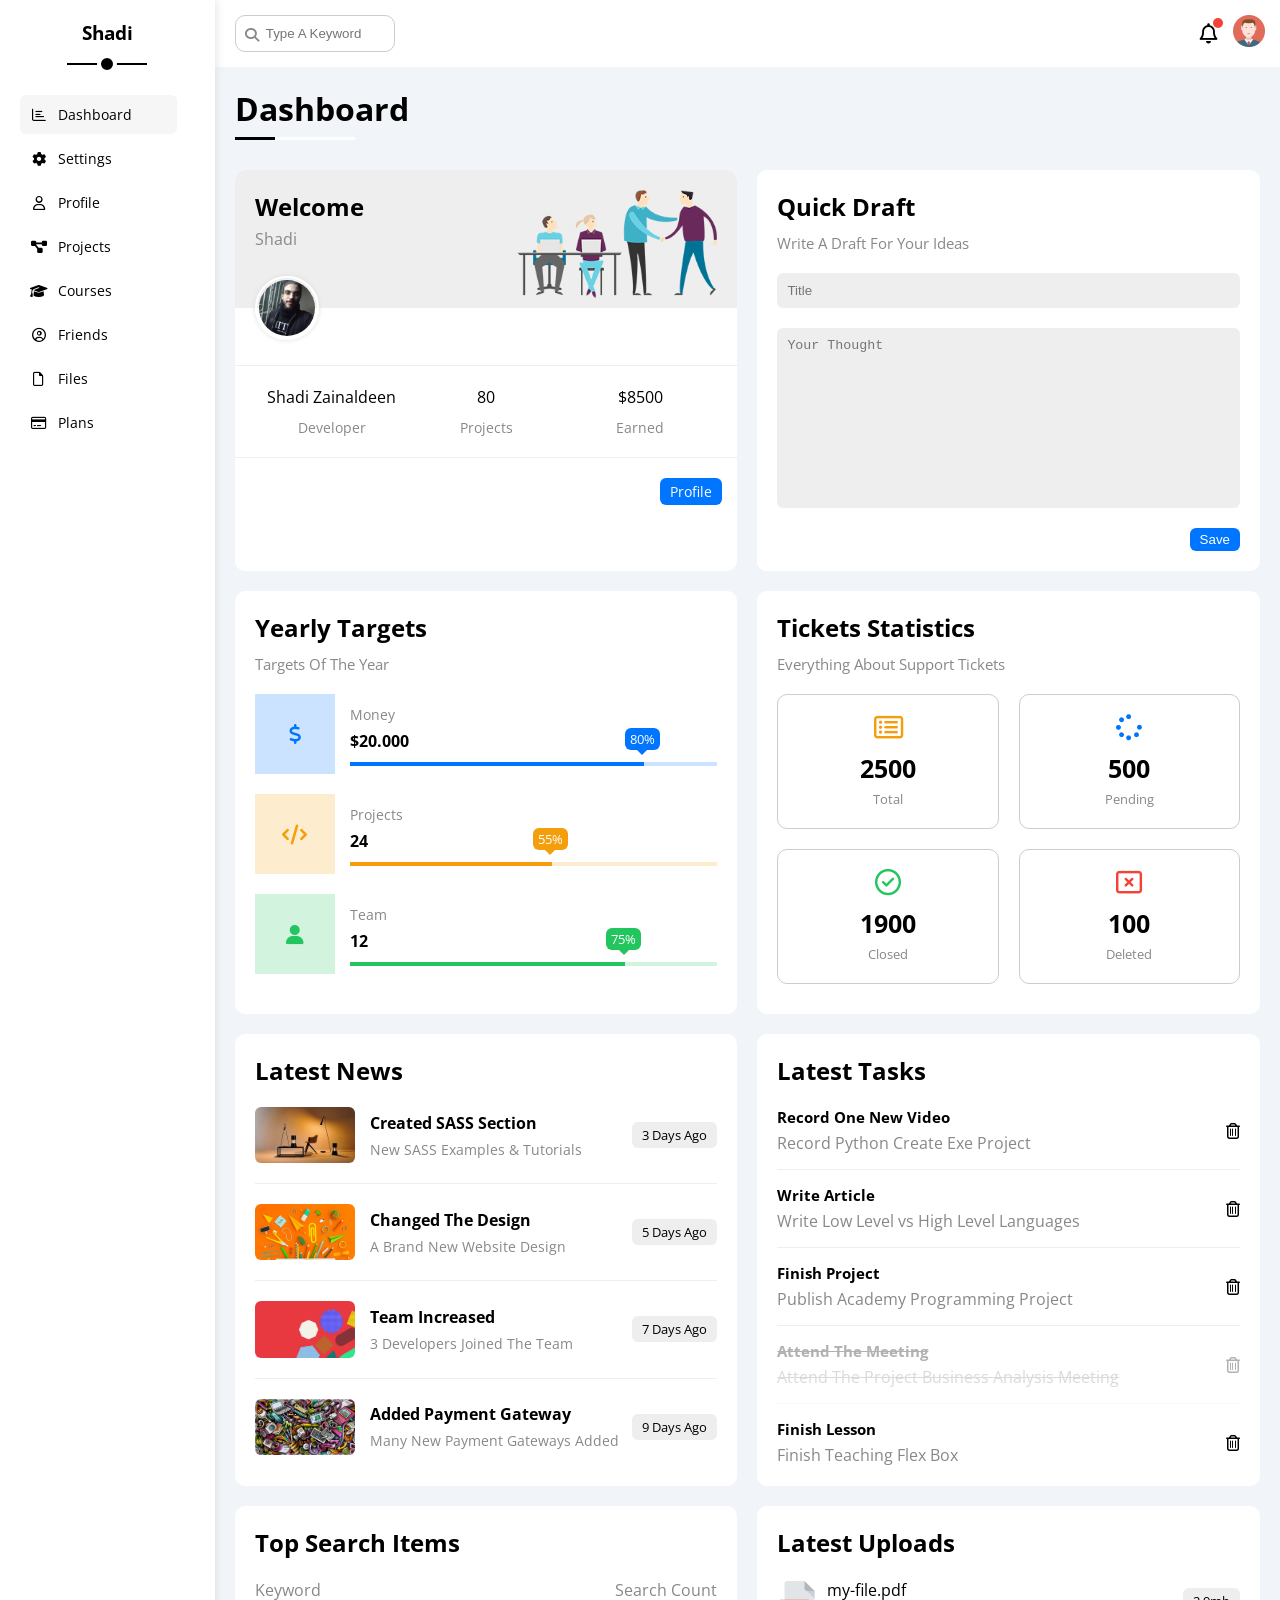
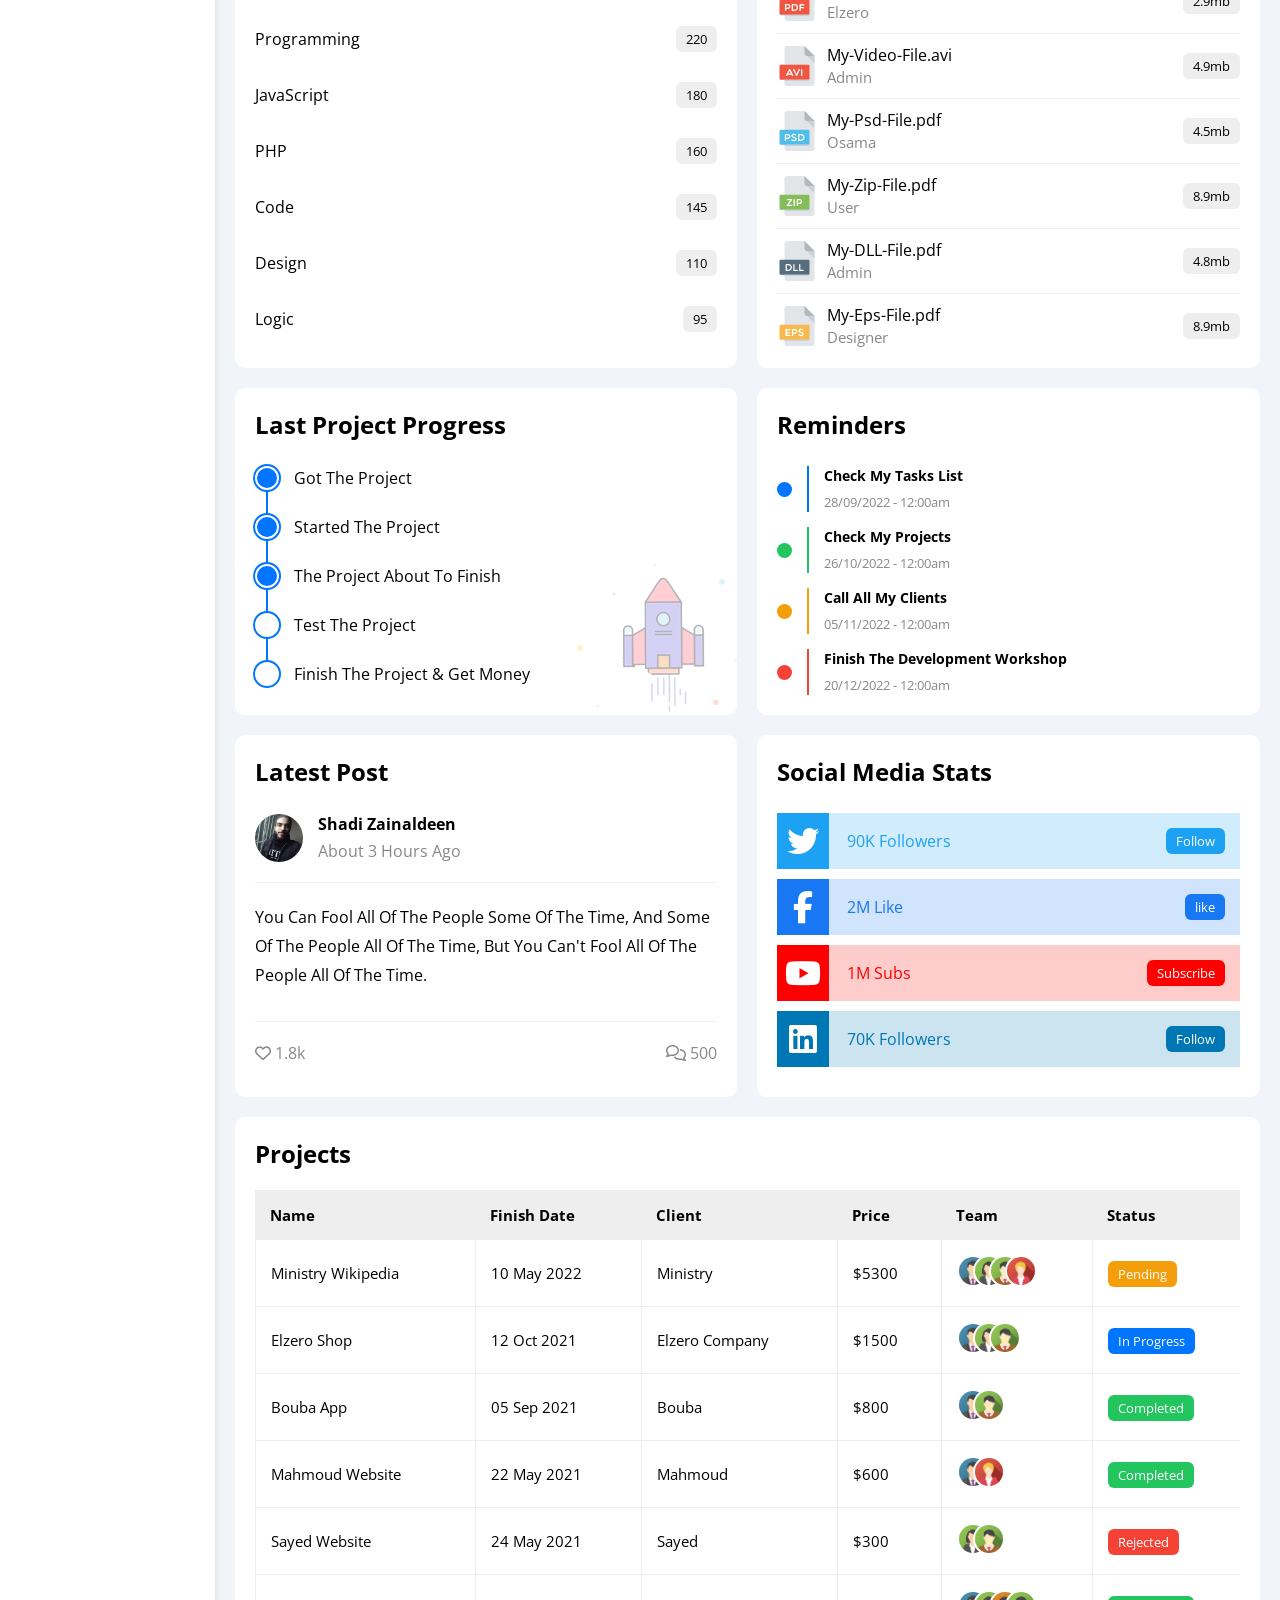
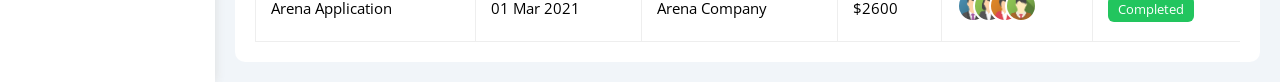
<file: index.html>
<!DOCTYPE html>
<html lang="en">
    <head>
        <meta charset="UTF-8" />
        <meta http-equiv="X-UA-Compatible" content="IE=edge" />
        <meta name="viewport" content="width=device-width, initial-scale=1.0" />
        <title>Shadi</title>

        <!-- font awesome -->
        <link rel="stylesheet" href="Css/all.min.css" />
        <!-- google fonts -->
        <link rel="preconnect" href="https://fonts.googleapis.com" />
        <link rel="preconnect" href="https://fonts.gstatic.com" crossorigin />
        <link
            href="https://fonts.googleapis.com/css2?family=Open+Sans:wght@300;500&display=swap"
            rel="stylesheet" />
        <!-- framework -->
        <link rel="stylesheet" href="Css/framework.css" />
        <!-- main css file -->
        <link rel="stylesheet" href="Css/main.css" />
    </head>
    <body>
        <div class="page d-flex">
            <div class="sidebar bg-white p-20 p-rel">
                <h3 class="logo p-rel txt-c mt-0">Shadi</h3>
                <ul class="links">
                    <li>
                        <a
                            class="active d-flex align-center fs-14 c-black r-6 p-10"
                            href="index.html">
                            <i class="fa-regular fa-chart-bar fa-fw"></i>
                            <span class="hide-mob">Dashboard</span>
                        </a>
                    </li>

                    <li>
                        <a
                            class="d-flex align-center fs-14 c-black r-6 p-10"
                            href="settings.html">
                            <i class="fa-solid fa-gear fa-fw"></i>
                            <span class="hide-mob">Settings</span>
                        </a>
                    </li>
                    <li>
                        <a
                            class="d-flex align-center fs-14 c-black r-6 p-10"
                            href="profile.html">
                            <i class="fa-regular fa-user fa-fw"></i>
                            <span class="hide-mob">Profile</span>
                        </a>
                    </li>
                    <li>
                        <a
                            class="d-flex align-center fs-14 c-black r-6 p-10"
                            href="projects.html">
                            <i class="fa-solid fa-diagram-project fa-fw"></i>
                            <span class="hide-mob">Projects</span>
                        </a>
                    </li>
                    <li>
                        <a
                            class="d-flex align-center fs-14 c-black r-6 p-10"
                            href="courses.html">
                            <i class="fa-solid fa-graduation-cap fa-fw"></i>
                            <span class="hide-mob">Courses</span>
                        </a>
                    </li>
                    <li>
                        <a
                            class="d-flex align-center fs-14 c-black r-6 p-10"
                            href="friends.html">
                            <i class="fa-regular fa-circle-user fa-fw"></i>
                            <span class="hide-mob">Friends</span>
                        </a>
                    </li>
                    <li>
                        <a
                            class="d-flex align-center fs-14 c-black r-6 p-10"
                            href="files.html">
                            <i class="fa-regular fa-file fa-fw"></i>
                            <span class="hide-mob">Files</span>
                        </a>
                    </li>
                    <li>
                        <a
                            class="d-flex align-center fs-14 c-black r-6 p-10"
                            href="plans.html">
                            <i class="fa-regular fa-credit-card fa-fw"></i>
                            <span class="hide-mob">Plans</span>
                        </a>
                    </li>
                </ul>
            </div>

            <!-- Start Content -->
            <div class="content w-full flow-hidden">
                <!-- Start Head -->
                <header class="header p-15 between-flex bg-white">
                    <div class="search p-rel">
                        <input
                            class="p-10"
                            type="text"
                            placeholder="Type A Keyword" />
                    </div>

                    <div class="icon d-flex align-center">
                        <span class="notification p-rel">
                            <i class="fa-regular fa-bell fa-lg"></i> </span
                        ><a href="profile.html"
                            ><img src="Media/avatar.png" alt=""
                        /></a>
                    </div>
                </header>
                <!-- End Head -->

                <!-- Start Widget -->
                <h1 class="main-title">Dashboard</h1>
                <div class="wrapper d-grid gap-20">
                    <!-- Welcome -->
                    <div
                        class="welcome bg-white r-10 txt-c-mobile block-mobile flow-hidden">
                        <div class="intro p-20 bg-eee d-flex space-between">
                            <div class="text">
                                <h2 class="m-0">Welcome</h2>
                                <p class="c-gray mt-5">Shadi</p>
                            </div>
                            <img
                                src="Media/welcome.png"
                                alt=""
                                class="hide-mob" />
                        </div>
                        <img class="avatar" src="Media/avatar.jpg" alt="" />
                        <div
                            class="body p-rel d-flex txt-c p-20 mt-20 mb-20 block-mobile">
                            <div>
                                Shadi Zainaldeen<span
                                    class="d-block c-gray fs-14 mt-10"
                                    >Developer</span
                                >
                            </div>
                            <div>
                                80<span class="d-block c-gray fs-14 mt-10"
                                    >Projects</span
                                >
                            </div>
                            <div>
                                $8500
                                <span class="d-block c-gray fs-14 mt-10"
                                    >Earned</span
                                >
                            </div>
                        </div>
                        <a
                            class="visit d-block fs-14 r-6 bg-blue c-white w-fit btn-shape"
                            href="profile.html"
                            >Profile</a
                        >
                    </div>

                    <!-- Quick Draft -->
                    <div class="draft widget-shape">
                        <h2 class="mt-0 mb-10">Quick Draft</h2>
                        <p class="c-gray mt-0 mb-20 fs-15">
                            Write A Draft For Your Ideas
                        </p>

                        <form action="">
                            <input
                                class="d-block w-full mb-20 p-10 bg-eee r-6 border-none"
                                type="text"
                                placeholder="Title" />
                            <textarea
                                class="d-block mb-20 p-10 bg-eee r-6 w-full border-none"
                                name=""
                                id=""
                                placeholder="Your Thought"></textarea>
                            <input
                                class="c-white bg-blue border-none d-block w-fit btn-shape"
                                type="submit"
                                value="Save" />
                        </form>
                    </div>

                    <!-- Yearly Targets -->
                    <div class="targets widget-shape">
                        <h2 class="mt-0 mb-10">Yearly Targets</h2>
                        <p class="fs-15 c-gray mt-0 mb-20">
                            Targets Of The Year
                        </p>

                        <div class="line center-flex mb-20 blue">
                            <div class="icon center-flex">
                                <i
                                    class="fa-solid fa-dollar-sign fa-lg c-blue"></i>
                            </div>
                            <div class="info">
                                <span class="c-gray fs-14 m-0">Money</span>
                                <span class="d-block mt-5 fw-bold"
                                    >$20.000</span
                                >
                                <div class="prog-container w-full mt-10">
                                    <div
                                        class="progress bg-blue blue p-rel"
                                        style="width: 80%">
                                        <span class="bg-blue">80%</span>
                                    </div>
                                </div>
                            </div>
                        </div>
                        <div class="line center-flex mb-20 orange">
                            <div class="icon center-flex">
                                <i class="fa-solid fa-code fa-lg c-orange"></i>
                            </div>
                            <div class="info">
                                <span class="c-gray fs-14 m-0">Projects</span>
                                <span class="d-block mt-5 fw-bold">24</span>
                                <div class="prog-container w-full mt-10">
                                    <div
                                        class="progress bg-orange orange p-rel"
                                        style="width: 55%">
                                        <span class="bg-orange">55%</span>
                                    </div>
                                </div>
                            </div>
                        </div>
                        <div class="line center-flex mb-20 green">
                            <div class="icon center-flex">
                                <i class="fa-solid fa-user fa-lg c-green"></i>
                            </div>
                            <div class="info">
                                <span class="c-gray fs-14 m-0">Team</span>
                                <span class="d-block mt-5 fw-bold">12</span>
                                <div class="prog-container w-full mt-10">
                                    <div
                                        class="progress bg-green green p-rel"
                                        style="width: 75%">
                                        <span class="bg-green">75%</span>
                                    </div>
                                </div>
                            </div>
                        </div>
                    </div>

                    <!-- Tickets Statistics -->
                    <div class="tickets widget-shape">
                        <h2 class="mt-0 mb-10">Tickets Statistics</h2>
                        <p class="c-gray fs-15 mt-0 mb-20">
                            Everything About Support Tickets
                        </p>
                        <div class="d-flex txt-c gap-20 f-wrap">
                            <div class="box fs-13 c-gray r-10 p-20">
                                <i
                                    class="fa-regular fa-rectangle-list fa-2x mb-10 c-orange"></i>
                                <span class="mb-5 fs-25 fw-bold c-black d-block"
                                    >2500</span
                                >
                                Total
                            </div>
                            <div class="box fs-13 c-gray r-10 p-20">
                                <i
                                    class="fa-solid fa-spinner fa-2x mb-10 c-blue"></i>
                                <span class="mb-5 fs-25 fw-bold c-black d-block"
                                    >500</span
                                >
                                Pending
                            </div>
                            <div class="box fs-13 c-gray r-10 p-20">
                                <i
                                    class="fa-regular fa-circle-check fa-2x mb-10 c-green"></i>
                                <span class="mb-5 fs-25 fw-bold c-black d-block"
                                    >1900</span
                                >
                                Closed
                            </div>
                            <div class="box fs-13 c-gray r-10 p-20">
                                <i
                                    class="fa-regular fa-rectangle-xmark fa-2x mb-10 c-red"></i>
                                <span class="mb-5 fs-25 fw-bold c-black d-block"
                                    >100</span
                                >
                                Deleted
                            </div>
                        </div>
                    </div>

                    <!-- Latest News -->
                    <div class="news widget-shape txt-c-mobile">
                        <h2 class="mt-0 mb-20">Latest News</h2>
                        <div class="row d-flex align-center block-mobile">
                            <img src="Media/news-01.png" alt="" class="r-6" />
                            <div class="info">
                                <h3>Created SASS Section</h3>
                                <p class="c-gray fs-14 m-0">
                                    New SASS Examples & Tutorials
                                </p>
                            </div>
                            <div class="time fs-13 bg-eee btn-shape w-fit">
                                3 Days Ago
                            </div>
                        </div>
                        <div class="row d-flex align-center block-mobile">
                            <img src="Media/news-02.png" alt="" class="r-6" />
                            <div class="info">
                                <h3>Changed The Design</h3>
                                <p class="c-gray fs-14 m-0">
                                    A Brand New Website Design
                                </p>
                            </div>
                            <div class="time fs-13 bg-eee btn-shape w-fit">
                                5 Days Ago
                            </div>
                        </div>
                        <div class="row d-flex align-center block-mobile">
                            <img src="Media/news-03.png" alt="" class="r-6" />
                            <div class="info">
                                <h3>Team Increased</h3>
                                <p class="c-gray fs-14 m-0">
                                    3 Developers Joined The Team
                                </p>
                            </div>
                            <div class="time fs-13 bg-eee btn-shape w-fit">
                                7 Days Ago
                            </div>
                        </div>
                        <div class="row d-flex align-center block-mobile">
                            <img src="Media/news-04.png" alt="" class="r-6" />
                            <div class="info">
                                <h3>Added Payment Gateway</h3>
                                <p class="c-gray fs-14 m-0">
                                    Many New Payment Gateways Added
                                </p>
                            </div>
                            <div class="time fs-13 bg-eee btn-shape w-fit">
                                9 Days Ago
                            </div>
                        </div>
                    </div>

                    <!-- Latest Tasks -->
                    <div class="tasks widget-shape">
                        <h2 class="mt-0 mb-20">Latest Tasks</h2>
                        <div class="row between-flex">
                            <div class="info">
                                <h3 class="mt-0 mb-5 fs-15">
                                    Record One New Video
                                </h3>
                                <p class="m-0 c-gray">
                                    Record Python Create Exe Project
                                </p>
                            </div>
                            <i class="fa-regular fa-trash-can delete"></i>
                        </div>
                        <div class="row between-flex">
                            <div class="info">
                                <h3 class="mt-0 mb-5 fs-15">Write Article</h3>
                                <p class="m-0 c-gray">
                                    Write Low Level vs High Level Languages
                                </p>
                            </div>
                            <i class="fa-regular fa-trash-can delete"></i>
                        </div>
                        <div class="row between-flex">
                            <div class="info">
                                <h3 class="mt-0 mb-5 fs-15">Finish Project</h3>
                                <p class="m-0 c-gray">
                                    Publish Academy Programming Project
                                </p>
                            </div>
                            <i class="fa-regular fa-trash-can delete"></i>
                        </div>
                        <div class="row between-flex done">
                            <div class="info">
                                <h3 class="mt-0 mb-5 fs-15">
                                    Attend The Meeting
                                </h3>
                                <p class="m-0 c-gray">
                                    Attend The Project Business Analysis Meeting
                                </p>
                            </div>
                            <i class="fa-regular fa-trash-can delete"></i>
                        </div>
                        <div class="row between-flex">
                            <div class="info">
                                <h3 class="mt-0 mb-5 fs-15">Finish Lesson</h3>
                                <p class="m-0 c-gray">
                                    Finish Teaching Flex Box
                                </p>
                            </div>
                            <i class="fa-regular fa-trash-can delete"></i>
                        </div>
                    </div>

                    <!-- Top Search Items -->
                    <div class="top-search widget-shape">
                        <h2 class="mt-0 mb-20">Top Search Items</h2>
                        <div class="items-head c-gray between-flex mb-10">
                            <div class="m-0">Keyword</div>
                            <span>Search Count</span>
                        </div>
                        <div class="row between-flex pt-15 pb-15">
                            <span class="m-0">Programming</span>
                            <span class="btn-shape bg-eee fs-13">220</span>
                        </div>
                        <div class="row between-flex pt-15 pb-15">
                            <span class="m-0">JavaScript</span>
                            <span class="btn-shape bg-eee fs-13">180</span>
                        </div>
                        <div class="row between-flex pt-15 pb-15">
                            <span class="m-0">PHP </span>
                            <span class="btn-shape bg-eee fs-13">160</span>
                        </div>
                        <div class="row between-flex pt-15 pb-15">
                            <span class="m-0">Code </span>
                            <span class="btn-shape bg-eee fs-13">145 </span>
                        </div>
                        <div class="row between-flex pt-15 pb-15">
                            <span class="m-0">Design</span>
                            <span class="btn-shape bg-eee fs-13">110</span>
                        </div>
                        <div class="row between-flex pt-15 pb-15">
                            <span class="m-0">Logic </span>
                            <span class="btn-shape bg-eee fs-13">95</span>
                        </div>
                    </div>

                    <!-- Latest Uploads -->
                    <div class="uploads widget-shape">
                        <h2 class="mt-0 mb-20">Latest Uploads</h2>
                        <ul>
                            <li class="row between-flex mb-10 pb-10">
                                <img src="Media/pdf.svg" alt="" class="mr-10" />
                                <div class="info">
                                    <p class="m-0">my-file.pdf</p>
                                    <span class="fs-15 c-gray">Elzero</span>
                                </div>

                                <div class="btn-shape bg-eee fs-13">2.9mb</div>
                            </li>
                            <li class="row between-flex mb-10 pb-10">
                                <img src="Media/avi.svg" alt="" class="mr-10" />
                                <div class="info">
                                    <p class="m-0">My-Video-File.avi</p>
                                    <span class="fs-15 c-gray">Admin</span>
                                </div>

                                <div class="btn-shape bg-eee fs-13">4.9mb</div>
                            </li>
                            <li class="row between-flex mb-10 pb-10">
                                <img src="Media/psd.svg" alt="" class="mr-10" />
                                <div class="info">
                                    <p class="m-0">My-Psd-File.pdf</p>
                                    <span class="fs-15 c-gray">Osama</span>
                                </div>

                                <div class="btn-shape bg-eee fs-13">4.5mb</div>
                            </li>
                            <li class="row between-flex mb-10 pb-10">
                                <img src="Media/zip.svg" alt="" class="mr-10" />
                                <div class="info">
                                    <p class="m-0">My-Zip-File.pdf</p>
                                    <span class="fs-15 c-gray">User</span>
                                </div>

                                <div class="btn-shape bg-eee fs-13">8.9mb</div>
                            </li>
                            <li class="row between-flex mb-10 pb-10">
                                <img src="Media/dll.svg" alt="" class="mr-10" />
                                <div class="info">
                                    <p class="m-0">My-DLL-File.pdf</p>
                                    <span class="fs-15 c-gray">Admin</span>
                                </div>

                                <div class="btn-shape bg-eee fs-13">4.8mb</div>
                            </li>
                            <li class="row between-flex">
                                <img src="Media/eps.svg" alt="" class="mr-10" />
                                <div class="info">
                                    <p class="m-0">My-Eps-File.pdf</p>
                                    <span class="fs-15 c-gray">Designer</span>
                                </div>

                                <div class="btn-shape bg-eee fs-13">8.9mb</div>
                            </li>
                        </ul>
                    </div>

                    <!-- Latest Project Progress -->
                    <div class="project-progress widget-shape p-rel">
                        <h2 class="mt-0 mb-20">Last Project Progress</h2>
                        <ul class="m-0 p-rel">
                            <li class="row d-flex align-center mt-25 done">
                                Got The Project
                            </li>
                            <li class="row d-flex align-center mt-25 done">
                                Started The Project
                            </li>
                            <li class="row d-flex align-center mt-25 done">
                                The Project About To Finish
                            </li>
                            <li class="row d-flex align-center mt-25 current">
                                Test The Project
                            </li>
                            <li class="row d-flex align-center mt-25">
                                Finish The Project & Get Money
                            </li>
                        </ul>
                        <img src="Media/project.png" alt="" class="hide-mob" />
                    </div>

                    <!-- Reminders -->
                    <div class="reminder widget-shape">
                        <h2 class="mt-0 mb-25">Reminders</h2>
                        <ul>
                            <li class="d-flex align-center mt-15">
                                <span
                                    class="key bg-blue d-block mr-15 r-half"></span>
                                <div class="pl-15 blue">
                                    <p class="fs-14 fw-bold mt-0 mb-5">
                                        Check My Tasks List
                                    </p>
                                    <span class="c-gray fs-13"
                                        >28/09/2022 - 12:00am</span
                                    >
                                </div>
                            </li>
                            <li class="d-flex align-center mt-15">
                                <span
                                    class="key bg-green d-block mr-15 r-half"></span>
                                <div class="pl-15 green">
                                    <p class="fs-14 fw-bold mt-0 mb-5">
                                        Check My Projects
                                    </p>
                                    <span class="c-gray fs-13"
                                        >26/10/2022 - 12:00am</span
                                    >
                                </div>
                            </li>
                            <li class="d-flex align-center mt-15">
                                <span
                                    class="key bg-orange d-block mr-15 r-half"></span>
                                <div class="pl-15 orange">
                                    <p class="fs-14 fw-bold mt-0 mb-5">
                                        Call All My Clients
                                    </p>
                                    <span class="c-gray fs-13"
                                        >05/11/2022 - 12:00am</span
                                    >
                                </div>
                            </li>
                            <li class="d-flex align-center mt-15">
                                <span
                                    class="key bg-red d-block mr-15 r-half"></span>
                                <div class="pl-15 red">
                                    <p class="fs-14 fw-bold mt-0 mb-5">
                                        Finish The Development Workshop
                                    </p>
                                    <span class="c-gray fs-13"
                                        >20/12/2022 - 12:00am</span
                                    >
                                </div>
                            </li>
                        </ul>
                    </div>

                    <!-- Latest Post -->
                    <div class="post widget-shape">
                        <h2 class="mt-0 mb-25">Latest Post</h2>
                        <div class="head d-flex align-center">
                            <img
                                src="Media/avatar.jpg"
                                alt=""
                                class="avatar mr-15 r-half" />
                            <div class="info">
                                <span class="d-block mb-5 fw-bold"
                                    >Shadi Zainaldeen</span
                                >
                                <span class="c-gray">About 3 Hours Ago</span>
                            </div>
                        </div>
                        <article
                            class="article mb-20 mt-20 pt-20 pb-20 txt-c-mobile">
                            You can fool all of the people some of the time, and
                            some of the people all of the time, but you can't
                            fool all of the people all of the time.
                        </article>
                        <div class="footer between-flex c-gray">
                            <div>
                                <i class="fa-regular fa-heart"></i>
                                <span>1.8k</span>
                            </div>
                            <div>
                                <i class="fa-regular fa-comments"></i>
                                <span>500</span>
                            </div>
                        </div>
                    </div>

                    <!-- Social Media -->
                    <div class="social-media widget-shape">
                        <h2 class="mt-0 mb-25">Social Media Stats</h2>

                        <div class="box twitter p-15 between-flex mb-10 p-rel">
                            <i
                                class="fa-brands fa-twitter fa-2x c-white center-flex h-full"></i>
                            <span>90K Followers</span>
                            <a href="#" class="btn-shape c-white fs-13"
                                >Follow</a
                            >
                        </div>
                        <div class="box facebook p-15 between-flex mb-10 p-rel">
                            <i
                                class="fa-brands fa-facebook-f fa-2x c-white center-flex h-full"></i>
                            <span>2M Like</span>
                            <a href="#" class="btn-shape c-white fs-13">like</a>
                        </div>
                        <div class="box youtube p-15 between-flex mb-10 p-rel">
                            <i
                                class="fa-brands fa-youtube fa-2x c-white center-flex h-full"></i>
                            <span>1M Subs</span>
                            <a href="#" class="btn-shape c-white fs-13"
                                >Subscribe</a
                            >
                        </div>
                        <div class="box linkedin p-15 between-flex mb-10 p-rel">
                            <i
                                class="fa-brands fa-linkedin fa-2x c-white center-flex h-full"></i>
                            <span>70K Followers</span>
                            <a href="#" class="btn-shape c-white fs-13"
                                >Follow</a
                            >
                        </div>
                    </div>
                </div>
                <!-- Projects Table -->
                <div class="projects widget-shape m-20">
                    <h2 class="mt-0 mb-20">Projects</h2>
                    <div class="responsive-table">
                        <table class="fs-15 w-full">
                            <thead>
                                <tr>
                                    <td>Name</td>
                                    <td>Finish Date</th>
                                    <td>Client</th>
                                    <td>Price</th>
                                    <td>Team</th>
                                    <td>Status</th>
                                </tr>
                            </thead>
                            <tbody>
                                <tr>
                                    <td>
                                        Ministry Wikipedia
                                    </td>
                                    <td>10 May 2022</td>
                                    <td>Ministry</td>
                                    <td>$5300</td>
                                    <td>
                                        <img src="Media/team-01.png" alt="" />
                                        <img src="Media/team-02.png" alt="" />
                                        <img src="Media/team-03.png" alt="" />
                                        <img src="Media/team-05.png" alt="" />
                                    </td>
                                    <td>
                                        <span
                                            class="label btn-shape c-white pending"
                                            >Pending</span
                                        >
                                    </td>
                                </tr>
                                <tr>
                                    <td>
                                        Elzero Shop
                                    </td>
                                    <td>12 Oct 2021</td>
                                    <td>Elzero Company</td>
                                    <td>$1500</td>
                                    <td>
                                        <img src="Media/team-01.png" alt="" />
                                        <img src="Media/team-02.png" alt="" />
                                        <img src="Media/team-03.png" alt="" />
                                    </td>
                                    <td>
                                        <span
                                            class="label btn-shape c-white progress"
                                            >In Progress</span
                                        >
                                    </td>
                                </tr>
                                <tr>
                                    <td>
                                        Bouba App
                                    </td>
                                    <td>05 Sep 2021</td>
                                    <td>Bouba</td>
                                    <td>$800</td>
                                    <td>
                                        <img src="Media/team-01.png" alt="" />
                                        <img src="Media/team-03.png" alt="" />
                                    </td>
                                    <td>
                                        <span
                                            class="label btn-shape c-white completed"
                                            >Completed</span
                                        >
                                    </td>
                                </tr>
                                <tr>
                                    <td>
                                        Mahmoud Website
                                    </td>
                                    <td>22 May 2021</td>
                                    <td>Mahmoud</td>
                                    <td>$600</td>
                                    <td>
                                        <img src="Media/team-01.png" alt="" />
                                        <img src="Media/team-05.png" alt="" />
                                    </td>
                                    <td>
                                        <span
                                            class="label btn-shape c-white completed"
                                            >Completed</span
                                        >
                                    </td>
                                </tr>
                                <tr>
                                    <td>
                                        Sayed Website
                                    </td>
                                    <td>24 May 2021</td>
                                    <td>Sayed</td>
                                    <td>$300</td>
                                    <td>
                                        <img src="Media/team-02.png" alt="" />
                                        <img src="Media/team-03.png" alt="" />
                                    </td>
                                    <td>
                                        <span
                                            class="label btn-shape c-white rejected"
                                            >Rejected</span
                                        >
                                    </td>
                                </tr>
                                <tr>
                                    <td>
                                        Arena Application
                                    </td>
                                    <td>01 Mar 2021</td>
                                    <td>Arena Company</td>
                                    <td>$2600</td>
                                    <td>
                                        <img src="Media/team-01.png" alt="" />
                                        <img src="Media/team-02.png" alt="" />
                                        <img src="Media/team-04.png" alt="" />
                                        <img src="Media/team-03.png" alt="" />
                                    </td>
                                    <td>
                                        <span
                                            class="label btn-shape c-white completed"
                                            >Completed</span
                                        >
                                    </td>
                                </tr>
                            </tbody>
                        </table>
                    </div>
                </div>
                <!-- End cards -->
            </div>
        </div>
    </body>
</html>
</file>
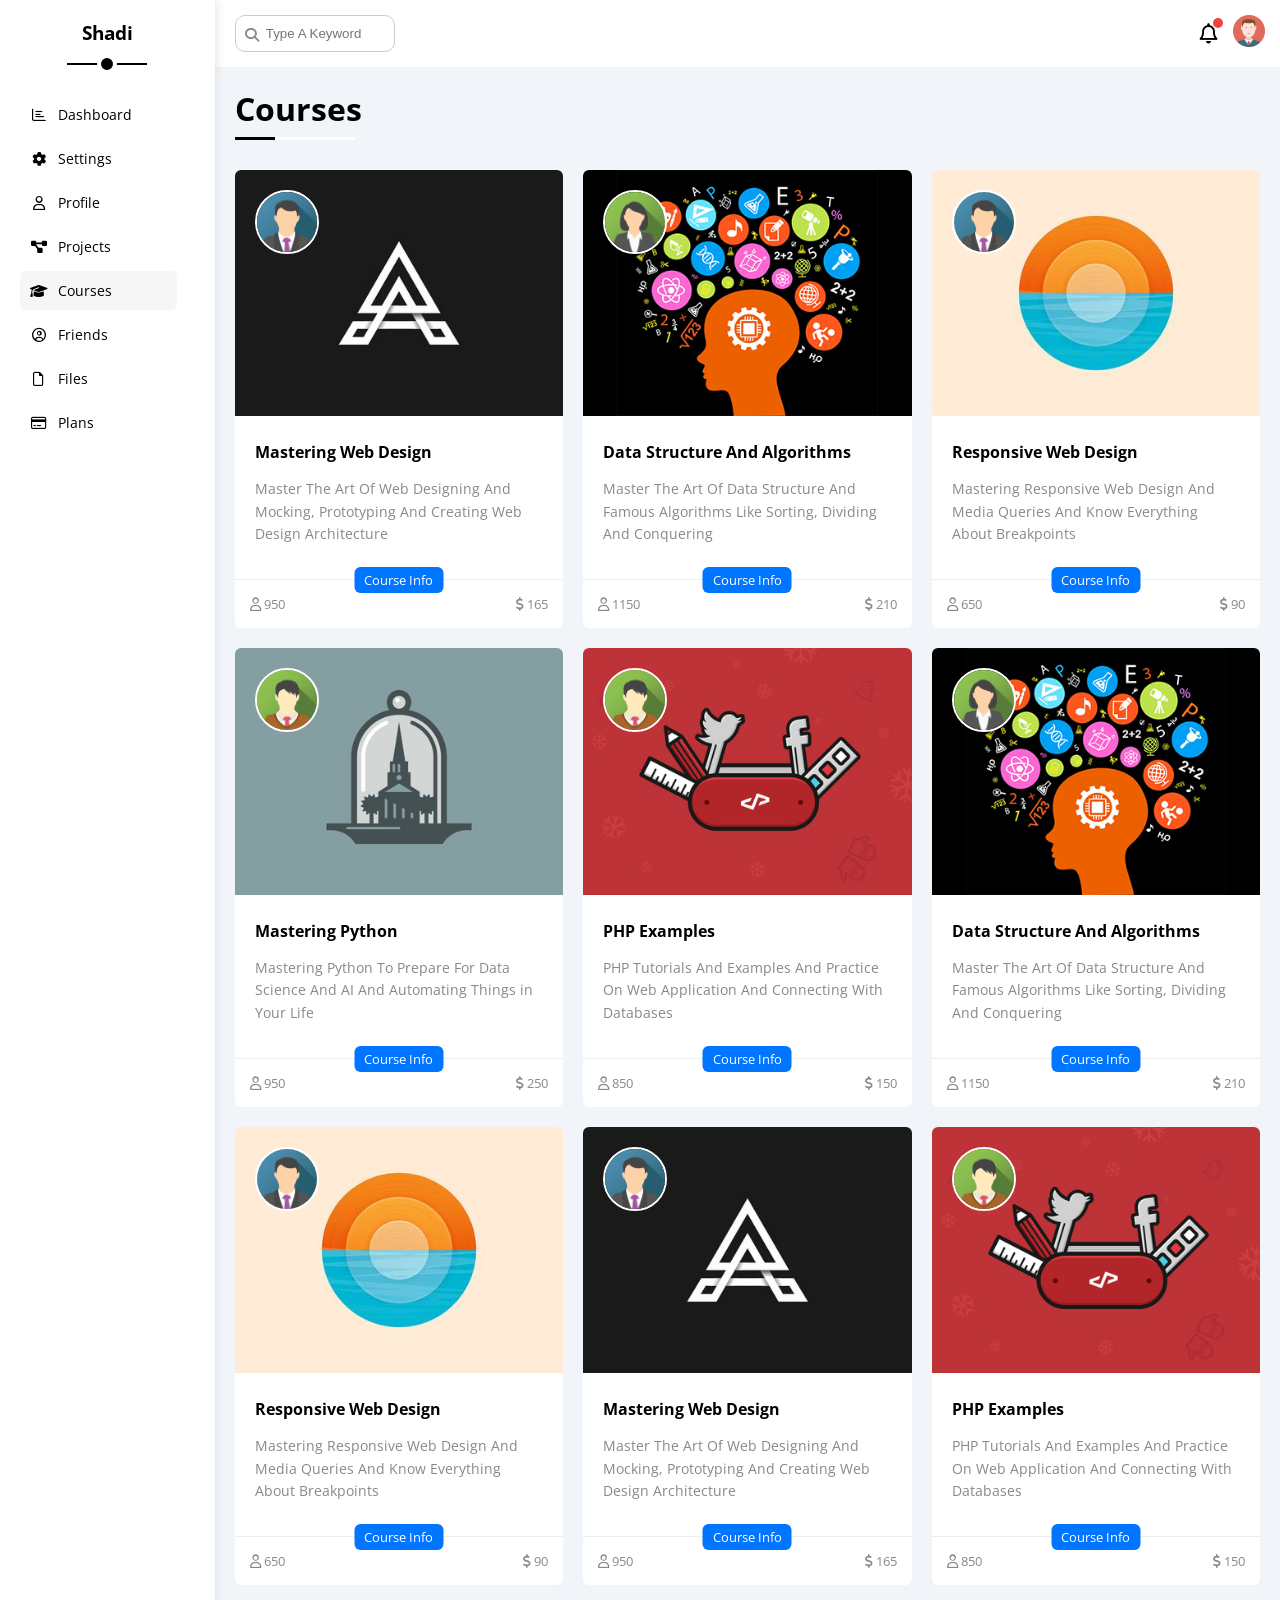
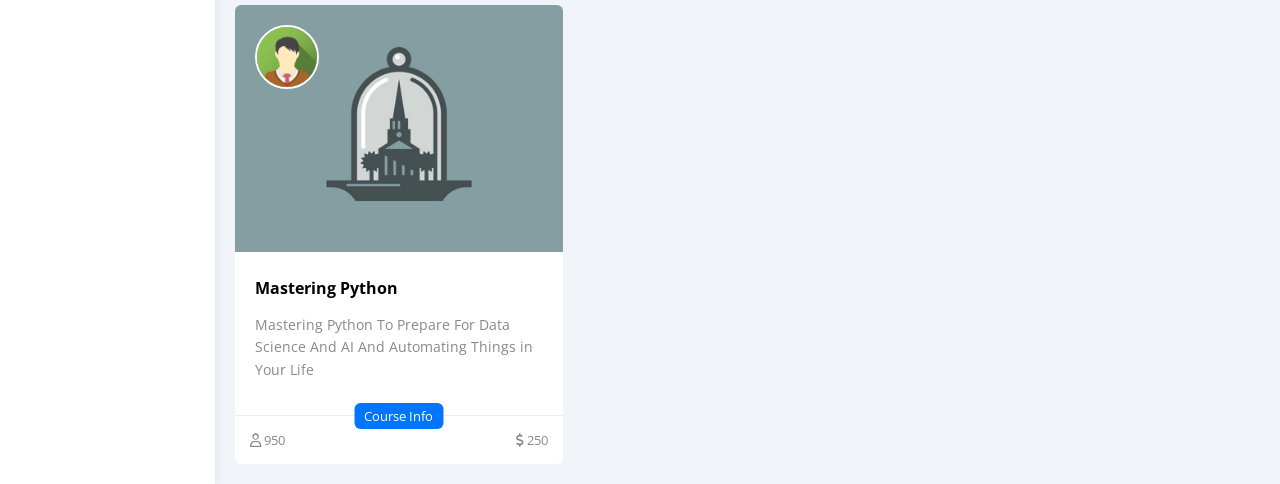
<file: courses.html>
<!DOCTYPE html>
<html lang="en">
    <head>
        <meta charset="UTF-8" />
        <meta http-equiv="X-UA-Compatible" content="IE=edge" />
        <meta name="viewport" content="width=device-width, initial-scale=1.0" />
        <title>Shadi</title>
        <link rel="stylesheet" href="Css/all.min.css" />
        <link rel="preconnect" href="https://fonts.googleapis.com" />
        <link rel="preconnect" href="https://fonts.gstatic.com" crossorigin />
        <link
            href="https://fonts.googleapis.com/css2?family=Open+Sans:wght@300;500&display=swap"
            rel="stylesheet" />
        <link rel="stylesheet" href="Css/framework.css" />
        <link rel="stylesheet" href="Css/main.css" />
    </head>
    <body>
        <div class="page d-flex">
            <div class="sidebar bg-white p-20 p-rel">
                <h3 class="logo p-rel txt-c mt-0">Shadi</h3>
                <ul class="links">
                    <li>
                        <a
                            class="d-flex align-center fs-14 c-black r-6 p-10"
                            href="index.html">
                            <i class="fa-regular fa-chart-bar fa-fw"></i>
                            <span class="hide-mob">Dashboard</span>
                        </a>
                    </li>

                    <li>
                        <a
                            class="d-flex align-center fs-14 c-black r-6 p-10"
                            href="settings.html">
                            <i class="fa-solid fa-gear fa-fw"></i>
                            <span class="hide-mob">Settings</span>
                        </a>
                    </li>
                    <li>
                        <a
                            class="d-flex align-center fs-14 c-black r-6 p-10"
                            href="profile.html">
                            <i class="fa-regular fa-user fa-fw"></i>
                            <span class="hide-mob">Profile</span>
                        </a>
                    </li>
                    <li>
                        <a
                            class="d-flex align-center fs-14 c-black r-6 p-10"
                            href="projects.html">
                            <i class="fa-solid fa-diagram-project fa-fw"></i>
                            <span class="hide-mob">Projects</span>
                        </a>
                    </li>
                    <li>
                        <a
                            class="active d-flex align-center fs-14 c-black r-6 p-10"
                            href="courses.html">
                            <i class="fa-solid fa-graduation-cap fa-fw"></i>
                            <span class="hide-mob">Courses</span>
                        </a>
                    </li>
                    <li>
                        <a
                            class="d-flex align-center fs-14 c-black r-6 p-10"
                            href="friends.html">
                            <i class="fa-regular fa-circle-user fa-fw"></i>
                            <span class="hide-mob">Friends</span>
                        </a>
                    </li>
                    <li>
                        <a
                            class="d-flex align-center fs-14 c-black r-6 p-10"
                            href="files.html">
                            <i class="fa-regular fa-file fa-fw"></i>
                            <span class="hide-mob">Files</span>
                        </a>
                    </li>
                    <li>
                        <a
                            class="d-flex align-center fs-14 c-black r-6 p-10"
                            href="plans.html">
                            <i class="fa-regular fa-credit-card fa-fw"></i>
                            <span class="hide-mob">Plans</span>
                        </a>
                    </li>
                </ul>
            </div>

            <!-- Start Content -->
            <div class="content w-full flow-hidden">
                <!-- Start Head -->
                <header class="header p-15 between-flex bg-white">
                    <div class="search p-rel">
                        <input
                            class="p-10"
                            type="text"
                            placeholder="Type A Keyword" />
                    </div>

                    <div class="icon d-flex align-center">
                        <span class="notification p-rel">
                            <i class="fa-regular fa-bell fa-lg"></i> </span
                        ><a href="profile.html"
                            ><img src="Media/avatar.png" alt=""
                        /></a>
                    </div>
                </header>
                <!-- End Head -->

                <h1 class="main-title">Courses</h1>

                <div class="courses-page m-20 d-grid gap-20">
                    <div class="course-card r-6 bg-white flow-hidden p-rel">
                        <img
                            src="Media/course-01.jpg"
                            alt=""
                            class="background" />
                        <img
                            src="Media/team-01.png"
                            alt=""
                            class="instructor" />
                        <div class="p-20">
                            <h4 class="m-0">Mastering Web Design</h4>
                            <p class="description mt-15 c-gray fs-14">
                                Master The Art Of Web Designing And Mocking,
                                Prototyping And Creating Web Design Architecture
                            </p>
                        </div>
                        <div class="footer p-15 p-rel between-flex fs-13">
                            <span
                                class="button bg-blue btn-shape c-white p-abs">
                                Course Info
                            </span>
                            <span class="c-gray">
                                <i class="fa-regular fa-user"></i>
                                950
                            </span>
                            <span class="c-gray">
                                <i class="fa-solid fa-dollar-sign"></i>
                                165
                            </span>
                        </div>
                    </div>

                    <div class="course-card r-6 bg-white flow-hidden p-rel">
                        <img
                            src="Media/course-02.jpg"
                            alt=""
                            class="background" />
                        <img
                            src="Media/team-02.png"
                            alt=""
                            class="instructor" />
                        <div class="p-20">
                            <h4 class="m-0">Data Structure And Algorithms</h4>
                            <p class="description mt-15 c-gray fs-14">
                                Master The Art Of Data Structure And Famous
                                Algorithms Like Sorting, Dividing And Conquering
                            </p>
                        </div>
                        <div class="footer p-15 p-rel between-flex fs-13">
                            <span
                                class="button bg-blue btn-shape c-white p-abs">
                                Course Info
                            </span>
                            <span class="c-gray">
                                <i class="fa-regular fa-user"></i>
                                1150
                            </span>
                            <span class="c-gray">
                                <i class="fa-solid fa-dollar-sign"></i>
                                210
                            </span>
                        </div>
                    </div>

                    <div class="course-card r-6 bg-white flow-hidden p-rel">
                        <img
                            src="Media/course-03.jpg"
                            alt=""
                            class="background" />
                        <img
                            src="Media/team-01.png"
                            alt=""
                            class="instructor" />
                        <div class="p-20">
                            <h4 class="m-0">Responsive Web Design</h4>
                            <p class="description mt-15 c-gray fs-14">
                                Mastering Responsive Web Design And Media
                                Queries And Know Everything About Breakpoints
                            </p>
                        </div>
                        <div class="footer p-15 p-rel between-flex fs-13">
                            <span
                                class="button bg-blue btn-shape c-white p-abs">
                                Course Info
                            </span>
                            <span class="c-gray">
                                <i class="fa-regular fa-user"></i>
                                650
                            </span>
                            <span class="c-gray">
                                <i class="fa-solid fa-dollar-sign"></i>
                                90
                            </span>
                        </div>
                    </div>

                    <div class="course-card r-6 bg-white flow-hidden p-rel">
                        <img
                            src="Media/course-04.jpg"
                            alt=""
                            class="background" />
                        <img
                            src="Media/team-03.png"
                            alt=""
                            class="instructor" />
                        <div class="p-20">
                            <h4 class="m-0">Mastering Python</h4>
                            <p class="description mt-15 c-gray fs-14">
                                Mastering Python To Prepare For Data Science And
                                AI And Automating Things in Your Life
                            </p>
                        </div>
                        <div class="footer p-15 p-rel between-flex fs-13">
                            <span
                                class="button bg-blue btn-shape c-white p-abs">
                                Course Info
                            </span>
                            <span class="c-gray">
                                <i class="fa-regular fa-user"></i>
                                950
                            </span>
                            <span class="c-gray">
                                <i class="fa-solid fa-dollar-sign"></i>
                                250
                            </span>
                        </div>
                    </div>

                    <div class="course-card r-6 bg-white flow-hidden p-rel">
                        <img
                            src="Media/course-05.jpg"
                            alt=""
                            class="background" />
                        <img
                            src="Media/team-03.png"
                            alt=""
                            class="instructor" />
                        <div class="p-20">
                            <h4 class="m-0">PHP Examples</h4>
                            <p class="description mt-15 c-gray fs-14">
                                PHP Tutorials And Examples And Practice On Web
                                Application And Connecting With Databases
                            </p>
                        </div>
                        <div class="footer p-15 p-rel between-flex fs-13">
                            <span
                                class="button bg-blue btn-shape c-white p-abs">
                                Course Info
                            </span>
                            <span class="c-gray">
                                <i class="fa-regular fa-user"></i>
                                850
                            </span>
                            <span class="c-gray">
                                <i class="fa-solid fa-dollar-sign"></i>
                                150
                            </span>
                        </div>
                    </div>

                    <div class="course-card r-6 bg-white flow-hidden p-rel">
                        <img
                            src="Media/course-02.jpg"
                            alt=""
                            class="background" />
                        <img
                            src="Media/team-02.png"
                            alt=""
                            class="instructor" />
                        <div class="p-20">
                            <h4 class="m-0">Data Structure And Algorithms</h4>
                            <p class="description mt-15 c-gray fs-14">
                                Master The Art Of Data Structure And Famous
                                Algorithms Like Sorting, Dividing And Conquering
                            </p>
                        </div>
                        <div class="footer p-15 p-rel between-flex fs-13">
                            <span
                                class="button bg-blue btn-shape c-white p-abs">
                                Course Info
                            </span>
                            <span class="c-gray">
                                <i class="fa-regular fa-user"></i>
                                1150
                            </span>
                            <span class="c-gray">
                                <i class="fa-solid fa-dollar-sign"></i>
                                210
                            </span>
                        </div>
                    </div>

                    <div class="course-card r-6 bg-white flow-hidden p-rel">
                        <img
                            src="Media/course-03.jpg"
                            alt=""
                            class="background" />
                        <img
                            src="Media/team-01.png"
                            alt=""
                            class="instructor" />
                        <div class="p-20">
                            <h4 class="m-0">Responsive Web Design</h4>
                            <p class="description mt-15 c-gray fs-14">
                                Mastering Responsive Web Design And Media
                                Queries And Know Everything About Breakpoints
                            </p>
                        </div>
                        <div class="footer p-15 p-rel between-flex fs-13">
                            <span
                                class="button bg-blue btn-shape c-white p-abs">
                                Course Info
                            </span>
                            <span class="c-gray">
                                <i class="fa-regular fa-user"></i>
                                650
                            </span>
                            <span class="c-gray">
                                <i class="fa-solid fa-dollar-sign"></i>
                                90
                            </span>
                        </div>
                    </div>

                    <div class="course-card r-6 bg-white flow-hidden p-rel">
                        <img
                            src="Media/course-01.jpg"
                            alt=""
                            class="background" />
                        <img
                            src="Media/team-01.png"
                            alt=""
                            class="instructor" />
                        <div class="p-20">
                            <h4 class="m-0">Mastering Web Design</h4>
                            <p class="description mt-15 c-gray fs-14">
                                Master The Art Of Web Designing And Mocking,
                                Prototyping And Creating Web Design Architecture
                            </p>
                        </div>
                        <div class="footer p-15 p-rel between-flex fs-13">
                            <span
                                class="button bg-blue btn-shape c-white p-abs">
                                Course Info
                            </span>
                            <span class="c-gray">
                                <i class="fa-regular fa-user"></i>
                                950
                            </span>
                            <span class="c-gray">
                                <i class="fa-solid fa-dollar-sign"></i>
                                165
                            </span>
                        </div>
                    </div>

                    <div class="course-card r-6 bg-white flow-hidden p-rel">
                        <img
                            src="Media/course-05.jpg"
                            alt=""
                            class="background" />
                        <img
                            src="Media/team-03.png"
                            alt=""
                            class="instructor" />
                        <div class="p-20">
                            <h4 class="m-0">PHP Examples</h4>
                            <p class="description mt-15 c-gray fs-14">
                                PHP Tutorials And Examples And Practice On Web
                                Application And Connecting With Databases
                            </p>
                        </div>
                        <div class="footer p-15 p-rel between-flex fs-13">
                            <span
                                class="button bg-blue btn-shape c-white p-abs">
                                Course Info
                            </span>
                            <span class="c-gray">
                                <i class="fa-regular fa-user"></i>
                                850
                            </span>
                            <span class="c-gray">
                                <i class="fa-solid fa-dollar-sign"></i>
                                150
                            </span>
                        </div>
                    </div>

                    <div class="course-card r-6 bg-white flow-hidden p-rel">
                        <img
                            src="Media/course-04.jpg"
                            alt=""
                            class="background" />
                        <img
                            src="Media/team-03.png"
                            alt=""
                            class="instructor" />
                        <div class="p-20">
                            <h4 class="m-0">Mastering Python</h4>
                            <p class="description mt-15 c-gray fs-14">
                                Mastering Python To Prepare For Data Science And
                                AI And Automating Things in Your Life
                            </p>
                        </div>
                        <div class="footer p-15 p-rel between-flex fs-13">
                            <span
                                class="button bg-blue btn-shape c-white p-abs">
                                Course Info
                            </span>
                            <span class="c-gray">
                                <i class="fa-regular fa-user"></i>
                                950
                            </span>
                            <span class="c-gray">
                                <i class="fa-solid fa-dollar-sign"></i>
                                250
                            </span>
                        </div>
                    </div>
                </div>
            </div>
        </div>
    </body>
</html>
</file>
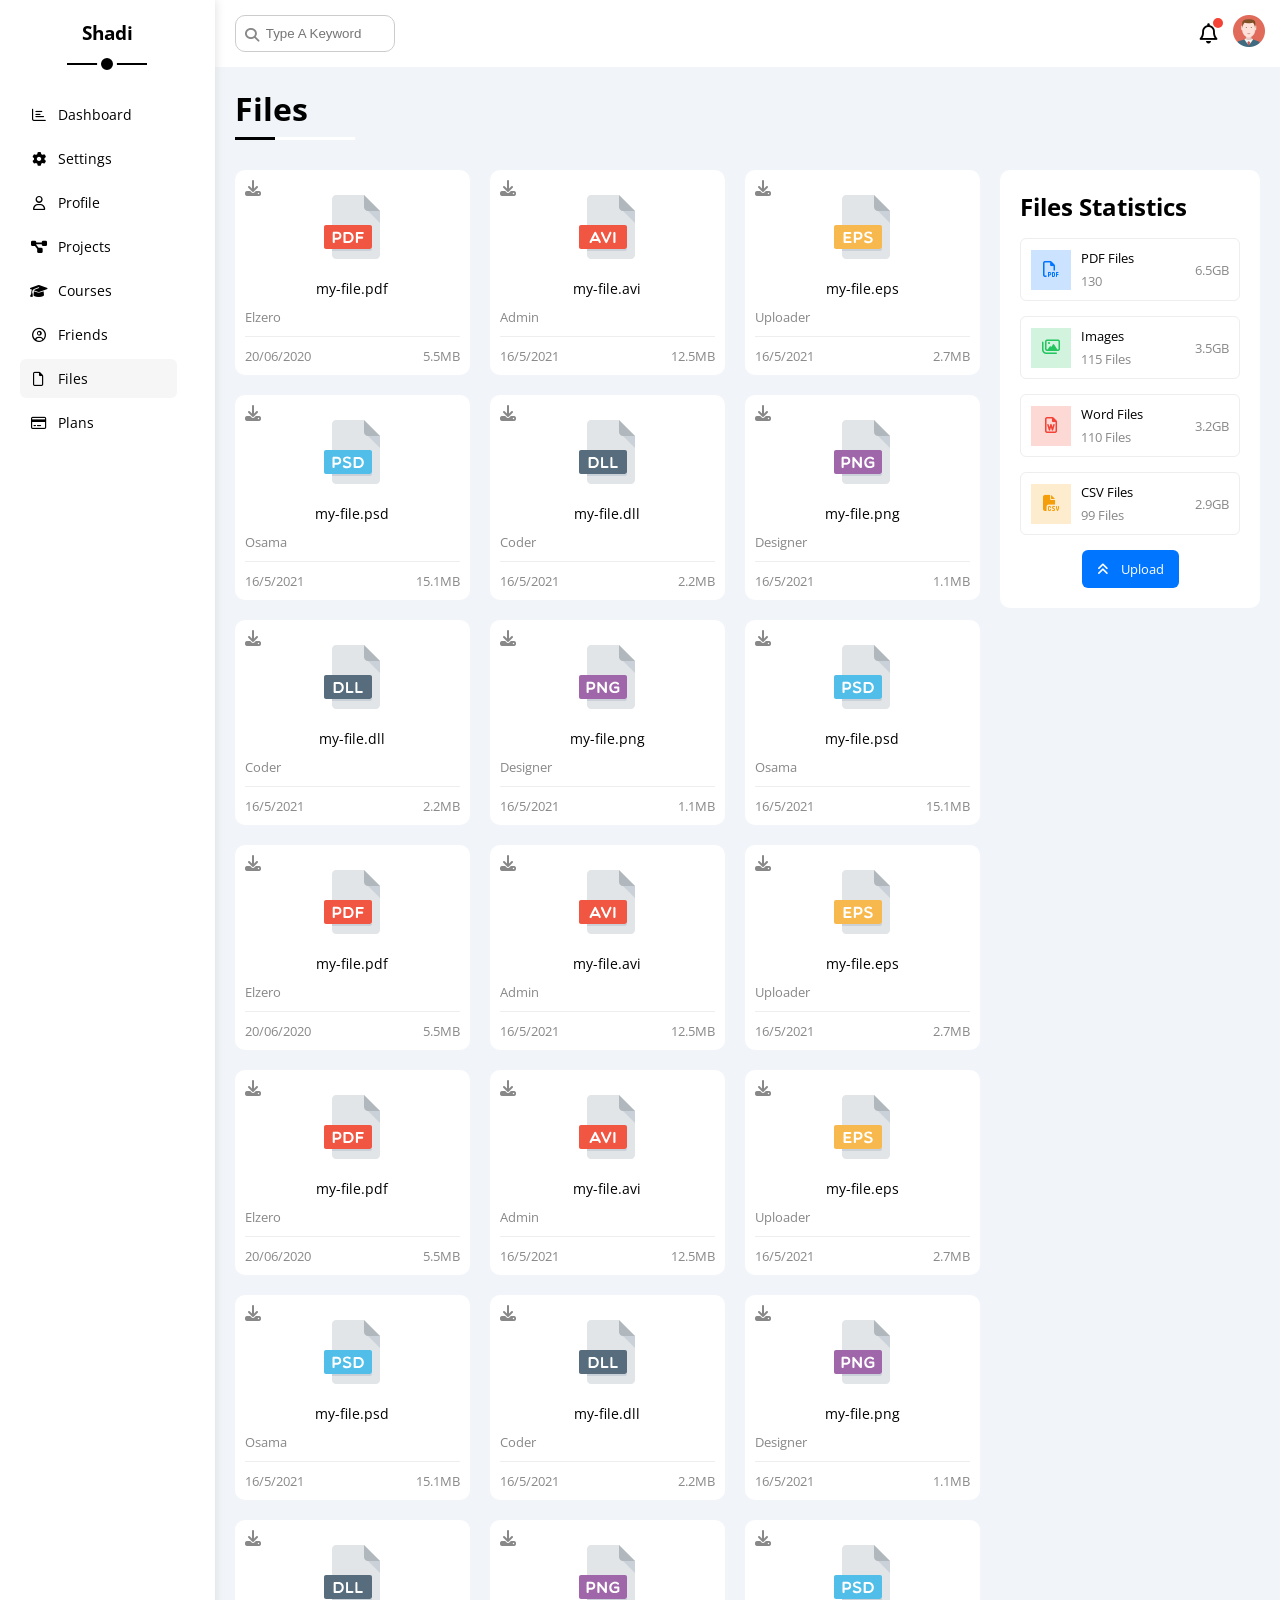
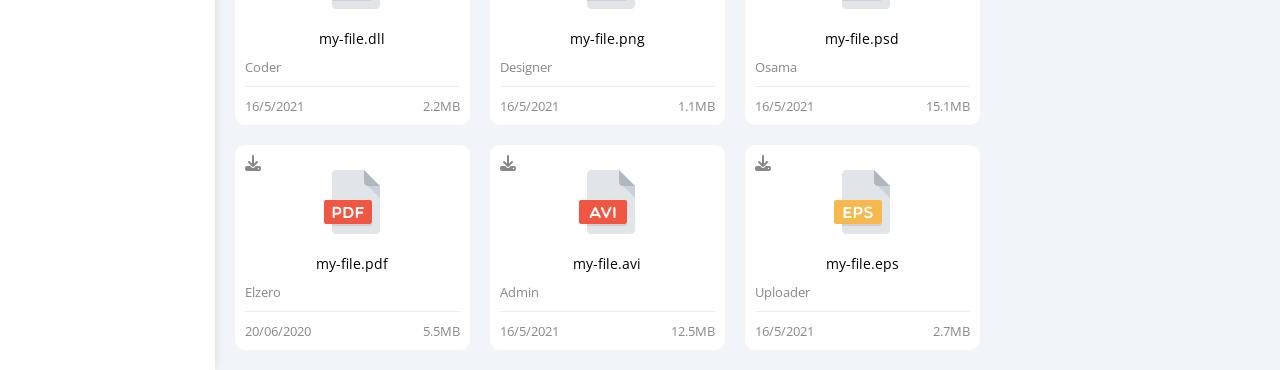
<file: files.html>
<!DOCTYPE html>
<html lang="en">
    <head>
        <meta charset="UTF-8" />
        <meta http-equiv="X-UA-Compatible" content="IE=edge" />
        <meta name="viewport" content="width=device-width, initial-scale=1.0" />
        <title>Shadi</title>
        <link rel="stylesheet" href="Css/all.min.css" />
        <link rel="preconnect" href="https://fonts.googleapis.com" />
        <link rel="preconnect" href="https://fonts.gstatic.com" crossorigin />
        <link
            href="https://fonts.googleapis.com/css2?family=Open+Sans:wght@300;500&display=swap"
            rel="stylesheet" />
        <link rel="stylesheet" href="Css/framework.css" />
        <link rel="stylesheet" href="Css/main.css" />
    </head>
    <body>
        <div class="page d-flex">
            <div class="sidebar bg-white p-20 p-rel">
                <h3 class="logo p-rel txt-c mt-0">Shadi</h3>
                <ul class="links">
                    <li>
                        <a
                            class="d-flex align-center fs-14 c-black r-6 p-10"
                            href="index.html">
                            <i class="fa-regular fa-chart-bar fa-fw"></i>
                            <span class="hide-mob">Dashboard</span>
                        </a>
                    </li>

                    <li>
                        <a
                            class="d-flex align-center fs-14 c-black r-6 p-10"
                            href="settings.html">
                            <i class="fa-solid fa-gear fa-fw"></i>
                            <span class="hide-mob">Settings</span>
                        </a>
                    </li>
                    <li>
                        <a
                            class="d-flex align-center fs-14 c-black r-6 p-10"
                            href="profile.html">
                            <i class="fa-regular fa-user fa-fw"></i>
                            <span class="hide-mob">Profile</span>
                        </a>
                    </li>
                    <li>
                        <a
                            class="d-flex align-center fs-14 c-black r-6 p-10"
                            href="projects.html">
                            <i class="fa-solid fa-diagram-project fa-fw"></i>
                            <span class="hide-mob">Projects</span>
                        </a>
                    </li>
                    <li>
                        <a
                            class="d-flex align-center fs-14 c-black r-6 p-10"
                            href="courses.html">
                            <i class="fa-solid fa-graduation-cap fa-fw"></i>
                            <span class="hide-mob">Courses</span>
                        </a>
                    </li>
                    <li>
                        <a
                            class="d-flex align-center fs-14 c-black r-6 p-10"
                            href="friends.html">
                            <i class="fa-regular fa-circle-user fa-fw"></i>
                            <span class="hide-mob">Friends</span>
                        </a>
                    </li>
                    <li>
                        <a
                            class="active d-flex align-center fs-14 c-black r-6 p-10"
                            href="files.html">
                            <i class="fa-regular fa-file fa-fw"></i>
                            <span class="hide-mob">Files</span>
                        </a>
                    </li>
                    <li>
                        <a
                            class="d-flex align-center fs-14 c-black r-6 p-10"
                            href="plans.html">
                            <i class="fa-regular fa-credit-card fa-fw"></i>
                            <span class="hide-mob">Plans</span>
                        </a>
                    </li>
                </ul>
            </div>

            <!-- Start Content -->
            <div class="content w-full flow-hidden">
                <!-- Start Head -->
                <header class="header p-15 between-flex bg-white">
                    <div class="search p-rel">
                        <input
                            class="p-10"
                            type="text"
                            placeholder="Type A Keyword" />
                    </div>

                    <div class="icon d-flex align-center">
                        <span class="notification p-rel">
                            <i class="fa-regular fa-bell fa-lg"></i> </span
                        ><a href="profile.html"
                            ><img src="Media/avatar.png" alt=""
                        /></a>
                    </div>
                </header>
                <!-- End Head -->

                <h1 class="main-title">Files</h1>

                <div class="files-page m-20 d-flex gap-20">
                    <div class="stats widget-shape">
                        <h2 class="txt-c-mobile mt-0 mb-15">
                            Files Statistics
                        </h2>

                        <div
                            class="p-10 d-flex align-center border-eee r-6 fs-13 mb-15">
                            <i
                                class="icon fa-regular fa-file-pdf fa-lg blue center-flex c-blue"></i>
                            <div class="txt">
                                <span>PDF Files</span>
                                <span class="d-block c-gray mt-5">130</span>
                            </div>
                            <div class="c-gray">6.5GB</div>
                        </div>

                        <div
                            class="p-10 d-flex align-center border-eee r-6 fs-13 mb-15">
                            <i
                                class="icon fa-regular fa-images fa-lg green center-flex c-green"></i>
                            <div class="txt">
                                <span>Images</span>
                                <span class="d-block c-gray mt-5"
                                    >115 Files</span
                                >
                            </div>
                            <div class="c-gray">3.5GB</div>
                        </div>

                        <div
                            class="p-10 d-flex align-center border-eee r-6 fs-13 mb-15">
                            <i
                                class="icon fa-regular fa-file-word fa-lg red center-flex c-red"></i>
                            <div class="txt">
                                <span>Word Files</span>
                                <span class="d-block c-gray mt-5"
                                    >110 Files</span
                                >
                            </div>
                            <div class="c-gray">3.2GB</div>
                        </div>

                        <div
                            class="p-10 d-flex align-center border-eee r-6 fs-13 mb-15">
                            <i
                                class="icon fa-solid fa-file-csv fa-lg orange center-flex c-orange"></i>
                            <div class="txt">
                                <span>CSV Files</span>
                                <span class="d-block c-gray mt-5"
                                    >99 Files</span
                                >
                            </div>
                            <div class="c-gray">2.9GB</div>
                        </div>

                        <a
                            class="upload bg-blue c-white fs-13 d-block r-6 w-fit">
                            <i class="fa-solid fa-angle-double-up mr-10"></i>
                            Upload
                        </a>
                    </div>

                    <div class="file-cards d-grid gap-20">
                        <div class="file-box bg-white p-10 r-10">
                            <i class="fa-solid fa-download c-gray p-abs"></i>
                            <div class="icon txt-c">
                                <img
                                    class="mt-15 mb-15"
                                    src="Media/pdf.svg"
                                    alt="" />
                            </div>
                            <div class="txt-c fs-14 mb-10">my-file.pdf</div>
                            <p class="c-gray fs-13 m-0">Elzero</p>
                            <div
                                class="footer between-flex c-gray fs-13 pt-10 mt-10">
                                <span>20/06/2020</span>
                                <span>5.5MB</span>
                            </div>
                        </div>

                        <div class="file-box bg-white p-10 r-10">
                            <i class="fa-solid fa-download c-gray p-abs"></i>
                            <div class="icon txt-c">
                                <img
                                    class="mt-15 mb-15"
                                    src="Media/avi.svg"
                                    alt="" />
                            </div>
                            <div class="txt-c fs-14 mb-10">my-file.avi</div>
                            <p class="c-gray fs-13 m-0">Admin</p>
                            <div
                                class="footer between-flex c-gray fs-13 pt-10 mt-10">
                                <span>16/5/2021</span>
                                <span>12.5MB</span>
                            </div>
                        </div>

                        <div class="file-box bg-white p-10 r-10">
                            <i class="fa-solid fa-download c-gray p-abs"></i>
                            <div class="icon txt-c">
                                <img
                                    class="mt-15 mb-15"
                                    src="Media/eps.svg"
                                    alt="" />
                            </div>
                            <div class="txt-c fs-14 mb-10">my-file.eps</div>
                            <p class="c-gray fs-13 m-0">Uploader</p>
                            <div
                                class="footer between-flex c-gray fs-13 pt-10 mt-10">
                                <span>16/5/2021</span>
                                <span>2.7MB</span>
                            </div>
                        </div>

                        <div class="file-box bg-white p-10 r-10">
                            <i class="fa-solid fa-download c-gray p-abs"></i>
                            <div class="icon txt-c">
                                <img
                                    class="mt-15 mb-15"
                                    src="Media/psd.svg"
                                    alt="" />
                            </div>
                            <div class="txt-c fs-14 mb-10">my-file.psd</div>
                            <p class="c-gray fs-13 m-0">Osama</p>
                            <div
                                class="footer between-flex c-gray fs-13 pt-10 mt-10">
                                <span>16/5/2021</span>
                                <span>15.1MB</span>
                            </div>
                        </div>

                        <div class="file-box bg-white p-10 r-10">
                            <i class="fa-solid fa-download c-gray p-abs"></i>
                            <div class="icon txt-c">
                                <img
                                    class="mt-15 mb-15"
                                    src="Media/dll.svg"
                                    alt="" />
                            </div>
                            <div class="txt-c fs-14 mb-10">my-file.dll</div>
                            <p class="c-gray fs-13 m-0">Coder</p>
                            <div
                                class="footer between-flex c-gray fs-13 pt-10 mt-10">
                                <span>16/5/2021</span>
                                <span>2.2MB</span>
                            </div>
                        </div>

                        <div class="file-box bg-white p-10 r-10">
                            <i class="fa-solid fa-download c-gray p-abs"></i>
                            <div class="icon txt-c">
                                <img
                                    class="mt-15 mb-15"
                                    src="Media/png.svg"
                                    alt="" />
                            </div>
                            <div class="txt-c fs-14 mb-10">my-file.png</div>
                            <p class="c-gray fs-13 m-0">Designer</p>
                            <div
                                class="footer between-flex c-gray fs-13 pt-10 mt-10">
                                <span>16/5/2021</span>
                                <span>1.1MB</span>
                            </div>
                        </div>

                        <div class="file-box bg-white p-10 r-10">
                            <i class="fa-solid fa-download c-gray p-abs"></i>
                            <div class="icon txt-c">
                                <img
                                    class="mt-15 mb-15"
                                    src="Media/dll.svg"
                                    alt="" />
                            </div>
                            <div class="txt-c fs-14 mb-10">my-file.dll</div>
                            <p class="c-gray fs-13 m-0">Coder</p>
                            <div
                                class="footer between-flex c-gray fs-13 pt-10 mt-10">
                                <span>16/5/2021</span>
                                <span>2.2MB</span>
                            </div>
                        </div>

                        <div class="file-box bg-white p-10 r-10">
                            <i class="fa-solid fa-download c-gray p-abs"></i>
                            <div class="icon txt-c">
                                <img
                                    class="mt-15 mb-15"
                                    src="Media/png.svg"
                                    alt="" />
                            </div>
                            <div class="txt-c fs-14 mb-10">my-file.png</div>
                            <p class="c-gray fs-13 m-0">Designer</p>
                            <div
                                class="footer between-flex c-gray fs-13 pt-10 mt-10">
                                <span>16/5/2021</span>
                                <span>1.1MB</span>
                            </div>
                        </div>

                        <div class="file-box bg-white p-10 r-10">
                            <i class="fa-solid fa-download c-gray p-abs"></i>
                            <div class="icon txt-c">
                                <img
                                    class="mt-15 mb-15"
                                    src="Media/psd.svg"
                                    alt="" />
                            </div>
                            <div class="txt-c fs-14 mb-10">my-file.psd</div>
                            <p class="c-gray fs-13 m-0">Osama</p>
                            <div
                                class="footer between-flex c-gray fs-13 pt-10 mt-10">
                                <span>16/5/2021</span>
                                <span>15.1MB</span>
                            </div>
                        </div>

                        <div class="file-box bg-white p-10 r-10">
                            <i class="fa-solid fa-download c-gray p-abs"></i>
                            <div class="icon txt-c">
                                <img
                                    class="mt-15 mb-15"
                                    src="Media/pdf.svg"
                                    alt="" />
                            </div>
                            <div class="txt-c fs-14 mb-10">my-file.pdf</div>
                            <p class="c-gray fs-13 m-0">Elzero</p>
                            <div
                                class="footer between-flex c-gray fs-13 pt-10 mt-10">
                                <span>20/06/2020</span>
                                <span>5.5MB</span>
                            </div>
                        </div>

                        <div class="file-box bg-white p-10 r-10">
                            <i class="fa-solid fa-download c-gray p-abs"></i>
                            <div class="icon txt-c">
                                <img
                                    class="mt-15 mb-15"
                                    src="Media/avi.svg"
                                    alt="" />
                            </div>
                            <div class="txt-c fs-14 mb-10">my-file.avi</div>
                            <p class="c-gray fs-13 m-0">Admin</p>
                            <div
                                class="footer between-flex c-gray fs-13 pt-10 mt-10">
                                <span>16/5/2021</span>
                                <span>12.5MB</span>
                            </div>
                        </div>

                        <div class="file-box bg-white p-10 r-10">
                            <i class="fa-solid fa-download c-gray p-abs"></i>
                            <div class="icon txt-c">
                                <img
                                    class="mt-15 mb-15"
                                    src="Media/eps.svg"
                                    alt="" />
                            </div>
                            <div class="txt-c fs-14 mb-10">my-file.eps</div>
                            <p class="c-gray fs-13 m-0">Uploader</p>
                            <div
                                class="footer between-flex c-gray fs-13 pt-10 mt-10">
                                <span>16/5/2021</span>
                                <span>2.7MB</span>
                            </div>
                        </div>

                        <div class="file-box bg-white p-10 r-10">
                            <i class="fa-solid fa-download c-gray p-abs"></i>
                            <div class="icon txt-c">
                                <img
                                    class="mt-15 mb-15"
                                    src="Media/pdf.svg"
                                    alt="" />
                            </div>
                            <div class="txt-c fs-14 mb-10">my-file.pdf</div>
                            <p class="c-gray fs-13 m-0">Elzero</p>
                            <div
                                class="footer between-flex c-gray fs-13 pt-10 mt-10">
                                <span>20/06/2020</span>
                                <span>5.5MB</span>
                            </div>
                        </div>

                        <div class="file-box bg-white p-10 r-10">
                            <i class="fa-solid fa-download c-gray p-abs"></i>
                            <div class="icon txt-c">
                                <img
                                    class="mt-15 mb-15"
                                    src="Media/avi.svg"
                                    alt="" />
                            </div>
                            <div class="txt-c fs-14 mb-10">my-file.avi</div>
                            <p class="c-gray fs-13 m-0">Admin</p>
                            <div
                                class="footer between-flex c-gray fs-13 pt-10 mt-10">
                                <span>16/5/2021</span>
                                <span>12.5MB</span>
                            </div>
                        </div>

                        <div class="file-box bg-white p-10 r-10">
                            <i class="fa-solid fa-download c-gray p-abs"></i>
                            <div class="icon txt-c">
                                <img
                                    class="mt-15 mb-15"
                                    src="Media/eps.svg"
                                    alt="" />
                            </div>
                            <div class="txt-c fs-14 mb-10">my-file.eps</div>
                            <p class="c-gray fs-13 m-0">Uploader</p>
                            <div
                                class="footer between-flex c-gray fs-13 pt-10 mt-10">
                                <span>16/5/2021</span>
                                <span>2.7MB</span>
                            </div>
                        </div>

                        <div class="file-box bg-white p-10 r-10">
                            <i class="fa-solid fa-download c-gray p-abs"></i>
                            <div class="icon txt-c">
                                <img
                                    class="mt-15 mb-15"
                                    src="Media/psd.svg"
                                    alt="" />
                            </div>
                            <div class="txt-c fs-14 mb-10">my-file.psd</div>
                            <p class="c-gray fs-13 m-0">Osama</p>
                            <div
                                class="footer between-flex c-gray fs-13 pt-10 mt-10">
                                <span>16/5/2021</span>
                                <span>15.1MB</span>
                            </div>
                        </div>

                        <div class="file-box bg-white p-10 r-10">
                            <i class="fa-solid fa-download c-gray p-abs"></i>
                            <div class="icon txt-c">
                                <img
                                    class="mt-15 mb-15"
                                    src="Media/dll.svg"
                                    alt="" />
                            </div>
                            <div class="txt-c fs-14 mb-10">my-file.dll</div>
                            <p class="c-gray fs-13 m-0">Coder</p>
                            <div
                                class="footer between-flex c-gray fs-13 pt-10 mt-10">
                                <span>16/5/2021</span>
                                <span>2.2MB</span>
                            </div>
                        </div>

                        <div class="file-box bg-white p-10 r-10">
                            <i class="fa-solid fa-download c-gray p-abs"></i>
                            <div class="icon txt-c">
                                <img
                                    class="mt-15 mb-15"
                                    src="Media/png.svg"
                                    alt="" />
                            </div>
                            <div class="txt-c fs-14 mb-10">my-file.png</div>
                            <p class="c-gray fs-13 m-0">Designer</p>
                            <div
                                class="footer between-flex c-gray fs-13 pt-10 mt-10">
                                <span>16/5/2021</span>
                                <span>1.1MB</span>
                            </div>
                        </div>

                        <div class="file-box bg-white p-10 r-10">
                            <i class="fa-solid fa-download c-gray p-abs"></i>
                            <div class="icon txt-c">
                                <img
                                    class="mt-15 mb-15"
                                    src="Media/dll.svg"
                                    alt="" />
                            </div>
                            <div class="txt-c fs-14 mb-10">my-file.dll</div>
                            <p class="c-gray fs-13 m-0">Coder</p>
                            <div
                                class="footer between-flex c-gray fs-13 pt-10 mt-10">
                                <span>16/5/2021</span>
                                <span>2.2MB</span>
                            </div>
                        </div>

                        <div class="file-box bg-white p-10 r-10">
                            <i class="fa-solid fa-download c-gray p-abs"></i>
                            <div class="icon txt-c">
                                <img
                                    class="mt-15 mb-15"
                                    src="Media/png.svg"
                                    alt="" />
                            </div>
                            <div class="txt-c fs-14 mb-10">my-file.png</div>
                            <p class="c-gray fs-13 m-0">Designer</p>
                            <div
                                class="footer between-flex c-gray fs-13 pt-10 mt-10">
                                <span>16/5/2021</span>
                                <span>1.1MB</span>
                            </div>
                        </div>

                        <div class="file-box bg-white p-10 r-10">
                            <i class="fa-solid fa-download c-gray p-abs"></i>
                            <div class="icon txt-c">
                                <img
                                    class="mt-15 mb-15"
                                    src="Media/psd.svg"
                                    alt="" />
                            </div>
                            <div class="txt-c fs-14 mb-10">my-file.psd</div>
                            <p class="c-gray fs-13 m-0">Osama</p>
                            <div
                                class="footer between-flex c-gray fs-13 pt-10 mt-10">
                                <span>16/5/2021</span>
                                <span>15.1MB</span>
                            </div>
                        </div>

                        <div class="file-box bg-white p-10 r-10">
                            <i class="fa-solid fa-download c-gray p-abs"></i>
                            <div class="icon txt-c">
                                <img
                                    class="mt-15 mb-15"
                                    src="Media/pdf.svg"
                                    alt="" />
                            </div>
                            <div class="txt-c fs-14 mb-10">my-file.pdf</div>
                            <p class="c-gray fs-13 m-0">Elzero</p>
                            <div
                                class="footer between-flex c-gray fs-13 pt-10 mt-10">
                                <span>20/06/2020</span>
                                <span>5.5MB</span>
                            </div>
                        </div>

                        <div class="file-box bg-white p-10 r-10">
                            <i class="fa-solid fa-download c-gray p-abs"></i>
                            <div class="icon txt-c">
                                <img
                                    class="mt-15 mb-15"
                                    src="Media/avi.svg"
                                    alt="" />
                            </div>
                            <div class="txt-c fs-14 mb-10">my-file.avi</div>
                            <p class="c-gray fs-13 m-0">Admin</p>
                            <div
                                class="footer between-flex c-gray fs-13 pt-10 mt-10">
                                <span>16/5/2021</span>
                                <span>12.5MB</span>
                            </div>
                        </div>

                        <div class="file-box bg-white p-10 r-10">
                            <i class="fa-solid fa-download c-gray p-abs"></i>
                            <div class="icon txt-c">
                                <img
                                    class="mt-15 mb-15"
                                    src="Media/eps.svg"
                                    alt="" />
                            </div>
                            <div class="txt-c fs-14 mb-10">my-file.eps</div>
                            <p class="c-gray fs-13 m-0">Uploader</p>
                            <div
                                class="footer between-flex c-gray fs-13 pt-10 mt-10">
                                <span>16/5/2021</span>
                                <span>2.7MB</span>
                            </div>
                        </div>
                    </div>
                </div>
            </div>
        </div>
    </body>
</html>
</file>
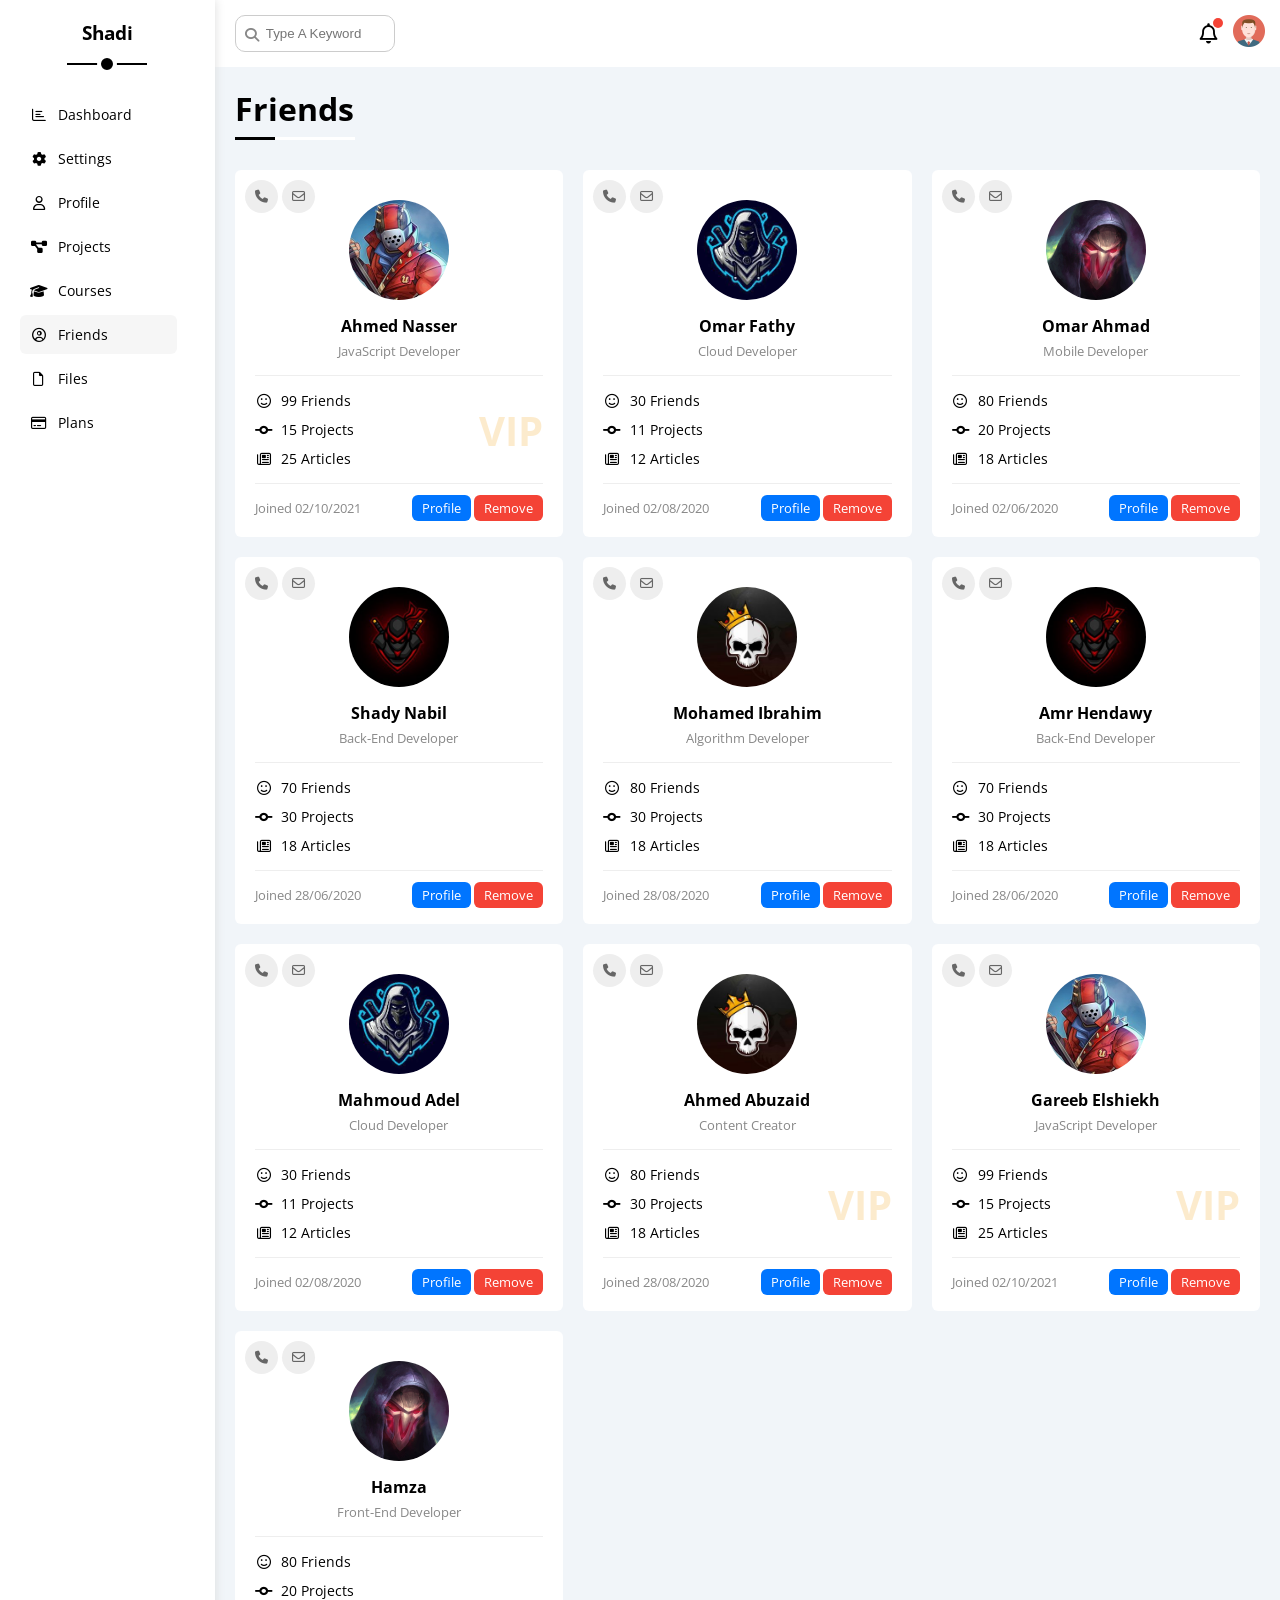
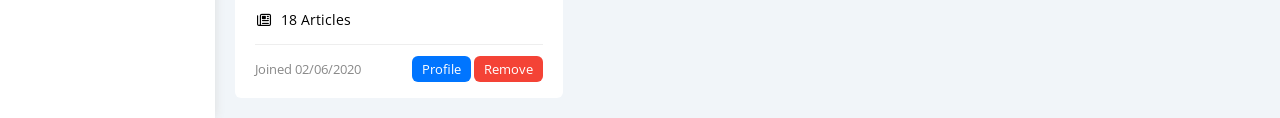
<file: Friends.html>
<!DOCTYPE html>
<html lang="en">
    <head>
        <meta charset="UTF-8" />
        <meta http-equiv="X-UA-Compatible" content="IE=edge" />
        <meta name="viewport" content="width=device-width, initial-scale=1.0" />
        <title>Shadi</title>
        <link rel="stylesheet" href="Css/all.min.css" />
        <link rel="preconnect" href="https://fonts.googleapis.com" />
        <link rel="preconnect" href="https://fonts.gstatic.com" crossorigin />
        <link
            href="https://fonts.googleapis.com/css2?family=Open+Sans:wght@300;500&display=swap"
            rel="stylesheet" />
        <link rel="stylesheet" href="Css/framework.css" />
        <link rel="stylesheet" href="Css/main.css" />
    </head>
    <body>
        <div class="page d-flex">
            <div class="sidebar bg-white p-20 p-rel">
                <h3 class="logo p-rel txt-c mt-0">Shadi</h3>
                <ul class="links">
                    <li>
                        <a
                            class="d-flex align-center fs-14 c-black r-6 p-10"
                            href="index.html">
                            <i class="fa-regular fa-chart-bar fa-fw"></i>
                            <span class="hide-mob">Dashboard</span>
                        </a>
                    </li>

                    <li>
                        <a
                            class="d-flex align-center fs-14 c-black r-6 p-10"
                            href="settings.html">
                            <i class="fa-solid fa-gear fa-fw"></i>
                            <span class="hide-mob">Settings</span>
                        </a>
                    </li>
                    <li>
                        <a
                            class="d-flex align-center fs-14 c-black r-6 p-10"
                            href="profile.html">
                            <i class="fa-regular fa-user fa-fw"></i>
                            <span class="hide-mob">Profile</span>
                        </a>
                    </li>
                    <li>
                        <a
                            class="d-flex align-center fs-14 c-black r-6 p-10"
                            href="projects.html">
                            <i class="fa-solid fa-diagram-project fa-fw"></i>
                            <span class="hide-mob">Projects</span>
                        </a>
                    </li>
                    <li>
                        <a
                            class="d-flex align-center fs-14 c-black r-6 p-10"
                            href="courses.html">
                            <i class="fa-solid fa-graduation-cap fa-fw"></i>
                            <span class="hide-mob">Courses</span>
                        </a>
                    </li>
                    <li>
                        <a
                            class="active d-flex align-center fs-14 c-black r-6 p-10"
                            href="Friends.html">
                            <i class="fa-regular fa-circle-user fa-fw"></i>
                            <span class="hide-mob">Friends</span>
                        </a>
                    </li>
                    <li>
                        <a
                            class="d-flex align-center fs-14 c-black r-6 p-10"
                            href="files.html">
                            <i class="fa-regular fa-file fa-fw"></i>
                            <span class="hide-mob">Files</span>
                        </a>
                    </li>
                    <li>
                        <a
                            class="d-flex align-center fs-14 c-black r-6 p-10"
                            href="plans.html">
                            <i class="fa-regular fa-credit-card fa-fw"></i>
                            <span class="hide-mob">Plans</span>
                        </a>
                    </li>
                </ul>
            </div>

            <!-- Start Content -->
            <div class="content w-full flow-hidden">
                <!-- Start Head -->
                <header class="header p-15 between-flex bg-white">
                    <div class="search p-rel">
                        <input
                            class="p-10"
                            type="text"
                            placeholder="Type A Keyword" />
                    </div>

                    <div class="icon d-flex align-center">
                        <span class="notification p-rel">
                            <i class="fa-regular fa-bell fa-lg"></i> </span
                        ><a href="profile.html"
                            ><img src="Media/avatar.png" alt=""
                        /></a>
                    </div>
                </header>
                <!-- End Head -->

                <h1 class="main-title">Friends</h1>

                <div class="friends-page m-20 d-grid gap-20">
                    <div class="friend vip bg-white r-6 p-20 p-rel">
                        <div class="contact p-abs">
                            <i class="fa-solid fa-phone"></i>
                            <i class="fa-regular fa-envelope"></i>
                        </div>
                        <div class="header p-rel txt-c">
                            <img src="Media/friend-01.jpg" alt="" />
                            <h4 class="m-0">Ahmed Nasser</h4>
                            <p class="c-gray fs-13 mt-5 mb-0">
                                JavaScript Developer
                            </p>
                        </div>
                        <div class="icons p-rel fs-14">
                            <div class="mb-10">
                                <i class="fa-regular fa-face-smile fa-fw"></i>
                                <span>99 Friends</span>
                            </div>
                            <div class="mb-10">
                                <i class="fa-solid fa-code-commit fa-fw"></i>
                                <span>15 Projects</span>
                            </div>
                            <div>
                                <i class="fa-regular fa-newspaper fa-fw"></i>
                                <span>25 Articles </span>
                            </div>
                        </div>
                        <div class="footer between-flex fs-13">
                            <span class="c-gray">Joined 02/10/2021 </span>
                            <div>
                                <a
                                    href="profile.html"
                                    class="btn-shape c-white bg-blue"
                                    >Profile</a
                                >
                                <a href="#" class="btn-shape c-white bg-red"
                                    >Remove</a
                                >
                            </div>
                        </div>
                    </div>

                    <div class="friend bg-white r-6 p-20 p-rel">
                        <div class="contact p-abs">
                            <i class="fa-solid fa-phone"></i>
                            <i class="fa-regular fa-envelope"></i>
                        </div>
                        <div class="header p-rel txt-c">
                            <img src="Media/friend-02.jpg" alt="" />
                            <h4 class="m-0">Omar Fathy</h4>
                            <p class="c-gray fs-13 mt-5 mb-0">
                                Cloud Developer
                            </p>
                        </div>
                        <div class="icons p-rel fs-14">
                            <div class="mb-10">
                                <i class="fa-regular fa-face-smile fa-fw"></i>
                                <span>30 Friends</span>
                            </div>
                            <div class="mb-10">
                                <i class="fa-solid fa-code-commit fa-fw"></i>
                                <span>11 Projects</span>
                            </div>
                            <div>
                                <i class="fa-regular fa-newspaper fa-fw"></i>
                                <span>12 Articles </span>
                            </div>
                        </div>
                        <div class="footer between-flex fs-13">
                            <span class="c-gray">Joined 02/08/2020 </span>
                            <div>
                                <a
                                    href="profile.html"
                                    class="btn-shape c-white bg-blue"
                                    >Profile</a
                                >
                                <a href="#" class="btn-shape c-white bg-red"
                                    >Remove</a
                                >
                            </div>
                        </div>
                    </div>

                    <div class="friend bg-white r-6 p-20 p-rel">
                        <div class="contact p-abs">
                            <i class="fa-solid fa-phone"></i>
                            <i class="fa-regular fa-envelope"></i>
                        </div>
                        <div class="header p-rel txt-c">
                            <img src="Media/friend-03.jpg" alt="" />
                            <h4 class="m-0">Omar Ahmad</h4>
                            <p class="c-gray fs-13 mt-5 mb-0">
                                Mobile Developer
                            </p>
                        </div>
                        <div class="icons p-rel fs-14">
                            <div class="mb-10">
                                <i class="fa-regular fa-face-smile fa-fw"></i>
                                <span>80 Friends</span>
                            </div>
                            <div class="mb-10">
                                <i class="fa-solid fa-code-commit fa-fw"></i>
                                <span>20 Projects</span>
                            </div>
                            <div>
                                <i class="fa-regular fa-newspaper fa-fw"></i>
                                <span>18 Articles </span>
                            </div>
                        </div>
                        <div class="footer between-flex fs-13">
                            <span class="c-gray">Joined 02/06/2020 </span>
                            <div>
                                <a
                                    href="profile.html"
                                    class="btn-shape c-white bg-blue"
                                    >Profile</a
                                >
                                <a href="#" class="btn-shape c-white bg-red"
                                    >Remove</a
                                >
                            </div>
                        </div>
                    </div>

                    <div class="friend bg-white r-6 p-20 p-rel">
                        <div class="contact p-abs">
                            <i class="fa-solid fa-phone"></i>
                            <i class="fa-regular fa-envelope"></i>
                        </div>
                        <div class="header p-rel txt-c">
                            <img src="Media/friend-04.jpg" alt="" />
                            <h4 class="m-0">Shady Nabil</h4>
                            <p class="c-gray fs-13 mt-5 mb-0">
                                Back-End Developer
                            </p>
                        </div>
                        <div class="icons p-rel fs-14">
                            <div class="mb-10">
                                <i class="fa-regular fa-face-smile fa-fw"></i>
                                <span>70 Friends</span>
                            </div>
                            <div class="mb-10">
                                <i class="fa-solid fa-code-commit fa-fw"></i>
                                <span>30 Projects</span>
                            </div>
                            <div>
                                <i class="fa-regular fa-newspaper fa-fw"></i>
                                <span>18 Articles </span>
                            </div>
                        </div>
                        <div class="footer between-flex fs-13">
                            <span class="c-gray">Joined 28/06/2020 </span>
                            <div>
                                <a
                                    href="profile.html"
                                    class="btn-shape c-white bg-blue"
                                    >Profile</a
                                >
                                <a href="#" class="btn-shape c-white bg-red"
                                    >Remove</a
                                >
                            </div>
                        </div>
                    </div>

                    <div class="friend bg-white r-6 p-20 p-rel">
                        <div class="contact p-abs">
                            <i class="fa-solid fa-phone"></i>
                            <i class="fa-regular fa-envelope"></i>
                        </div>
                        <div class="header p-rel txt-c">
                            <img src="Media/friend-05.jpg" alt="" />
                            <h4 class="m-0">Mohamed Ibrahim</h4>
                            <p class="c-gray fs-13 mt-5 mb-0">
                                Algorithm Developer
                            </p>
                        </div>
                        <div class="icons p-rel fs-14">
                            <div class="mb-10">
                                <i class="fa-regular fa-face-smile fa-fw"></i>
                                <span>80 Friends</span>
                            </div>
                            <div class="mb-10">
                                <i class="fa-solid fa-code-commit fa-fw"></i>
                                <span>30 Projects</span>
                            </div>
                            <div>
                                <i class="fa-regular fa-newspaper fa-fw"></i>
                                <span>18 Articles </span>
                            </div>
                        </div>
                        <div class="footer between-flex fs-13">
                            <span class="c-gray">Joined 28/08/2020 </span>
                            <div>
                                <a
                                    href="profile.html"
                                    class="btn-shape c-white bg-blue"
                                    >Profile</a
                                >
                                <a href="#" class="btn-shape c-white bg-red"
                                    >Remove</a
                                >
                            </div>
                        </div>
                    </div>

                    <div class="friend bg-white r-6 p-20 p-rel">
                        <div class="contact p-abs">
                            <i class="fa-solid fa-phone"></i>
                            <i class="fa-regular fa-envelope"></i>
                        </div>
                        <div class="header p-rel txt-c">
                            <img src="Media/friend-04.jpg" alt="" />
                            <h4 class="m-0">Amr Hendawy</h4>
                            <p class="c-gray fs-13 mt-5 mb-0">
                                Back-End Developer
                            </p>
                        </div>
                        <div class="icons p-rel fs-14">
                            <div class="mb-10">
                                <i class="fa-regular fa-face-smile fa-fw"></i>
                                <span>70 Friends</span>
                            </div>
                            <div class="mb-10">
                                <i class="fa-solid fa-code-commit fa-fw"></i>
                                <span>30 Projects</span>
                            </div>
                            <div>
                                <i class="fa-regular fa-newspaper fa-fw"></i>
                                <span>18 Articles </span>
                            </div>
                        </div>
                        <div class="footer between-flex fs-13">
                            <span class="c-gray">Joined 28/06/2020 </span>
                            <div>
                                <a
                                    href="profile.html"
                                    class="btn-shape c-white bg-blue"
                                    >Profile</a
                                >
                                <a href="#" class="btn-shape c-white bg-red"
                                    >Remove</a
                                >
                            </div>
                        </div>
                    </div>

                    <div class="friend bg-white r-6 p-20 p-rel">
                        <div class="contact p-abs">
                            <i class="fa-solid fa-phone"></i>
                            <i class="fa-regular fa-envelope"></i>
                        </div>
                        <div class="header p-rel txt-c">
                            <img src="Media/friend-02.jpg" alt="" />
                            <h4 class="m-0">Mahmoud Adel</h4>
                            <p class="c-gray fs-13 mt-5 mb-0">
                                Cloud Developer
                            </p>
                        </div>
                        <div class="icons p-rel fs-14">
                            <div class="mb-10">
                                <i class="fa-regular fa-face-smile fa-fw"></i>
                                <span>30 Friends</span>
                            </div>
                            <div class="mb-10">
                                <i class="fa-solid fa-code-commit fa-fw"></i>
                                <span>11 Projects</span>
                            </div>
                            <div>
                                <i class="fa-regular fa-newspaper fa-fw"></i>
                                <span>12 Articles </span>
                            </div>
                        </div>
                        <div class="footer between-flex fs-13">
                            <span class="c-gray">Joined 02/08/2020 </span>
                            <div>
                                <a
                                    href="profile.html"
                                    class="btn-shape c-white bg-blue"
                                    >Profile</a
                                >
                                <a href="#" class="btn-shape c-white bg-red"
                                    >Remove</a
                                >
                            </div>
                        </div>
                    </div>

                    <div class="friend vip bg-white r-6 p-20 p-rel">
                        <div class="contact p-abs">
                            <i class="fa-solid fa-phone"></i>
                            <i class="fa-regular fa-envelope"></i>
                        </div>
                        <div class="header p-rel txt-c">
                            <img src="Media/friend-05.jpg" alt="" />
                            <h4 class="m-0">Ahmed Abuzaid</h4>
                            <p class="c-gray fs-13 mt-5 mb-0">
                                Content Creator
                            </p>
                        </div>
                        <div class="icons p-rel fs-14">
                            <div class="mb-10">
                                <i class="fa-regular fa-face-smile fa-fw"></i>
                                <span>80 Friends</span>
                            </div>
                            <div class="mb-10">
                                <i class="fa-solid fa-code-commit fa-fw"></i>
                                <span>30 Projects</span>
                            </div>
                            <div>
                                <i class="fa-regular fa-newspaper fa-fw"></i>
                                <span>18 Articles </span>
                            </div>
                        </div>
                        <div class="footer between-flex fs-13">
                            <span class="c-gray">Joined 28/08/2020 </span>
                            <div>
                                <a
                                    href="profile.html"
                                    class="btn-shape c-white bg-blue"
                                    >Profile</a
                                >
                                <a href="#" class="btn-shape c-white bg-red"
                                    >Remove</a
                                >
                            </div>
                        </div>
                    </div>

                    <div class="friend vip bg-white r-6 p-20 p-rel">
                        <div class="contact p-abs">
                            <i class="fa-solid fa-phone"></i>
                            <i class="fa-regular fa-envelope"></i>
                        </div>
                        <div class="header p-rel txt-c">
                            <img src="Media/friend-01.jpg" alt="" />
                            <h4 class="m-0">Gareeb Elshiekh</h4>
                            <p class="c-gray fs-13 mt-5 mb-0">
                                JavaScript Developer
                            </p>
                        </div>
                        <div class="icons p-rel fs-14">
                            <div class="mb-10">
                                <i class="fa-regular fa-face-smile fa-fw"></i>
                                <span>99 Friends</span>
                            </div>
                            <div class="mb-10">
                                <i class="fa-solid fa-code-commit fa-fw"></i>
                                <span>15 Projects</span>
                            </div>
                            <div>
                                <i class="fa-regular fa-newspaper fa-fw"></i>
                                <span>25 Articles </span>
                            </div>
                        </div>
                        <div class="footer between-flex fs-13">
                            <span class="c-gray">Joined 02/10/2021 </span>
                            <div>
                                <a
                                    href="profile.html"
                                    class="btn-shape c-white bg-blue"
                                    >Profile</a
                                >
                                <a href="#" class="btn-shape c-white bg-red"
                                    >Remove</a
                                >
                            </div>
                        </div>
                    </div>

                    <div class="friend bg-white r-6 p-20 p-rel">
                        <div class="contact p-abs">
                            <i class="fa-solid fa-phone"></i>
                            <i class="fa-regular fa-envelope"></i>
                        </div>
                        <div class="header p-rel txt-c">
                            <img src="Media/friend-03.jpg" alt="" />
                            <h4 class="m-0">Hamza</h4>
                            <p class="c-gray fs-13 mt-5 mb-0">
                                Front-End Developer
                            </p>
                        </div>
                        <div class="icons p-rel fs-14">
                            <div class="mb-10">
                                <i class="fa-regular fa-face-smile fa-fw"></i>
                                <span>80 Friends</span>
                            </div>
                            <div class="mb-10">
                                <i class="fa-solid fa-code-commit fa-fw"></i>
                                <span>20 Projects</span>
                            </div>
                            <div>
                                <i class="fa-regular fa-newspaper fa-fw"></i>
                                <span>18 Articles </span>
                            </div>
                        </div>
                        <div class="footer between-flex fs-13">
                            <span class="c-gray">Joined 02/06/2020 </span>
                            <div>
                                <a
                                    href="profile.html"
                                    class="btn-shape c-white bg-blue"
                                    >Profile</a
                                >
                                <a href="#" class="btn-shape c-white bg-red"
                                    >Remove</a
                                >
                            </div>
                        </div>
                    </div>
                </div>
            </div>
        </div>
    </body>
</html>
</file>
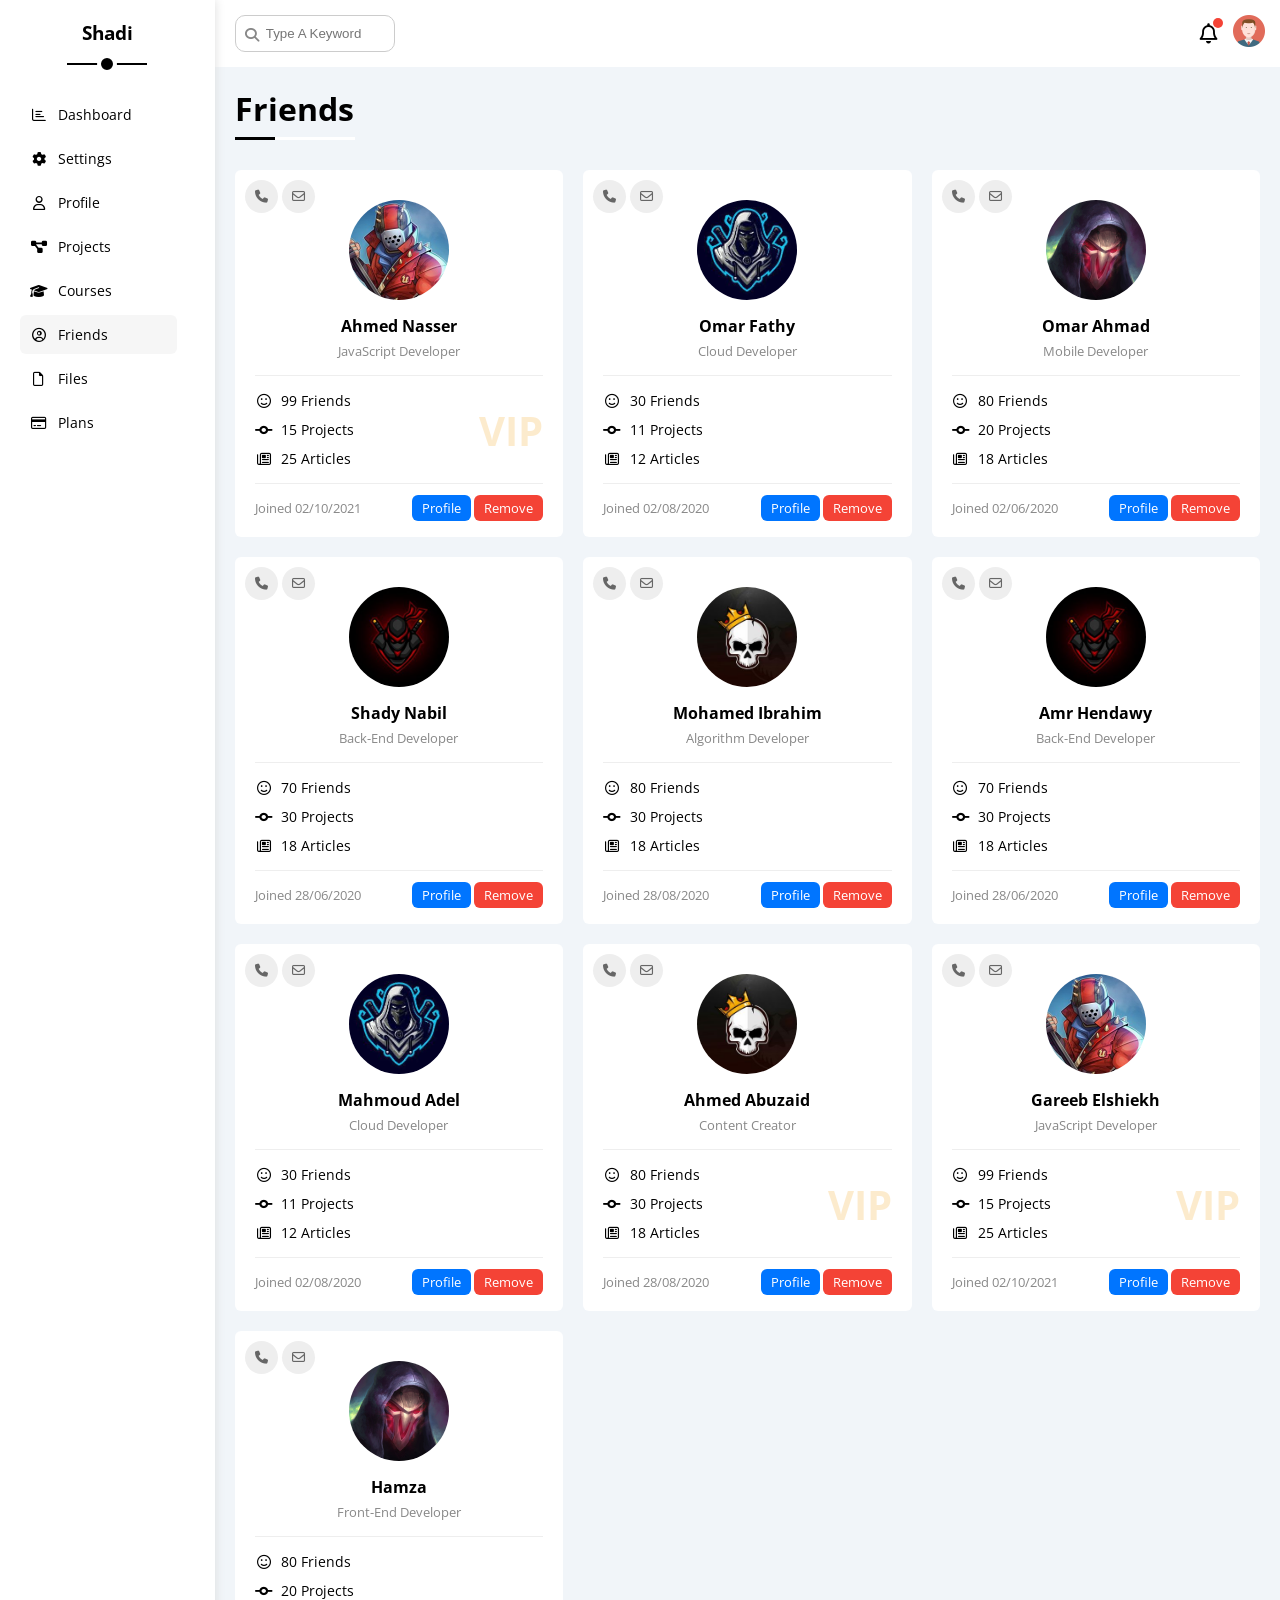
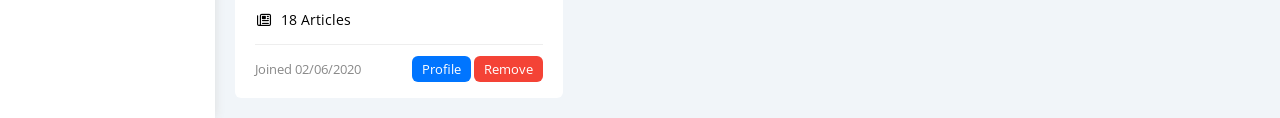
<file: friends.html>
<!DOCTYPE html>
<html lang="en">
    <head>
        <meta charset="UTF-8" />
        <meta http-equiv="X-UA-Compatible" content="IE=edge" />
        <meta name="viewport" content="width=device-width, initial-scale=1.0" />
        <title>Shadi</title>
        <link rel="stylesheet" href="Css/all.min.css" />
        <link rel="preconnect" href="https://fonts.googleapis.com" />
        <link rel="preconnect" href="https://fonts.gstatic.com" crossorigin />
        <link
            href="https://fonts.googleapis.com/css2?family=Open+Sans:wght@300;500&display=swap"
            rel="stylesheet" />
        <link rel="stylesheet" href="Css/framework.css" />
        <link rel="stylesheet" href="Css/main.css" />
    </head>
    <body>
        <div class="page d-flex">
            <div class="sidebar bg-white p-20 p-rel">
                <h3 class="logo p-rel txt-c mt-0">Shadi</h3>
                <ul class="links">
                    <li>
                        <a
                            class="d-flex align-center fs-14 c-black r-6 p-10"
                            href="index.html">
                            <i class="fa-regular fa-chart-bar fa-fw"></i>
                            <span class="hide-mob">Dashboard</span>
                        </a>
                    </li>

                    <li>
                        <a
                            class="d-flex align-center fs-14 c-black r-6 p-10"
                            href="settings.html">
                            <i class="fa-solid fa-gear fa-fw"></i>
                            <span class="hide-mob">Settings</span>
                        </a>
                    </li>
                    <li>
                        <a
                            class="d-flex align-center fs-14 c-black r-6 p-10"
                            href="profile.html">
                            <i class="fa-regular fa-user fa-fw"></i>
                            <span class="hide-mob">Profile</span>
                        </a>
                    </li>
                    <li>
                        <a
                            class="d-flex align-center fs-14 c-black r-6 p-10"
                            href="projects.html">
                            <i class="fa-solid fa-diagram-project fa-fw"></i>
                            <span class="hide-mob">Projects</span>
                        </a>
                    </li>
                    <li>
                        <a
                            class="d-flex align-center fs-14 c-black r-6 p-10"
                            href="courses.html">
                            <i class="fa-solid fa-graduation-cap fa-fw"></i>
                            <span class="hide-mob">Courses</span>
                        </a>
                    </li>
                    <li>
                        <a
                            class="active d-flex align-center fs-14 c-black r-6 p-10"
                            href="friends.html">
                            <i class="fa-regular fa-circle-user fa-fw"></i>
                            <span class="hide-mob">Friends</span>
                        </a>
                    </li>
                    <li>
                        <a
                            class="d-flex align-center fs-14 c-black r-6 p-10"
                            href="files.html">
                            <i class="fa-regular fa-file fa-fw"></i>
                            <span class="hide-mob">Files</span>
                        </a>
                    </li>
                    <li>
                        <a
                            class="d-flex align-center fs-14 c-black r-6 p-10"
                            href="plans.html">
                            <i class="fa-regular fa-credit-card fa-fw"></i>
                            <span class="hide-mob">Plans</span>
                        </a>
                    </li>
                </ul>
            </div>

            <!-- Start Content -->
            <div class="content w-full flow-hidden">
                <!-- Start Head -->
                <header class="header p-15 between-flex bg-white">
                    <div class="search p-rel">
                        <input
                            class="p-10"
                            type="text"
                            placeholder="Type A Keyword" />
                    </div>

                    <div class="icon d-flex align-center">
                        <span class="notification p-rel">
                            <i class="fa-regular fa-bell fa-lg"></i> </span
                        ><a href="profile.html"
                            ><img src="Media/avatar.png" alt=""
                        /></a>
                    </div>
                </header>
                <!-- End Head -->

                <h1 class="main-title">Friends</h1>

                <div class="friends-page m-20 d-grid gap-20">
                    <div class="friend vip bg-white r-6 p-20 p-rel">
                        <div class="contact p-abs">
                            <i class="fa-solid fa-phone"></i>
                            <i class="fa-regular fa-envelope"></i>
                        </div>
                        <div class="header p-rel txt-c">
                            <img src="Media/friend-01.jpg" alt="" />
                            <h4 class="m-0">Ahmed Nasser</h4>
                            <p class="c-gray fs-13 mt-5 mb-0">
                                JavaScript Developer
                            </p>
                        </div>
                        <div class="icons p-rel fs-14">
                            <div class="mb-10">
                                <i class="fa-regular fa-face-smile fa-fw"></i>
                                <span>99 Friends</span>
                            </div>
                            <div class="mb-10">
                                <i class="fa-solid fa-code-commit fa-fw"></i>
                                <span>15 Projects</span>
                            </div>
                            <div>
                                <i class="fa-regular fa-newspaper fa-fw"></i>
                                <span>25 Articles </span>
                            </div>
                        </div>
                        <div class="footer between-flex fs-13">
                            <span class="c-gray">Joined 02/10/2021 </span>
                            <div>
                                <a
                                    href="profile.html"
                                    class="btn-shape c-white bg-blue"
                                    >Profile</a
                                >
                                <a href="#" class="btn-shape c-white bg-red"
                                    >Remove</a
                                >
                            </div>
                        </div>
                    </div>

                    <div class="friend bg-white r-6 p-20 p-rel">
                        <div class="contact p-abs">
                            <i class="fa-solid fa-phone"></i>
                            <i class="fa-regular fa-envelope"></i>
                        </div>
                        <div class="header p-rel txt-c">
                            <img src="Media/friend-02.jpg" alt="" />
                            <h4 class="m-0">Omar Fathy</h4>
                            <p class="c-gray fs-13 mt-5 mb-0">
                                Cloud Developer
                            </p>
                        </div>
                        <div class="icons p-rel fs-14">
                            <div class="mb-10">
                                <i class="fa-regular fa-face-smile fa-fw"></i>
                                <span>30 Friends</span>
                            </div>
                            <div class="mb-10">
                                <i class="fa-solid fa-code-commit fa-fw"></i>
                                <span>11 Projects</span>
                            </div>
                            <div>
                                <i class="fa-regular fa-newspaper fa-fw"></i>
                                <span>12 Articles </span>
                            </div>
                        </div>
                        <div class="footer between-flex fs-13">
                            <span class="c-gray">Joined 02/08/2020 </span>
                            <div>
                                <a
                                    href="profile.html"
                                    class="btn-shape c-white bg-blue"
                                    >Profile</a
                                >
                                <a href="#" class="btn-shape c-white bg-red"
                                    >Remove</a
                                >
                            </div>
                        </div>
                    </div>

                    <div class="friend bg-white r-6 p-20 p-rel">
                        <div class="contact p-abs">
                            <i class="fa-solid fa-phone"></i>
                            <i class="fa-regular fa-envelope"></i>
                        </div>
                        <div class="header p-rel txt-c">
                            <img src="Media/friend-03.jpg" alt="" />
                            <h4 class="m-0">Omar Ahmad</h4>
                            <p class="c-gray fs-13 mt-5 mb-0">
                                Mobile Developer
                            </p>
                        </div>
                        <div class="icons p-rel fs-14">
                            <div class="mb-10">
                                <i class="fa-regular fa-face-smile fa-fw"></i>
                                <span>80 Friends</span>
                            </div>
                            <div class="mb-10">
                                <i class="fa-solid fa-code-commit fa-fw"></i>
                                <span>20 Projects</span>
                            </div>
                            <div>
                                <i class="fa-regular fa-newspaper fa-fw"></i>
                                <span>18 Articles </span>
                            </div>
                        </div>
                        <div class="footer between-flex fs-13">
                            <span class="c-gray">Joined 02/06/2020 </span>
                            <div>
                                <a
                                    href="profile.html"
                                    class="btn-shape c-white bg-blue"
                                    >Profile</a
                                >
                                <a href="#" class="btn-shape c-white bg-red"
                                    >Remove</a
                                >
                            </div>
                        </div>
                    </div>

                    <div class="friend bg-white r-6 p-20 p-rel">
                        <div class="contact p-abs">
                            <i class="fa-solid fa-phone"></i>
                            <i class="fa-regular fa-envelope"></i>
                        </div>
                        <div class="header p-rel txt-c">
                            <img src="Media/friend-04.jpg" alt="" />
                            <h4 class="m-0">Shady Nabil</h4>
                            <p class="c-gray fs-13 mt-5 mb-0">
                                Back-End Developer
                            </p>
                        </div>
                        <div class="icons p-rel fs-14">
                            <div class="mb-10">
                                <i class="fa-regular fa-face-smile fa-fw"></i>
                                <span>70 Friends</span>
                            </div>
                            <div class="mb-10">
                                <i class="fa-solid fa-code-commit fa-fw"></i>
                                <span>30 Projects</span>
                            </div>
                            <div>
                                <i class="fa-regular fa-newspaper fa-fw"></i>
                                <span>18 Articles </span>
                            </div>
                        </div>
                        <div class="footer between-flex fs-13">
                            <span class="c-gray">Joined 28/06/2020 </span>
                            <div>
                                <a
                                    href="profile.html"
                                    class="btn-shape c-white bg-blue"
                                    >Profile</a
                                >
                                <a href="#" class="btn-shape c-white bg-red"
                                    >Remove</a
                                >
                            </div>
                        </div>
                    </div>

                    <div class="friend bg-white r-6 p-20 p-rel">
                        <div class="contact p-abs">
                            <i class="fa-solid fa-phone"></i>
                            <i class="fa-regular fa-envelope"></i>
                        </div>
                        <div class="header p-rel txt-c">
                            <img src="Media/friend-05.jpg" alt="" />
                            <h4 class="m-0">Mohamed Ibrahim</h4>
                            <p class="c-gray fs-13 mt-5 mb-0">
                                Algorithm Developer
                            </p>
                        </div>
                        <div class="icons p-rel fs-14">
                            <div class="mb-10">
                                <i class="fa-regular fa-face-smile fa-fw"></i>
                                <span>80 Friends</span>
                            </div>
                            <div class="mb-10">
                                <i class="fa-solid fa-code-commit fa-fw"></i>
                                <span>30 Projects</span>
                            </div>
                            <div>
                                <i class="fa-regular fa-newspaper fa-fw"></i>
                                <span>18 Articles </span>
                            </div>
                        </div>
                        <div class="footer between-flex fs-13">
                            <span class="c-gray">Joined 28/08/2020 </span>
                            <div>
                                <a
                                    href="profile.html"
                                    class="btn-shape c-white bg-blue"
                                    >Profile</a
                                >
                                <a href="#" class="btn-shape c-white bg-red"
                                    >Remove</a
                                >
                            </div>
                        </div>
                    </div>

                    <div class="friend bg-white r-6 p-20 p-rel">
                        <div class="contact p-abs">
                            <i class="fa-solid fa-phone"></i>
                            <i class="fa-regular fa-envelope"></i>
                        </div>
                        <div class="header p-rel txt-c">
                            <img src="Media/friend-04.jpg" alt="" />
                            <h4 class="m-0">Amr Hendawy</h4>
                            <p class="c-gray fs-13 mt-5 mb-0">
                                Back-End Developer
                            </p>
                        </div>
                        <div class="icons p-rel fs-14">
                            <div class="mb-10">
                                <i class="fa-regular fa-face-smile fa-fw"></i>
                                <span>70 Friends</span>
                            </div>
                            <div class="mb-10">
                                <i class="fa-solid fa-code-commit fa-fw"></i>
                                <span>30 Projects</span>
                            </div>
                            <div>
                                <i class="fa-regular fa-newspaper fa-fw"></i>
                                <span>18 Articles </span>
                            </div>
                        </div>
                        <div class="footer between-flex fs-13">
                            <span class="c-gray">Joined 28/06/2020 </span>
                            <div>
                                <a
                                    href="profile.html"
                                    class="btn-shape c-white bg-blue"
                                    >Profile</a
                                >
                                <a href="#" class="btn-shape c-white bg-red"
                                    >Remove</a
                                >
                            </div>
                        </div>
                    </div>

                    <div class="friend bg-white r-6 p-20 p-rel">
                        <div class="contact p-abs">
                            <i class="fa-solid fa-phone"></i>
                            <i class="fa-regular fa-envelope"></i>
                        </div>
                        <div class="header p-rel txt-c">
                            <img src="Media/friend-02.jpg" alt="" />
                            <h4 class="m-0">Mahmoud Adel</h4>
                            <p class="c-gray fs-13 mt-5 mb-0">
                                Cloud Developer
                            </p>
                        </div>
                        <div class="icons p-rel fs-14">
                            <div class="mb-10">
                                <i class="fa-regular fa-face-smile fa-fw"></i>
                                <span>30 Friends</span>
                            </div>
                            <div class="mb-10">
                                <i class="fa-solid fa-code-commit fa-fw"></i>
                                <span>11 Projects</span>
                            </div>
                            <div>
                                <i class="fa-regular fa-newspaper fa-fw"></i>
                                <span>12 Articles </span>
                            </div>
                        </div>
                        <div class="footer between-flex fs-13">
                            <span class="c-gray">Joined 02/08/2020 </span>
                            <div>
                                <a
                                    href="profile.html"
                                    class="btn-shape c-white bg-blue"
                                    >Profile</a
                                >
                                <a href="#" class="btn-shape c-white bg-red"
                                    >Remove</a
                                >
                            </div>
                        </div>
                    </div>

                    <div class="friend vip bg-white r-6 p-20 p-rel">
                        <div class="contact p-abs">
                            <i class="fa-solid fa-phone"></i>
                            <i class="fa-regular fa-envelope"></i>
                        </div>
                        <div class="header p-rel txt-c">
                            <img src="Media/friend-05.jpg" alt="" />
                            <h4 class="m-0">Ahmed Abuzaid</h4>
                            <p class="c-gray fs-13 mt-5 mb-0">
                                Content Creator
                            </p>
                        </div>
                        <div class="icons p-rel fs-14">
                            <div class="mb-10">
                                <i class="fa-regular fa-face-smile fa-fw"></i>
                                <span>80 Friends</span>
                            </div>
                            <div class="mb-10">
                                <i class="fa-solid fa-code-commit fa-fw"></i>
                                <span>30 Projects</span>
                            </div>
                            <div>
                                <i class="fa-regular fa-newspaper fa-fw"></i>
                                <span>18 Articles </span>
                            </div>
                        </div>
                        <div class="footer between-flex fs-13">
                            <span class="c-gray">Joined 28/08/2020 </span>
                            <div>
                                <a
                                    href="profile.html"
                                    class="btn-shape c-white bg-blue"
                                    >Profile</a
                                >
                                <a href="#" class="btn-shape c-white bg-red"
                                    >Remove</a
                                >
                            </div>
                        </div>
                    </div>

                    <div class="friend vip bg-white r-6 p-20 p-rel">
                        <div class="contact p-abs">
                            <i class="fa-solid fa-phone"></i>
                            <i class="fa-regular fa-envelope"></i>
                        </div>
                        <div class="header p-rel txt-c">
                            <img src="Media/friend-01.jpg" alt="" />
                            <h4 class="m-0">Gareeb Elshiekh</h4>
                            <p class="c-gray fs-13 mt-5 mb-0">
                                JavaScript Developer
                            </p>
                        </div>
                        <div class="icons p-rel fs-14">
                            <div class="mb-10">
                                <i class="fa-regular fa-face-smile fa-fw"></i>
                                <span>99 Friends</span>
                            </div>
                            <div class="mb-10">
                                <i class="fa-solid fa-code-commit fa-fw"></i>
                                <span>15 Projects</span>
                            </div>
                            <div>
                                <i class="fa-regular fa-newspaper fa-fw"></i>
                                <span>25 Articles </span>
                            </div>
                        </div>
                        <div class="footer between-flex fs-13">
                            <span class="c-gray">Joined 02/10/2021 </span>
                            <div>
                                <a
                                    href="profile.html"
                                    class="btn-shape c-white bg-blue"
                                    >Profile</a
                                >
                                <a href="#" class="btn-shape c-white bg-red"
                                    >Remove</a
                                >
                            </div>
                        </div>
                    </div>

                    <div class="friend bg-white r-6 p-20 p-rel">
                        <div class="contact p-abs">
                            <i class="fa-solid fa-phone"></i>
                            <i class="fa-regular fa-envelope"></i>
                        </div>
                        <div class="header p-rel txt-c">
                            <img src="Media/friend-03.jpg" alt="" />
                            <h4 class="m-0">Hamza</h4>
                            <p class="c-gray fs-13 mt-5 mb-0">
                                Front-End Developer
                            </p>
                        </div>
                        <div class="icons p-rel fs-14">
                            <div class="mb-10">
                                <i class="fa-regular fa-face-smile fa-fw"></i>
                                <span>80 Friends</span>
                            </div>
                            <div class="mb-10">
                                <i class="fa-solid fa-code-commit fa-fw"></i>
                                <span>20 Projects</span>
                            </div>
                            <div>
                                <i class="fa-regular fa-newspaper fa-fw"></i>
                                <span>18 Articles </span>
                            </div>
                        </div>
                        <div class="footer between-flex fs-13">
                            <span class="c-gray">Joined 02/06/2020 </span>
                            <div>
                                <a
                                    href="profile.html"
                                    class="btn-shape c-white bg-blue"
                                    >Profile</a
                                >
                                <a href="#" class="btn-shape c-white bg-red"
                                    >Remove</a
                                >
                            </div>
                        </div>
                    </div>
                </div>
            </div>
        </div>
    </body>
</html>
</file>
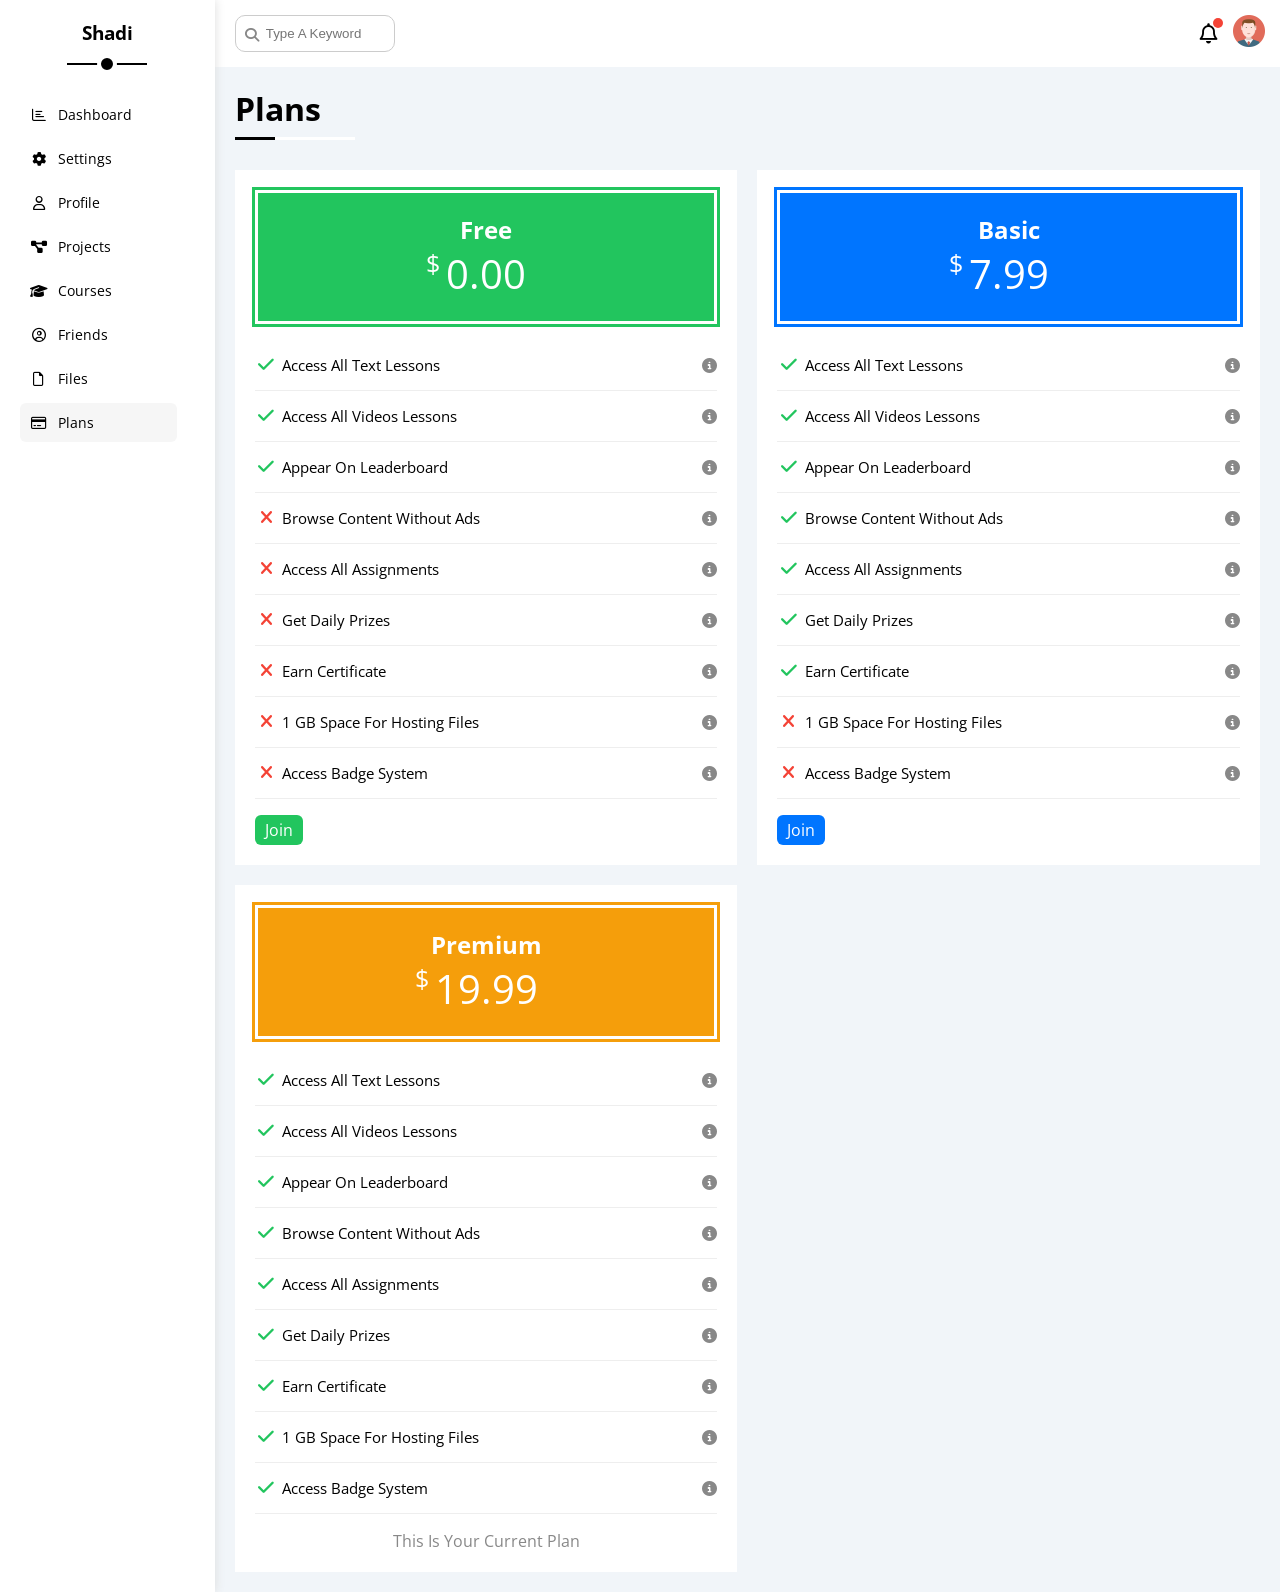
<file: plans.html>
<!DOCTYPE html>
<html lang="en">
    <head>
        <meta charset="UTF-8" />
        <meta http-equiv="X-UA-Compatible" content="IE=edge" />
        <meta name="viewport" content="width=device-width, initial-scale=1.0" />
        <title>Shadi</title>
        <link rel="stylesheet" href="Css/all.min.css" />
        <link rel="preconnect" href="https://fonts.googleapis.com" />
        <link rel="preconnect" href="https://fonts.gstatic.com" crossorigin />
        <link
            href="https://fonts.googleapis.com/css2?family=Open+Sans:wght@300;500&display=swap"
            rel="stylesheet" />
        <link rel="stylesheet" href="Css/framework.css" />
        <link rel="stylesheet" href="Css/main.css" />
    </head>
    <body>
        <div class="page d-flex">
            <div class="sidebar bg-white p-20 p-rel">
                <h3 class="logo p-rel txt-c mt-0">Shadi</h3>
                <ul class="links">
                    <li>
                        <a
                            class="d-flex align-center fs-14 c-black r-6 p-10"
                            href="index.html">
                            <i class="fa-regular fa-chart-bar fa-fw"></i>
                            <span class="hide-mob">Dashboard</span>
                        </a>
                    </li>

                    <li>
                        <a
                            class="d-flex align-center fs-14 c-black r-6 p-10"
                            href="settings.html">
                            <i class="fa-solid fa-gear fa-fw"></i>
                            <span class="hide-mob">Settings</span>
                        </a>
                    </li>
                    <li>
                        <a
                            class="d-flex align-center fs-14 c-black r-6 p-10"
                            href="profile.html">
                            <i class="fa-regular fa-user fa-fw"></i>
                            <span class="hide-mob">Profile</span>
                        </a>
                    </li>
                    <li>
                        <a
                            class="d-flex align-center fs-14 c-black r-6 p-10"
                            href="projects.html">
                            <i class="fa-solid fa-diagram-project fa-fw"></i>
                            <span class="hide-mob">Projects</span>
                        </a>
                    </li>
                    <li>
                        <a
                            class="d-flex align-center fs-14 c-black r-6 p-10"
                            href="courses.html">
                            <i class="fa-solid fa-graduation-cap fa-fw"></i>
                            <span class="hide-mob">Courses</span>
                        </a>
                    </li>
                    <li>
                        <a
                            class="d-flex align-center fs-14 c-black r-6 p-10"
                            href="friends.html">
                            <i class="fa-regular fa-circle-user fa-fw"></i>
                            <span class="hide-mob">Friends</span>
                        </a>
                    </li>
                    <li>
                        <a
                            class="d-flex align-center fs-14 c-black r-6 p-10"
                            href="files.html">
                            <i class="fa-regular fa-file fa-fw"></i>
                            <span class="hide-mob">Files</span>
                        </a>
                    </li>
                    <li>
                        <a
                            class="active d-flex align-center fs-14 c-black r-6 p-10"
                            href="plans.html">
                            <i class="fa-regular fa-credit-card fa-fw"></i>
                            <span class="hide-mob">Plans</span>
                        </a>
                    </li>
                </ul>
            </div>

            <!-- Start Content -->
            <div class="content w-full flow-hidden">
                <!-- Start Head -->
                <header class="header p-15 between-flex bg-white">
                    <div class="search p-rel">
                        <input
                            class="p-10"
                            type="text"
                            placeholder="Type A Keyword" />
                    </div>

                    <div class="icon d-flex align-center">
                        <span class="notification p-rel">
                            <i class="fa-regular fa-bell fa-lg"></i> </span
                        ><a href="profile.html"
                            ><img src="Media/avatar.png" alt=""
                        /></a>
                    </div>
                </header>
                <!-- End Head -->

                <h1 class="main-title">Plans</h1>

                <div class="plans-page d-grid m-20 gap-20">
                    <div class="plan green p-20 bg-white">
                        <div class="header txt-c c-white p-20">
                            <h2 class="m-0">Free</h2>
                            <div class="price"><span>$</span>0.00</div>
                        </div>
                        <ul>
                            <li class="row d-flex align-center">
                                <i class="fa-solid fa-check fa-fw yes"></i>
                                <span>Access All Text Lessons</span>
                                <i
                                    class="fa-solid fa-info-circle c-gray help"></i>
                            </li>

                            <li class="row d-flex align-center">
                                <i class="fa-solid fa-check fa-fw yes"></i>
                                <span>Access All Videos Lessons </span>
                                <i
                                    class="fa-solid fa-info-circle c-gray help"></i>
                            </li>
                            <li class="row d-flex align-center">
                                <i class="fa-solid fa-check fa-fw yes"></i>
                                <span>Appear On Leaderboard </span>
                                <i
                                    class="fa-solid fa-info-circle c-gray help"></i>
                            </li>
                            <li class="row d-flex align-center">
                                <i class="fa-solid fa-xmark fa-fw"></i>
                                <span>Browse Content Without Ads </span>
                                <i
                                    class="fa-solid fa-info-circle c-gray help"></i>
                            </li>
                            <li class="row d-flex align-center">
                                <i class="fa-solid fa-xmark fa-fw"></i>
                                <span>Access All Assignments </span>
                                <i
                                    class="fa-solid fa-info-circle c-gray help"></i>
                            </li>
                            <li class="row d-flex align-center">
                                <i class="fa-solid fa-xmark fa-fw"></i>
                                <span>Get Daily Prizes </span>
                                <i
                                    class="fa-solid fa-info-circle c-gray help"></i>
                            </li>
                            <li class="row d-flex align-center">
                                <i class="fa-solid fa-xmark fa-fw"></i>
                                <span>Earn Certificate </span>
                                <i
                                    class="fa-solid fa-info-circle c-gray help"></i>
                            </li>
                            <li class="row d-flex align-center">
                                <i class="fa-solid fa-xmark fa-fw"></i>
                                <span>1 GB Space For Hosting Files </span>
                                <i
                                    class="fa-solid fa-info-circle c-gray help"></i>
                            </li>
                            <li class="row d-flex align-center">
                                <i class="fa-solid fa-xmark fa-fw"></i>
                                <span>Access Badge System </span>
                                <i
                                    class="fa-solid fa-info-circle c-gray help"></i>
                            </li>
                        </ul>
                        <a href="#" class="join btn-shape c-white d-block w-fit"
                            >Join</a
                        >
                    </div>

                    <div class="plan blue p-20 bg-white">
                        <div class="header txt-c c-white p-20">
                            <h2 class="m-0">Basic</h2>
                            <div class="price"><span>$</span>7.99</div>
                        </div>
                        <ul>
                            <li class="row d-flex align-center">
                                <i class="fa-solid fa-check fa-fw yes"></i>
                                <span>Access All Text Lessons</span>
                                <i
                                    class="fa-solid fa-info-circle c-gray help"></i>
                            </li>

                            <li class="row d-flex align-center">
                                <i class="fa-solid fa-check fa-fw yes"></i>
                                <span>Access All Videos Lessons </span>
                                <i
                                    class="fa-solid fa-info-circle c-gray help"></i>
                            </li>
                            <li class="row d-flex align-center">
                                <i class="fa-solid fa-check fa-fw yes"></i>
                                <span>Appear On Leaderboard </span>
                                <i
                                    class="fa-solid fa-info-circle c-gray help"></i>
                            </li>
                            <li class="row d-flex align-center">
                                <i class="fa-solid fa-check fa-fw yes"></i>
                                <span>Browse Content Without Ads </span>
                                <i
                                    class="fa-solid fa-info-circle c-gray help"></i>
                            </li>
                            <li class="row d-flex align-center">
                                <i class="fa-solid fa-check fa-fw yes"></i>
                                <span>Access All Assignments </span>
                                <i
                                    class="fa-solid fa-info-circle c-gray help"></i>
                            </li>
                            <li class="row d-flex align-center">
                                <i class="fa-solid fa-check fa-fw yes"></i>
                                <span>Get Daily Prizes </span>
                                <i
                                    class="fa-solid fa-info-circle c-gray help"></i>
                            </li>
                            <li class="row d-flex align-center">
                                <i class="fa-solid fa-check fa-fw yes"></i>
                                <span>Earn Certificate </span>
                                <i
                                    class="fa-solid fa-info-circle c-gray help"></i>
                            </li>
                            <li class="row d-flex align-center">
                                <i class="fa-solid fa-xmark fa-fw"></i>
                                <span>1 GB Space For Hosting Files </span>
                                <i
                                    class="fa-solid fa-info-circle c-gray help"></i>
                            </li>
                            <li class="row d-flex align-center">
                                <i class="fa-solid fa-xmark fa-fw"></i>
                                <span>Access Badge System </span>
                                <i
                                    class="fa-solid fa-info-circle c-gray help"></i>
                            </li>
                        </ul>
                        <a href="#" class="join btn-shape c-white d-block w-fit"
                            >Join</a
                        >
                    </div>

                    <div class="plan orange p-20 bg-white">
                        <div class="header txt-c c-white p-20">
                            <h2 class="m-0">Premium</h2>
                            <div class="price"><span>$</span>19.99</div>
                        </div>
                        <ul>
                            <li class="row d-flex align-center">
                                <i class="fa-solid fa-check fa-fw yes"></i>
                                <span>Access All Text Lessons</span>
                                <i
                                    class="fa-solid fa-info-circle c-gray help"></i>
                            </li>

                            <li class="row d-flex align-center">
                                <i class="fa-solid fa-check fa-fw yes"></i>
                                <span>Access All Videos Lessons </span>
                                <i
                                    class="fa-solid fa-info-circle c-gray help"></i>
                            </li>
                            <li class="row d-flex align-center">
                                <i class="fa-solid fa-check fa-fw yes"></i>
                                <span>Appear On Leaderboard </span>
                                <i
                                    class="fa-solid fa-info-circle c-gray help"></i>
                            </li>
                            <li class="row d-flex align-center">
                                <i class="fa-solid fa-check fa-fw yes"></i>
                                <span>Browse Content Without Ads </span>
                                <i
                                    class="fa-solid fa-info-circle c-gray help"></i>
                            </li>
                            <li class="row d-flex align-center">
                                <i class="fa-solid fa-check fa-fw yes"></i>
                                <span>Access All Assignments </span>
                                <i
                                    class="fa-solid fa-info-circle c-gray help"></i>
                            </li>
                            <li class="row d-flex align-center">
                                <i class="fa-solid fa-check fa-fw yes"></i>
                                <span>Get Daily Prizes </span>
                                <i
                                    class="fa-solid fa-info-circle c-gray help"></i>
                            </li>
                            <li class="row d-flex align-center">
                                <i class="fa-solid fa-check fa-fw yes"></i>
                                <span>Earn Certificate </span>
                                <i
                                    class="fa-solid fa-info-circle c-gray help"></i>
                            </li>
                            <li class="row d-flex align-center">
                                <i class="fa-solid fa-check fa-fw yes"></i>
                                <span>1 GB Space For Hosting Files </span>
                                <i
                                    class="fa-solid fa-info-circle c-gray help"></i>
                            </li>
                            <li class="row d-flex align-center">
                                <i class="fa-solid fa-check fa-fw yes"></i>
                                <span>Access Badge System </span>
                                <i
                                    class="fa-solid fa-info-circle c-gray help"></i>
                            </li>
                        </ul>
                        <p class="m-0 c-gray txt-c">
                            This Is Your Current Plan
                        </p>
                    </div>
                </div>
            </div>
        </div>
    </body>
</html>
</file>
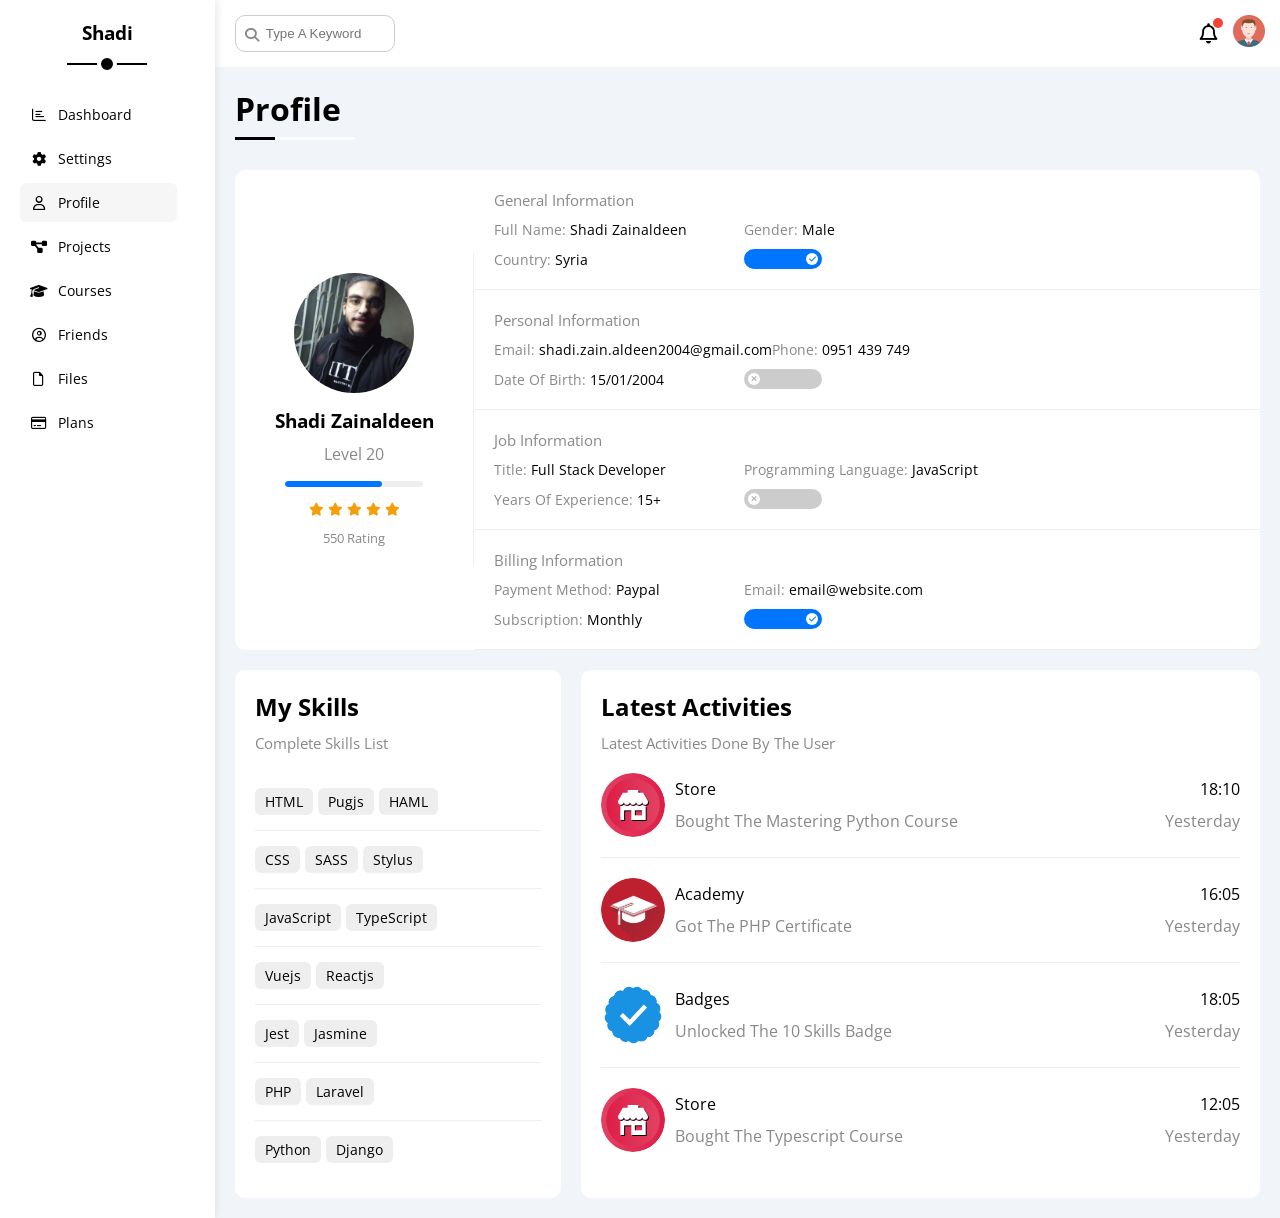
<file: profile.html>
<!DOCTYPE html>
<html lang="en">
    <head>
        <meta charset="UTF-8" />
        <meta http-equiv="X-UA-Compatible" content="IE=edge" />
        <meta name="viewport" content="width=device-width, initial-scale=1.0" />
        <title>Shadi</title>
        <link rel="stylesheet" href="Css/all.min.css" />
        <link rel="preconnect" href="https://fonts.googleapis.com" />
        <link rel="preconnect" href="https://fonts.gstatic.com" crossorigin />
        <link
            href="https://fonts.googleapis.com/css2?family=Open+Sans:wght@300;500&display=swap"
            rel="stylesheet" />
        <link rel="stylesheet" href="Css/framework.css" />
        <link rel="stylesheet" href="Css/main.css" />
    </head>
    <body>
        <div class="page d-flex">
            <div class="sidebar bg-white p-20 p-rel">
                <h3 class="logo p-rel txt-c mt-0">Shadi</h3>
                <ul class="links">
                    <li>
                        <a
                            class="d-flex align-center fs-14 c-black r-6 p-10"
                            href="index.html">
                            <i class="fa-regular fa-chart-bar fa-fw"></i>
                            <span class="hide-mob">Dashboard</span>
                        </a>
                    </li>

                    <li>
                        <a
                            class="d-flex align-center fs-14 c-black r-6 p-10"
                            href="settings.html">
                            <i class="fa-solid fa-gear fa-fw"></i>
                            <span class="hide-mob">Settings</span>
                        </a>
                    </li>
                    <li>
                        <a
                            class="active d-flex align-center fs-14 c-black r-6 p-10"
                            href="profile.html">
                            <i class="fa-regular fa-user fa-fw"></i>
                            <span class="hide-mob">Profile</span>
                        </a>
                    </li>
                    <li>
                        <a
                            class="d-flex align-center fs-14 c-black r-6 p-10"
                            href="projects.html">
                            <i class="fa-solid fa-diagram-project fa-fw"></i>
                            <span class="hide-mob">Projects</span>
                        </a>
                    </li>
                    <li>
                        <a
                            class="d-flex align-center fs-14 c-black r-6 p-10"
                            href="courses.html">
                            <i class="fa-solid fa-graduation-cap fa-fw"></i>
                            <span class="hide-mob">Courses</span>
                        </a>
                    </li>
                    <li>
                        <a
                            class="d-flex align-center fs-14 c-black r-6 p-10"
                            href="friends.html">
                            <i class="fa-regular fa-circle-user fa-fw"></i>
                            <span class="hide-mob">Friends</span>
                        </a>
                    </li>
                    <li>
                        <a
                            class="d-flex align-center fs-14 c-black r-6 p-10"
                            href="files.html">
                            <i class="fa-regular fa-file fa-fw"></i>
                            <span class="hide-mob">Files</span>
                        </a>
                    </li>
                    <li>
                        <a
                            class="d-flex align-center fs-14 c-black r-6 p-10"
                            href="plans.html">
                            <i class="fa-regular fa-credit-card fa-fw"></i>
                            <span class="hide-mob">Plans</span>
                        </a>
                    </li>
                </ul>
            </div>

            <!-- Start Content -->
            <div class="content w-full flow-hidden">
                <!-- Start Head -->
                <header class="header p-15 between-flex bg-white">
                    <div class="search p-rel">
                        <input
                            class="p-10"
                            type="text"
                            placeholder="Type A Keyword" />
                    </div>

                    <div class="icon d-flex align-center">
                        <span class="notification p-rel">
                            <i class="fa-regular fa-bell fa-lg"></i> </span
                        ><a href="profile.html"
                            ><img src="Media/avatar.png" alt=""
                        /></a>
                    </div>
                </header>
                <!-- End Head -->

                <h1 class="main-title">Profile</h1>
                <div class="profile-page m-20">
                    <div class="overview bg-white r-10 d-flex align-center">
                        <div class="avatar-box p-20 txt-c">
                            <img
                                src="Media/avatar.jpg"
                                alt=""
                                class="r-half mb-10" />
                            <h3 class="m-0">Shadi Zainaldeen</h3>
                            <p class="c-gray mt-10">Level 20</p>
                            <div class="level bg-eee p-rel r-6">
                                <span
                                    class="bg-blue r-6"
                                    style="width: 70%"></span>
                            </div>
                            <div class="rating mt-10 mb-10">
                                <i class="fa-solid fa-star c-orange fs-13"></i>
                                <i class="fa-solid fa-star c-orange fs-13"></i>
                                <i class="fa-solid fa-star c-orange fs-13"></i>
                                <i class="fa-solid fa-star c-orange fs-13"></i>
                                <i class="fa-solid fa-star c-orange fs-13"></i>
                            </div>
                            <p class="m-0 fs-13 c-gray">550 Rating</p>
                        </div>
                        <div class="info-box w-full txt-c-mobile">
                            <!-- Start Information Row -->
                            <div class="box p-20 d-flex align-center f-wrap">
                                <h4 class="c-gray m-0 fs-15 fw-normal w-full">
                                    General Information
                                </h4>
                                <div class="fs-14">
                                    <span class="c-gray">Full Name: </span>
                                    <span>Shadi Zainaldeen</span>
                                </div>
                                <div class="fs-14">
                                    <span class="c-gray">Gender: </span>
                                    <span>Male</span>
                                </div>
                                <div class="fs-14">
                                    <span class="c-gray">Country: </span>
                                    <span>Syria</span>
                                </div>
                                <div class="switch fs-14">
                                    <label>
                                        <input
                                            type="checkbox"
                                            checked
                                            class="toggle-checkbox" />
                                        <div class="toggle-switch"></div>
                                    </label>
                                </div>
                            </div>
                            <!-- End Information Row -->
                            <!-- Start Information Row -->
                            <div class="box p-20 d-flex align-center f-wrap">
                                <h4 class="c-gray m-0 fs-15 fw-normal w-full">
                                    Personal Information
                                </h4>
                                <div class="fs-14">
                                    <span class="c-gray">Email: </span>
                                    <span>shadi.zain.aldeen2004@gmail.com</span>
                                </div>
                                <div class="fs-14">
                                    <span class="c-gray">Phone: </span>
                                    <span>0951 439 749</span>
                                </div>
                                <div class="fs-14">
                                    <span class="c-gray">Date Of Birth: </span>
                                    <span>15/01/2004 </span>
                                </div>
                                <div class="switch fs-14">
                                    <label>
                                        <input
                                            type="checkbox"
                                            class="toggle-checkbox" />
                                        <div class="toggle-switch"></div>
                                    </label>
                                </div>
                            </div>
                            <!-- End Information Row -->
                            <!-- Start Information Row -->
                            <div class="box p-20 d-flex align-center f-wrap">
                                <h4 class="c-gray m-0 fs-15 fw-normal w-full">
                                    Job Information
                                </h4>
                                <div class="fs-14">
                                    <span class="c-gray">Title: </span>
                                    <span>Full Stack Developer</span>
                                </div>
                                <div class="fs-14">
                                    <span class="c-gray"
                                        >Programming Language:
                                    </span>
                                    <span> JavaScript</span>
                                </div>
                                <div class="fs-14">
                                    <span class="c-gray"
                                        >Years Of Experience:
                                    </span>
                                    <span>15+</span>
                                </div>
                                <div class="switch fs-14">
                                    <label>
                                        <input
                                            type="checkbox"
                                            class="toggle-checkbox" />
                                        <div class="toggle-switch"></div>
                                    </label>
                                </div>
                            </div>
                            <!-- End Information Row -->
                            <!-- Start Information Row -->
                            <div class="box p-20 d-flex align-center f-wrap">
                                <h4 class="c-gray m-0 fs-15 fw-normal w-full">
                                    Billing Information
                                </h4>
                                <div class="fs-14">
                                    <span class="c-gray">Payment Method: </span>
                                    <span>Paypal</span>
                                </div>
                                <div class="fs-14">
                                    <span class="c-gray">Email: </span>
                                    <span>email@website.com</span>
                                </div>
                                <div class="fs-14">
                                    <span class="c-gray">Subscription: </span>
                                    <span>Monthly</span>
                                </div>
                                <div class="switch fs-14">
                                    <label>
                                        <input
                                            type="checkbox"
                                            checked
                                            class="toggle-checkbox" />
                                        <div class="toggle-switch"></div>
                                    </label>
                                </div>
                            </div>
                            <!-- End Information Row -->
                        </div>
                    </div>

                    <div class="other-data d-flex gap-20 f-wrap mt-20">
                        <div class="skills widget-shape">
                            <h2 class="mt-0 mb-10">My Skills</h2>
                            <p class="c-gray fs-15 mt-0 mb-20">
                                Complete Skills List
                            </p>
                            <ul>
                                <li class="row d-flex f-wrap pt-15 pb-15 fs-14">
                                    <span class="btn-shape bg-eee">HTML</span>
                                    <span class="btn-shape bg-eee">Pugjs</span>
                                    <span class="btn-shape bg-eee">HAML</span>
                                </li>
                                <li class="row d-flex f-wrap pt-15 pb-15 fs-14">
                                    <span class="btn-shape bg-eee">CSS</span>
                                    <span class="btn-shape bg-eee">SASS</span>
                                    <span class="btn-shape bg-eee">Stylus</span>
                                </li>
                                <li class="row d-flex f-wrap pt-15 pb-15 fs-14">
                                    <span class="btn-shape bg-eee"
                                        >JavaScript</span
                                    >
                                    <span class="btn-shape bg-eee"
                                        >TypeScript</span
                                    >
                                </li>
                                <li class="row d-flex f-wrap pt-15 pb-15 fs-14">
                                    <span class="btn-shape bg-eee">Vuejs</span>
                                    <span class="btn-shape bg-eee"
                                        >Reactjs</span
                                    >
                                </li>
                                <li class="row d-flex f-wrap pt-15 pb-15 fs-14">
                                    <span class="btn-shape bg-eee">Jest</span>
                                    <span class="btn-shape bg-eee"
                                        >Jasmine</span
                                    >
                                </li>
                                <li class="row d-flex f-wrap pt-15 pb-15 fs-14">
                                    <span class="btn-shape bg-eee">PHP</span>
                                    <span class="btn-shape bg-eee"
                                        >Laravel</span
                                    >
                                </li>
                                <li class="row d-flex f-wrap pt-15 pb-15 fs-14">
                                    <span class="btn-shape bg-eee">Python</span>
                                    <span class="btn-shape bg-eee">Django</span>
                                </li>
                            </ul>
                        </div>
                        <div class="activities widget-shape">
                            <h2 class="mt-0 mb-10">Latest Activities</h2>
                            <p class="c-gray fs-15 mt-0 mb-20">
                                Latest Activities Done By The User
                            </p>
                            <div class="row txt-c-mobile d-flex align-center">
                                <img src="Media/activity-01.png" alt="" />

                                <div class="text">
                                    <span class="d-block mb-10">Store</span>
                                    <span class="c-gray"
                                        >Bought The Mastering Python
                                        Course</span
                                    >
                                </div>
                                <div class="time">
                                    <span class="d-block mb-10">18:10</span>
                                    <span class="c-gray">Yesterday</span>
                                </div>
                            </div>
                            <div class="row txt-c-mobile d-flex align-center">
                                <img src="Media/activity-02.png" alt="" />

                                <div class="text">
                                    <span class="d-block mb-10">Academy</span>
                                    <span class="c-gray"
                                        >Got The PHP Certificate</span
                                    >
                                </div>
                                <div class="time">
                                    <span class="d-block mb-10">16:05</span>
                                    <span class="c-gray">Yesterday</span>
                                </div>
                            </div>
                            <div class="row txt-c-mobile d-flex align-center">
                                <img src="Media/activity-03.png" alt="" />

                                <div class="text">
                                    <span class="d-block mb-10">Badges</span>
                                    <span class="c-gray"
                                        >Unlocked The 10 Skills Badge
                                    </span>
                                </div>
                                <div class="time">
                                    <span class="d-block mb-10">18:05</span>
                                    <span class="c-gray">Yesterday</span>
                                </div>
                            </div>
                            <div class="row txt-c-mobile d-flex align-center">
                                <img src="Media/activity-01.png" alt="" />

                                <div class="text">
                                    <span class="d-block mb-10">Store</span>
                                    <span class="c-gray"
                                        >Bought The Typescript Course</span
                                    >
                                </div>
                                <div class="time">
                                    <span class="d-block mb-10">12:05</span>
                                    <span class="c-gray">Yesterday</span>
                                </div>
                            </div>
                        </div>
                    </div>
                </div>
            </div>
        </div>
    </body>
</html>
</file>
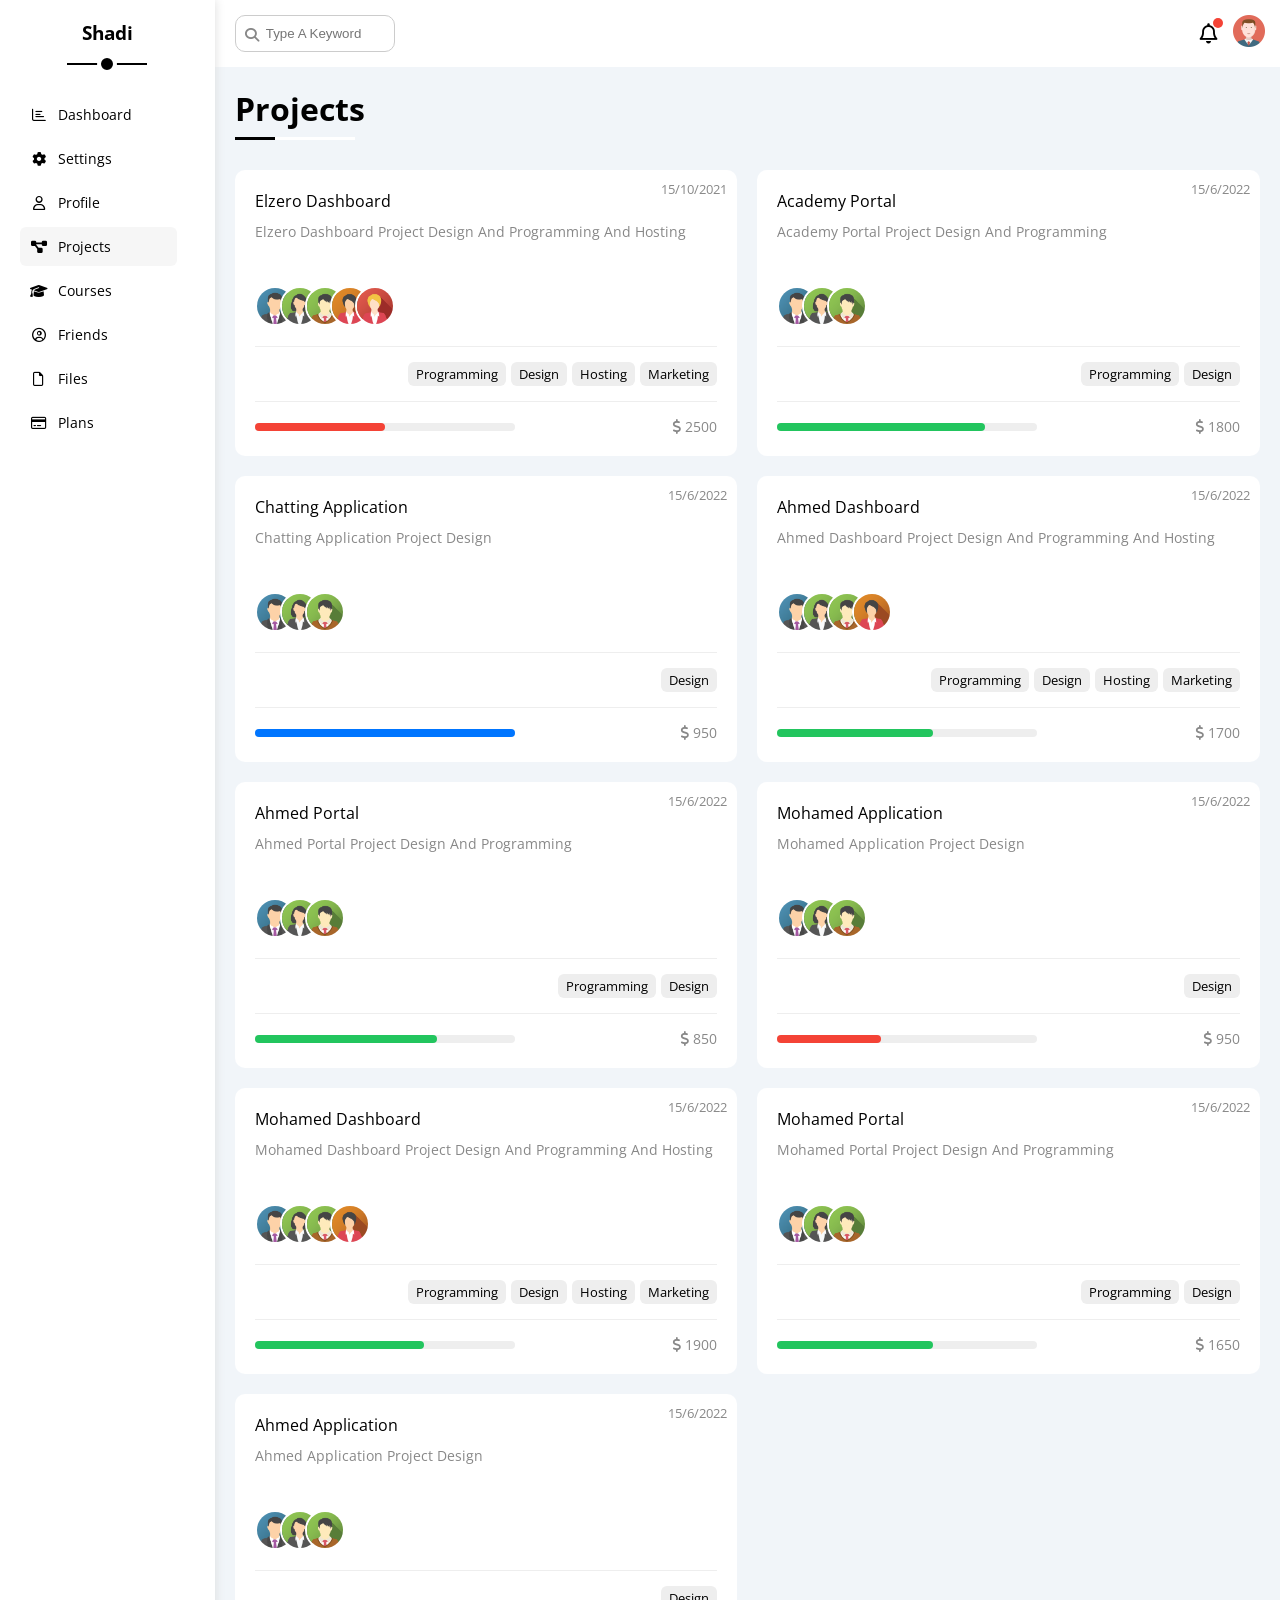
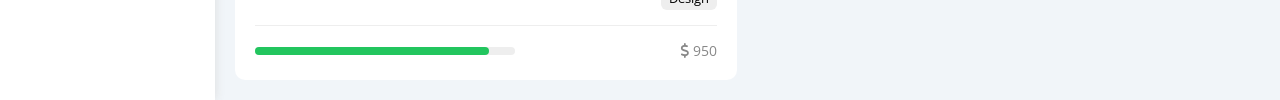
<file: projects.html>
<!DOCTYPE html>
<html lang="en">
    <head>
        <meta charset="UTF-8" />
        <meta http-equiv="X-UA-Compatible" content="IE=edge" />
        <meta name="viewport" content="width=device-width, initial-scale=1.0" />
        <title>Shadi</title>
        <link rel="stylesheet" href="Css/all.min.css" />
        <link rel="preconnect" href="https://fonts.googleapis.com" />
        <link rel="preconnect" href="https://fonts.gstatic.com" crossorigin />
        <link
            href="https://fonts.googleapis.com/css2?family=Open+Sans:wght@300;500&display=swap"
            rel="stylesheet" />
        <link rel="stylesheet" href="Css/framework.css" />
        <link rel="stylesheet" href="Css/main.css" />
    </head>
    <body>
        <div class="page d-flex">
            <div class="sidebar bg-white p-20 p-rel">
                <h3 class="logo p-rel txt-c mt-0">Shadi</h3>
                <ul class="links">
                    <li>
                        <a
                            class="d-flex align-center fs-14 c-black r-6 p-10"
                            href="index.html">
                            <i class="fa-regular fa-chart-bar fa-fw"></i>
                            <span class="hide-mob">Dashboard</span>
                        </a>
                    </li>

                    <li>
                        <a
                            class="d-flex align-center fs-14 c-black r-6 p-10"
                            href="settings.html">
                            <i class="fa-solid fa-gear fa-fw"></i>
                            <span class="hide-mob">Settings</span>
                        </a>
                    </li>
                    <li>
                        <a
                            class="d-flex align-center fs-14 c-black r-6 p-10"
                            href="profile.html">
                            <i class="fa-regular fa-user fa-fw"></i>
                            <span class="hide-mob">Profile</span>
                        </a>
                    </li>
                    <li>
                        <a
                            class="active d-flex align-center fs-14 c-black r-6 p-10"
                            href="projects.html">
                            <i class="fa-solid fa-diagram-project fa-fw"></i>
                            <span class="hide-mob">Projects</span>
                        </a>
                    </li>
                    <li>
                        <a
                            class="d-flex align-center fs-14 c-black r-6 p-10"
                            href="courses.html">
                            <i class="fa-solid fa-graduation-cap fa-fw"></i>
                            <span class="hide-mob">Courses</span>
                        </a>
                    </li>
                    <li>
                        <a
                            class="d-flex align-center fs-14 c-black r-6 p-10"
                            href="friends.html">
                            <i class="fa-regular fa-circle-user fa-fw"></i>
                            <span class="hide-mob">Friends</span>
                        </a>
                    </li>
                    <li>
                        <a
                            class="d-flex align-center fs-14 c-black r-6 p-10"
                            href="files.html">
                            <i class="fa-regular fa-file fa-fw"></i>
                            <span class="hide-mob">Files</span>
                        </a>
                    </li>
                    <li>
                        <a
                            class="d-flex align-center fs-14 c-black r-6 p-10"
                            href="plans.html">
                            <i class="fa-regular fa-credit-card fa-fw"></i>
                            <span class="hide-mob">Plans</span>
                        </a>
                    </li>
                </ul>
            </div>

            <!-- Start Content -->
            <div class="content w-full flow-hidden">
                <!-- Start Head -->
                <header class="header p-15 between-flex bg-white">
                    <div class="search p-rel">
                        <input
                            class="p-10"
                            type="text"
                            placeholder="Type A Keyword" />
                    </div>

                    <div class="icon d-flex align-center">
                        <span class="notification p-rel">
                            <i class="fa-regular fa-bell fa-lg"></i> </span
                        ><a href="profile.html"
                            ><img src="Media/avatar.png" alt=""
                        /></a>
                    </div>
                </header>
                <!-- End Head -->

                <h1 class="main-title">Projects</h1>

                <div class="projects-page m-20 d-grid gap-20">
                    <div class="project widget-shape p-rel">
                        <span class="date c-gray fs-13 p-abs">15/10/2021</span>
                        <h4 class="m-0 fw-normal">Elzero Dashboard</h4>
                        <p class="c-gray fs-14 mt-10 mb-10">
                            Elzero Dashboard Project Design And Programming And
                            Hosting
                        </p>

                        <div class="team d-flex pt-20 pb-20">
                            <a href=""
                                ><img src="Media/team-01.png" alt=""
                            /></a>
                            <a href=""
                                ><img src="Media/team-02.png" alt=""
                            /></a>
                            <a href=""
                                ><img src="Media/team-03.png" alt=""
                            /></a>
                            <a href=""
                                ><img src="Media/team-04.png" alt=""
                            /></a>
                            <a href=""
                                ><img src="Media/team-05.png" alt=""
                            /></a>
                        </div>

                        <div class="skills d-flex">
                            <span class="bg-eee fs-13 w-fit">Programming</span>
                            <span class="bg-eee fs-13 w-fit">Design</span>
                            <span class="bg-eee fs-13 w-fit">Hosting</span>
                            <span class="bg-eee fs-13 w-fit">Marketing</span>
                        </div>

                        <div class="footer between-flex pt-20">
                            <div class="progress p-rel bg-eee">
                                <span class="red" style="width: 50%"></span>
                            </div>
                            <div class="c-gray fs-14">
                                <i class="fa-solid fa-dollar-sign"></i>
                                2500
                            </div>
                        </div>
                    </div>
                    <div class="project widget-shape p-rel">
                        <span class="date c-gray fs-13 p-abs">15/6/2022 </span>
                        <h4 class="m-0 fw-normal">Academy Portal</h4>
                        <p class="c-gray fs-14 mt-10 mb-10">
                            Academy Portal Project Design And Programming
                        </p>

                        <div class="team d-flex pt-20 pb-20">
                            <a href=""
                                ><img src="Media/team-01.png" alt=""
                            /></a>
                            <a href=""
                                ><img src="Media/team-02.png" alt=""
                            /></a>
                            <a href=""
                                ><img src="Media/team-03.png" alt=""
                            /></a>
                        </div>

                        <div class="skills d-flex">
                            <span class="bg-eee fs-13 w-fit">Programming</span>
                            <span class="bg-eee fs-13 w-fit">Design</span>
                        </div>

                        <div class="footer between-flex pt-20">
                            <div class="progress p-rel bg-eee">
                                <span class="green" style="width: 80%"></span>
                            </div>
                            <div class="c-gray fs-14">
                                <i class="fa-solid fa-dollar-sign"></i>
                                1800
                            </div>
                        </div>
                    </div>
                    <div class="project widget-shape p-rel">
                        <span class="date c-gray fs-13 p-abs">15/6/2022 </span>
                        <h4 class="m-0 fw-normal">Chatting Application</h4>
                        <p class="c-gray fs-14 mt-10 mb-10">
                            Chatting Application Project Design
                        </p>

                        <div class="team d-flex pt-20 pb-20">
                            <a href=""
                                ><img src="Media/team-01.png" alt=""
                            /></a>
                            <a href=""
                                ><img src="Media/team-02.png" alt=""
                            /></a>
                            <a href=""
                                ><img src="Media/team-03.png" alt=""
                            /></a>
                        </div>

                        <div class="skills d-flex">
                            <span class="bg-eee fs-13 w-fit">Design</span>
                        </div>

                        <div class="footer between-flex pt-20">
                            <div class="progress p-rel bg-eee">
                                <span class="blue" style="width: 100%"></span>
                            </div>
                            <div class="c-gray fs-14">
                                <i class="fa-solid fa-dollar-sign"></i>
                                950
                            </div>
                        </div>
                    </div>
                    <div class="project widget-shape p-rel">
                        <span class="date c-gray fs-13 p-abs">15/6/2022 </span>
                        <h4 class="m-0 fw-normal">Ahmed Dashboard</h4>
                        <p class="c-gray fs-14 mt-10 mb-10">
                            Ahmed Dashboard Project Design And Programming And
                            Hosting
                        </p>

                        <div class="team d-flex pt-20 pb-20">
                            <a href=""
                                ><img src="Media/team-01.png" alt=""
                            /></a>
                            <a href=""
                                ><img src="Media/team-02.png" alt=""
                            /></a>
                            <a href=""
                                ><img src="Media/team-03.png" alt=""
                            /></a>
                            <a href=""
                                ><img src="Media/team-04.png" alt=""
                            /></a>
                        </div>

                        <div class="skills d-flex">
                            <span class="bg-eee fs-13 w-fit">Programming</span>
                            <span class="bg-eee fs-13 w-fit">Design</span>
                            <span class="bg-eee fs-13 w-fit">Hosting</span>
                            <span class="bg-eee fs-13 w-fit">Marketing</span>
                        </div>

                        <div class="footer between-flex pt-20">
                            <div class="progress p-rel bg-eee">
                                <span class="green" style="width: 60%"></span>
                            </div>
                            <div class="c-gray fs-14">
                                <i class="fa-solid fa-dollar-sign"></i>
                                1700
                            </div>
                        </div>
                    </div>
                    <div class="project widget-shape p-rel">
                        <span class="date c-gray fs-13 p-abs">15/6/2022 </span>
                        <h4 class="m-0 fw-normal">Ahmed Portal</h4>
                        <p class="c-gray fs-14 mt-10 mb-10">
                            Ahmed Portal Project Design And Programming
                        </p>

                        <div class="team d-flex pt-20 pb-20">
                            <a href=""
                                ><img src="Media/team-01.png" alt=""
                            /></a>
                            <a href=""
                                ><img src="Media/team-02.png" alt=""
                            /></a>
                            <a href=""
                                ><img src="Media/team-03.png" alt=""
                            /></a>
                        </div>

                        <div class="skills d-flex">
                            <span class="bg-eee fs-13 w-fit">Programming</span>
                            <span class="bg-eee fs-13 w-fit">Design</span>
                        </div>

                        <div class="footer between-flex pt-20">
                            <div class="progress p-rel bg-eee">
                                <span class="green" style="width: 70%"></span>
                            </div>
                            <div class="c-gray fs-14">
                                <i class="fa-solid fa-dollar-sign"></i>
                                850
                            </div>
                        </div>
                    </div>
                    <div class="project widget-shape p-rel">
                        <span class="date c-gray fs-13 p-abs">15/6/2022 </span>
                        <h4 class="m-0 fw-normal">Mohamed Application</h4>
                        <p class="c-gray fs-14 mt-10 mb-10">
                            Mohamed Application Project Design
                        </p>

                        <div class="team d-flex pt-20 pb-20">
                            <a href=""
                                ><img src="Media/team-01.png" alt=""
                            /></a>
                            <a href=""
                                ><img src="Media/team-02.png" alt=""
                            /></a>
                            <a href=""
                                ><img src="Media/team-03.png" alt=""
                            /></a>
                        </div>

                        <div class="skills d-flex">
                            <span class="bg-eee fs-13 w-fit">Design</span>
                        </div>

                        <div class="footer between-flex pt-20">
                            <div class="progress p-rel bg-eee">
                                <span class="red" style="width: 40%"></span>
                            </div>
                            <div class="c-gray fs-14">
                                <i class="fa-solid fa-dollar-sign"></i>
                                950
                            </div>
                        </div>
                    </div>
                    <div class="project widget-shape p-rel">
                        <span class="date c-gray fs-13 p-abs">15/6/2022 </span>
                        <h4 class="m-0 fw-normal">Mohamed Dashboard</h4>
                        <p class="c-gray fs-14 mt-10 mb-10">
                            Mohamed Dashboard Project Design And Programming And
                            Hosting
                        </p>

                        <div class="team d-flex pt-20 pb-20">
                            <a href=""
                                ><img src="Media/team-01.png" alt=""
                            /></a>
                            <a href=""
                                ><img src="Media/team-02.png" alt=""
                            /></a>
                            <a href=""
                                ><img src="Media/team-03.png" alt=""
                            /></a>
                            <a href=""
                                ><img src="Media/team-04.png" alt=""
                            /></a>
                        </div>

                        <div class="skills d-flex">
                            <span class="bg-eee fs-13 w-fit">Programming</span>
                            <span class="bg-eee fs-13 w-fit">Design</span>
                            <span class="bg-eee fs-13 w-fit">Hosting</span>
                            <span class="bg-eee fs-13 w-fit">Marketing</span>
                        </div>

                        <div class="footer between-flex pt-20">
                            <div class="progress p-rel bg-eee">
                                <span class="green" style="width: 65%"></span>
                            </div>
                            <div class="c-gray fs-14">
                                <i class="fa-solid fa-dollar-sign"></i>
                                1900
                            </div>
                        </div>
                    </div>
                    <div class="project widget-shape p-rel">
                        <span class="date c-gray fs-13 p-abs">15/6/2022 </span>
                        <h4 class="m-0 fw-normal">Mohamed Portal</h4>
                        <p class="c-gray fs-14 mt-10 mb-10">
                            Mohamed Portal Project Design And Programming
                        </p>

                        <div class="team d-flex pt-20 pb-20">
                            <a href=""
                                ><img src="Media/team-01.png" alt=""
                            /></a>
                            <a href=""
                                ><img src="Media/team-02.png" alt=""
                            /></a>
                            <a href=""
                                ><img src="Media/team-03.png" alt=""
                            /></a>
                        </div>

                        <div class="skills d-flex">
                            <span class="bg-eee fs-13 w-fit">Programming</span>
                            <span class="bg-eee fs-13 w-fit">Design</span>
                        </div>

                        <div class="footer between-flex pt-20">
                            <div class="progress p-rel bg-eee">
                                <span class="green" style="width: 60%"></span>
                            </div>
                            <div class="c-gray fs-14">
                                <i class="fa-solid fa-dollar-sign"></i>
                                1650
                            </div>
                        </div>
                    </div>
                    <div class="project widget-shape p-rel">
                        <span class="date c-gray fs-13 p-abs">15/6/2022 </span>
                        <h4 class="m-0 fw-normal">Ahmed Application</h4>
                        <p class="c-gray fs-14 mt-10 mb-10">
                            Ahmed Application Project Design
                        </p>

                        <div class="team d-flex pt-20 pb-20">
                            <a href=""
                                ><img src="Media/team-01.png" alt=""
                            /></a>
                            <a href=""
                                ><img src="Media/team-02.png" alt=""
                            /></a>
                            <a href=""
                                ><img src="Media/team-03.png" alt=""
                            /></a>
                        </div>

                        <div class="skills d-flex">
                            <span class="bg-eee fs-13 w-fit">Design</span>
                        </div>

                        <div class="footer between-flex pt-20">
                            <div class="progress p-rel bg-eee">
                                <span class="green" style="width: 90%"></span>
                            </div>
                            <div class="c-gray fs-14">
                                <i class="fa-solid fa-dollar-sign"></i>
                                950
                            </div>
                        </div>
                    </div>
                </div>
            </div>
        </div>
    </body>
</html>
</file>
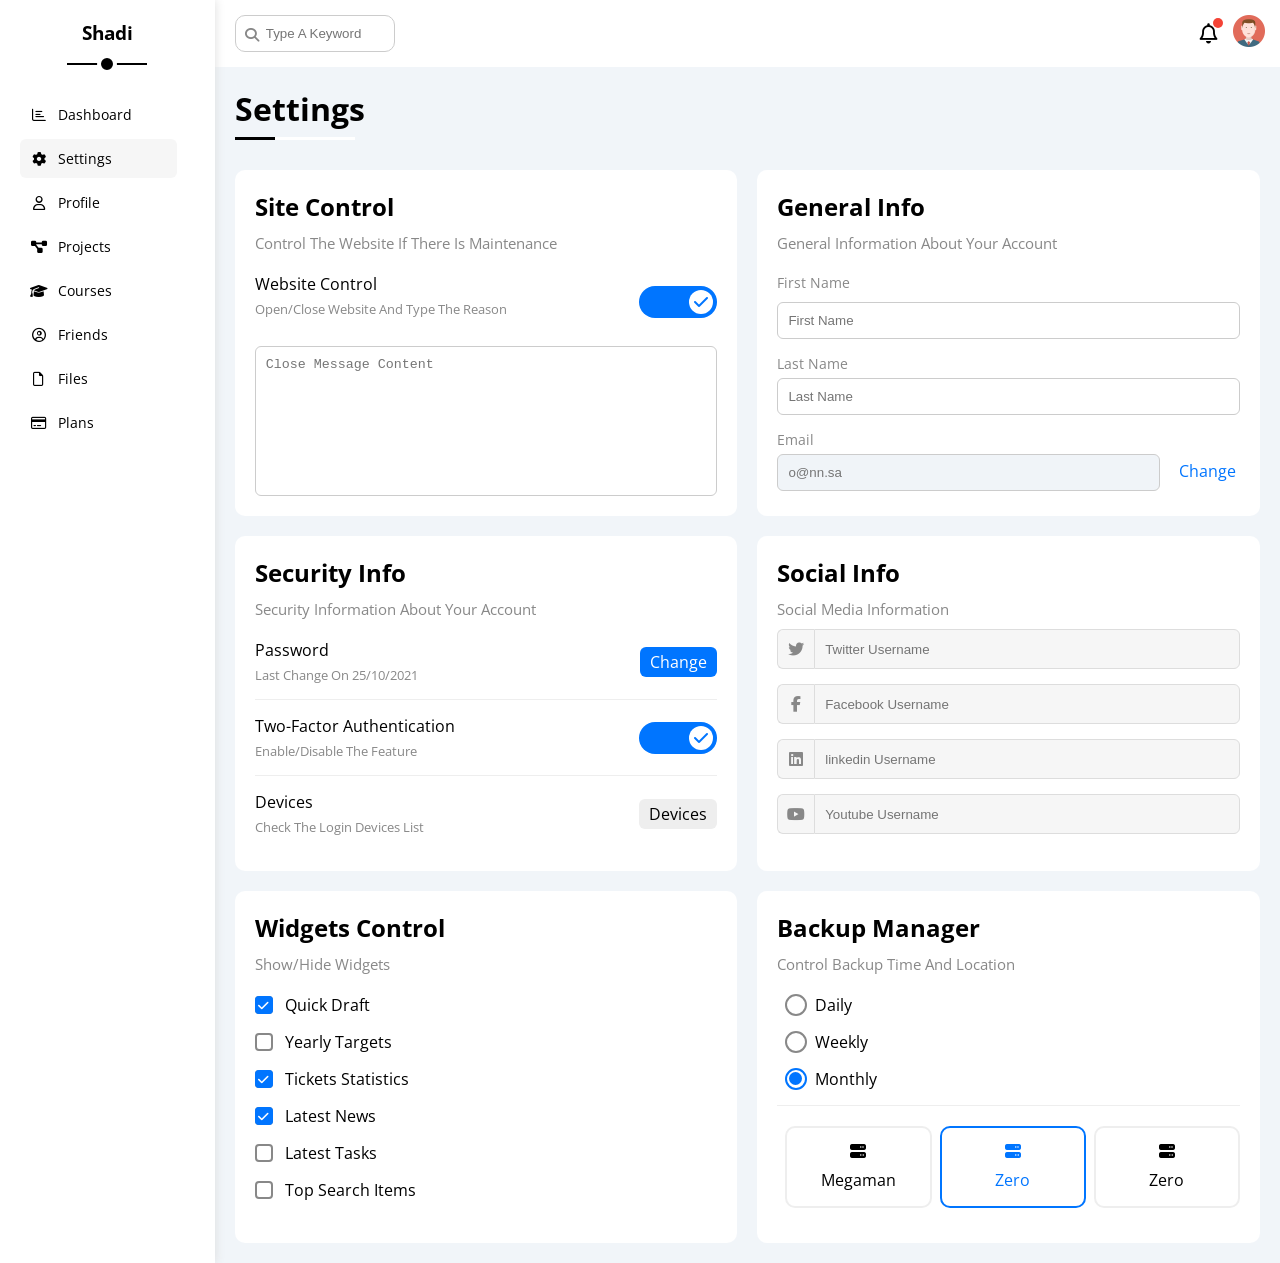
<file: settings.html>
<!DOCTYPE html>
<html lang="en">
    <head>
        <meta charset="UTF-8" />
        <meta http-equiv="X-UA-Compatible" content="IE=edge" />
        <meta name="viewport" content="width=device-width, initial-scale=1.0" />
        <title>Shadi</title>

        <!-- font awesome -->
        <link rel="stylesheet" href="Css/all.min.css" />
        <!-- google fonts -->
        <link rel="preconnect" href="https://fonts.googleapis.com" />
        <link rel="preconnect" href="https://fonts.gstatic.com" crossorigin />
        <link
            href="https://fonts.googleapis.com/css2?family=Open+Sans:wght@300;500&display=swap"
            rel="stylesheet" />
        <!-- framework -->
        <link rel="stylesheet" href="Css/framework.css" />
        <!-- main css file -->
        <link rel="stylesheet" href="Css/main.css" />
    </head>
    <body>
        <div class="page d-flex">
            <div class="sidebar bg-white p-20 p-rel">
                <h3 class="logo p-rel txt-c mt-0">Shadi</h3>
                <ul class="links">
                    <li>
                        <a
                            class="d-flex align-center fs-14 c-black r-6 p-10"
                            href="index.html">
                            <i class="fa-regular fa-chart-bar fa-fw"></i>
                            <span class="hide-mob">Dashboard</span>
                        </a>
                    </li>

                    <li>
                        <a
                            class="active d-flex align-center fs-14 c-black r-6 p-10"
                            href="settings.html">
                            <i class="fa-solid fa-gear fa-fw"></i>
                            <span class="hide-mob">Settings</span>
                        </a>
                    </li>
                    <li>
                        <a
                            class="d-flex align-center fs-14 c-black r-6 p-10"
                            href="profile.html">
                            <i class="fa-regular fa-user fa-fw"></i>
                            <span class="hide-mob">Profile</span>
                        </a>
                    </li>
                    <li>
                        <a
                            class="d-flex align-center fs-14 c-black r-6 p-10"
                            href="projects.html">
                            <i class="fa-solid fa-diagram-project fa-fw"></i>
                            <span class="hide-mob">Projects</span>
                        </a>
                    </li>
                    <li>
                        <a
                            class="d-flex align-center fs-14 c-black r-6 p-10"
                            href="courses.html">
                            <i class="fa-solid fa-graduation-cap fa-fw"></i>
                            <span class="hide-mob">Courses</span>
                        </a>
                    </li>
                    <li>
                        <a
                            class="d-flex align-center fs-14 c-black r-6 p-10"
                            href="friends.html">
                            <i class="fa-regular fa-circle-user fa-fw"></i>
                            <span class="hide-mob">Friends</span>
                        </a>
                    </li>
                    <li>
                        <a
                            class="d-flex align-center fs-14 c-black r-6 p-10"
                            href="files.html">
                            <i class="fa-regular fa-file fa-fw"></i>
                            <span class="hide-mob">Files</span>
                        </a>
                    </li>
                    <li>
                        <a
                            class="d-flex align-center fs-14 c-black r-6 p-10"
                            href="plans.html">
                            <i class="fa-regular fa-credit-card fa-fw"></i>
                            <span class="hide-mob">Plans</span>
                        </a>
                    </li>
                </ul>
            </div>

            <!-- Start Content -->
            <div class="content w-full flow-hidden">
                <!-- Start Head -->
                <header class="header p-15 between-flex bg-white">
                    <div class="search p-rel">
                        <input
                            class="p-10"
                            type="text"
                            placeholder="Type A Keyword" />
                    </div>

                    <div class="icon d-flex align-center">
                        <span class="notification p-rel">
                            <i class="fa-regular fa-bell fa-lg"></i> </span
                        ><a href="profile.html"
                            ><img src="Media/avatar.png" alt=""
                        /></a>
                    </div>
                </header>
                <!-- End Head -->

                <h1 class="main-title">Settings</h1>
                <div class="settings-page d-grid gap-20">
                    <!-- Site Control -->
                    <div class="site-control widget-shape">
                        <h2 class="mt-0 mb-10">Site Control</h2>
                        <p class="c-gray fs-15 mt-0 mb-20">
                            Control The Website If There Is Maintenance
                        </p>
                        <div class="mb-15 between-flex">
                            <div>
                                <span class="">Website Control</span>
                                <p class="c-gray mt-5 fs-13">
                                    Open/Close Website And Type The Reason
                                </p>
                            </div>
                            <div>
                                <label>
                                    <input
                                        type="checkbox"
                                        checked
                                        class="toggle-checkbox" />
                                    <div class="toggle-switch"></div>
                                </label>
                            </div>
                        </div>
                        <textarea
                            name=""
                            id=""
                            placeholder="Close Message Content"
                            class="close-message r-6 d-block w-full p-10"></textarea>
                    </div>

                    <!-- General Info -->
                    <div class="general-Info widget-shape">
                        <h2 class="mt-0 mb-10">General Info</h2>
                        <p class="fs-15 c-gray mt-0 mb-20">
                            General Information About Your Account
                        </p>
                        <div class="mb-15">
                            <label
                                for="#first"
                                class="c-gray fs-14 d-block mb-10"
                                >First Name</label
                            >
                            <input
                                type="text"
                                id="first"
                                class="border-ccc d-block p-10 r-6 w-full"
                                placeholder="First Name" />
                        </div>
                        <div class="mb-15">
                            <label for="#last" class="c-gray fs-14 d-block mb-5"
                                >Last Name</label
                            >
                            <input
                                type="text"
                                id="last"
                                class="border-ccc d-block p-10 r-6 w-full"
                                placeholder="Last Name" />
                        </div>
                        <div>
                            <label
                                for="#email"
                                class="c-gray fs-14 d-block mb-5"
                                >Email</label
                            >
                            <input
                                disabled
                                type="email"
                                id="email"
                                class="border-ccc p-10 r-6 mr-15"
                                placeholder="o@nn.sa" />
                            <a href="#" class="c-blue">Change</a>
                        </div>
                    </div>

                    <!-- Security Info -->
                    <div class="security-Info widget-shape">
                        <h2 class="mt-0 mb-10">Security Info</h2>
                        <p class="fs-15 c-gray mt-0 mb-20">
                            Security Information About Your Account
                        </p>
                        <div class="box mb-15 between-flex">
                            <div>
                                <span>Password</span>
                                <p class="c-gray mt-5 mb-0 fs-13">
                                    Last Change On 25/10/2021
                                </p>
                            </div>
                            <a href="#" class="button btn-shape c-white bg-blue"
                                >Change</a
                            >
                        </div>
                        <div class="box mb-15 between-flex">
                            <div>
                                <span>Two-Factor Authentication</span>
                                <p class="c-gray mt-5 mb-0 fs-13">
                                    Enable/Disable The Feature
                                </p>
                            </div>
                            <label>
                                <input
                                    type="checkbox"
                                    checked
                                    class="toggle-checkbox" />
                                <div class="toggle-switch"></div>
                            </label>
                        </div>
                        <div class="box between-flex">
                            <div>
                                <span>Devices</span>
                                <p class="c-gray mt-5 mb-0 fs-13">
                                    Check The Login Devices List
                                </p>
                            </div>
                            <a href="#" class="btn-shape c-black bg-eee"
                                >Devices</a
                            >
                        </div>
                    </div>

                    <!-- Social Info -->
                    <div class="social-info widget-shape">
                        <h2 class="mt-0 mb-10">Social Info</h2>
                        <p class="c-gray fs-15 mt-0 mb-10">
                            Social Media Information
                        </p>
                        <div class="box d-flex align-center mb-15">
                            <i
                                class="fa-brands fa-twitter c-gray center-flex"></i>
                            <input
                                type="text"
                                placeholder="Twitter Username"
                                class="border-none w-full" />
                        </div>
                        <div class="box d-flex align-center mb-15">
                            <i
                                class="fa-brands fa-facebook-f c-gray center-flex"></i>
                            <input
                                type="text"
                                placeholder="Facebook Username"
                                class="border-none w-full" />
                        </div>
                        <div class="box d-flex align-center mb-15">
                            <i
                                class="fa-brands fa-linkedin c-gray center-flex"></i>
                            <input
                                type="text"
                                placeholder="linkedin Username"
                                class="border-none w-full" />
                        </div>
                        <div class="box d-flex align-center mb-15">
                            <i
                                class="fa-brands fa-youtube c-gray center-flex"></i>
                            <input
                                type="text"
                                placeholder="Youtube Username"
                                class="border-none w-full" />
                        </div>
                    </div>

                    <!-- Widgets Control -->
                    <div class="widget-control widget-shape">
                        <h2 class="mt-0 mb-10">Widgets Control</h2>
                        <p class="c-gray fs-15 mt-0 mb-20">Show/Hide Widgets</p>
                        <div class="control d-flex align-center mb-15">
                            <input type="checkbox" id="one" checked />
                            <label for="one">Quick Draft</label>
                        </div>
                        <div class="control d-flex align-center mb-15">
                            <input type="checkbox" id="two" />
                            <label for="two">Yearly Targets</label>
                        </div>
                        <div class="control d-flex align-center mb-15">
                            <input type="checkbox" id="three" checked />
                            <label for="three">Tickets Statistics</label>
                        </div>
                        <div class="control d-flex align-center mb-15">
                            <input type="checkbox" id="four" checked />
                            <label for="four">Latest News</label>
                        </div>
                        <div class="control d-flex align-center mb-15">
                            <input type="checkbox" id="five" />
                            <label for="five">Latest Tasks</label>
                        </div>
                        <div class="control d-flex align-center mb-15">
                            <input type="checkbox" id="six" />
                            <label for="six">Top Search Items</label>
                        </div>
                    </div>

                    <!-- Backup Manager -->
                    <div class="backup-manager widget-shape">
                        <h2 class="mt-0 mb-10">Backup Manager</h2>
                        <p class="c-gray fs-15 mt-0 mb-20">
                            Control Backup Time And Location
                        </p>

                        <div class="time d-flex align-center mb-15">
                            <input
                                type="radio"
                                name="time"
                                id="daily"
                                value="daily" />
                            <label for="daily">Daily</label>
                        </div>
                        <div class="time d-flex align-center mb-15">
                            <input
                                type="radio"
                                name="time"
                                id="weekly"
                                value="weekly" />
                            <label for="weekly">Weekly</label>
                        </div>
                        <div class="time d-flex align-center mb-15">
                            <input
                                type="radio"
                                name="time"
                                id="monthly"
                                value="monthly"
                                checked />
                            <label for="monthly">Monthly</label>
                        </div>

                        <div class="plans d-flex align-center txt-c">
                            <input
                                type="radio"
                                name="servers"
                                id="server-one" />
                            <div class="server mb-15 r-10 w-full">
                                <label class="d-block m-15" for="server-one">
                                    <i
                                        class="fa-solid fa-server d-block mb-10"></i>
                                    Megaman
                                </label>
                            </div>

                            <input
                                type="radio"
                                name="servers"
                                id="server-two"
                                checked />
                            <div class="server mb-15 r-10 w-full">
                                <label class="d-block m-15" for="server-two">
                                    <i
                                        class="fa-solid fa-server d-block mb-10"></i>
                                    Zero
                                </label>
                            </div>

                            <input
                                type="radio"
                                name="servers"
                                id="server-three" />
                            <div class="server mb-15 r-10 w-full">
                                <label class="d-block m-15" for="server-three">
                                    <i
                                        class="fa-solid fa-server d-block mb-10"></i>
                                    Zero
                                </label>
                            </div>
                        </div>
                    </div>
                </div>
            </div>
        </div>
    </body>
</html>
</file>
<file: Css/framework.css>
:root {
    --blue-color: #0075ff;
    --blue-alt-color: #0d69d5;
    --orange-color: #f59e0b;
    --green-color: #22c55e;
    --red-color: #f44336;
    --gray-color: #888;
}

/* Start Box */
.d-flex {
    display: flex;
}
.align-center {
    align-items: center;
}
.space-between {
    justify-content: space-between;
}
.f-wrap {
    flex-wrap: wrap;
}
.f-grow {
    flex-grow: 1;
}
.d-grid {
    display: grid;
}
.d-block {
    display: block;
}
.gap-20 {
    gap: 20px;
}
/* End Box */

/* Width - height - overFlow*/
.w-full {
    width: 100%;
}
.w-fit {
    width: fit-content;
}
.h-full {
    height: 100%;
}
.flow-hidden {
    overflow: hidden;
}

/* Start Border */
.border-none {
    border: none;
}
.border-ccc {
    border: 1px solid #ccc;
}
.border-eee {
    border: 1px solid #eee;
}
.r-6 {
    border-radius: 6px;
}
.r-10 {
    border-radius: 10px;
}
.r-half {
    border-radius: 50%;
}
/* End Border */

/* Start Padding - Margin*/
.p-10 {
    padding: 10px;
}
.p-15 {
    padding: 15px;
}
.p-20 {
    padding: 20px;
}
.pt-10 {
    padding-top: 10px;
}
.pt-15 {
    padding-top: 15px;
}
.pt-20 {
    padding-top: 20px;
}
.pb-10 {
    padding-bottom: 10px;
}
.pb-15 {
    padding-bottom: 15px;
}
.pb-20 {
    padding-bottom: 20px;
}
.pl-15 {
    padding-left: 15px;
}

.m-0 {
    margin: 0px;
}
.m-10 {
    margin: 10px;
}
.m-15 {
    margin: 15px;
}
.m-20 {
    margin: 20px;
}
.mt-0 {
    margin-top: 0px;
}
.mt-5 {
    margin-top: 5px;
}
.mt-10 {
    margin-top: 10px;
}
.mt-15 {
    margin-top: 15px;
}
.mt-20 {
    margin-top: 20px;
}
.mt-25 {
    margin-top: 25px;
}
.mr-10 {
    margin-right: 10px;
}
.mr-15 {
    margin-right: 15px;
}
.mb-0 {
    margin-bottom: 0px;
}
.mb-5 {
    margin-bottom: 5px;
}
.mb-10 {
    margin-bottom: 10px;
}
.mb-15 {
    margin-bottom: 15px;
}
.mb-20 {
    margin-bottom: 20px;
}
.mb-25 {
    margin-bottom: 25px;
}
/* End Padding - Margin*/

/* Start position */
.p-rel {
    position: relative;
}
.p-abs {
    position: absolute;
}
/* End position */

/* Start color */
.bg-white {
    background-color: white;
}
.bg-blue {
    background-color: var(--blue-color);
}
.bg-orange {
    background-color: var(--orange-color);
}
.bg-green {
    background-color: var(--green-color);
}
.bg-red {
    background-color: var(--red-color);
}
.bg-eee {
    background-color: #eee;
}
.c-white {
    color: white;
}
.c-black {
    color: black;
}
.c-gray {
    color: var(--gray-color);
}
.c-blue {
    color: var(--blue-color);
}
.c-orange {
    color: var(--orange-color);
}
.c-green {
    color: var(--green-color);
}
.c-red {
    color: var(--red-color);
}
/* End color */

/* Start Font */
.txt-c {
    text-align: center;
}
.fs-13 {
    font-size: 13px;
}
.fs-14 {
    font-size: 14px;
}
.fs-15 {
    font-size: 15px;
}
.fs-25 {
    font-size: 25px;
}
.fw-bold {
    font-weight: bold;
}
.fw-normal {
    font-weight: normal;
}
/* End Font */

/* Start Component */
.between-flex {
    display: flex;
    align-items: center;
    justify-content: space-between;
}
.center-flex {
    display: flex;
    align-items: center;
    justify-content: center;
}

.main-title {
    margin: 20px 20px 40px;
    position: relative;
}
.main-title::before,
.main-title::after {
    content: "";
    position: absolute;
    height: 3px;
    bottom: -10px;
    left: 0;
}
.main-title::before {
    width: 120px;
    background-color: white;
}
.main-title::after {
    width: 40px;
    background-color: black;
}

.btn-shape {
    padding: 4px 10px;
    border-radius: 6px;
}

.widget-shape {
    padding: 20px;
    background-color: white;
    border-radius: 10px;
}

.toggle-checkbox {
    appearance: none;
    display: none;
}
.toggle-switch {
    background-color: #ccc;
    width: 78px;
    height: 32px;
    border-radius: 16px;
    position: relative;
    transition: 0.3s;
    cursor: pointer;
}
.toggle-switch::before {
    font-family: var(--fa-style-family-classic);
    content: "\f00d";
    font-weight: 900;
    background-color: white;
    width: 24px;
    height: 24px;
    position: absolute;
    border-radius: 50%;
    top: 4px;
    left: 4px;
    display: flex;
    justify-content: center;
    align-items: center;
    color: #aaa;
    transition: 0.3s;
}
.toggle-checkbox:checked + .toggle-switch {
    background-color: var(--blue-color);
}
.toggle-checkbox:checked + .toggle-switch::before {
    content: "\f00c";
    color: var(--blue-color);
    left: 50px;
}
/* End Component */

/* Media Mobile*/
@media (max-width: 767px) {
    .hide-mob {
        display: none;
    }
    .txt-c-mobile {
        text-align: center;
    }
    .block-mobile {
        display: block;
    }
}
</file>
<file: Css/main.css>
:root {
    --blue-color: #0075ff;
    --blue-alt-color: #0d69d5;
    --orange-color: #f59e0b;
    --green-color: #22c55e;
    --red-color: #f44336;
    --gray-color: #888;
}
/* Start Basic Reset */
* {
    box-sizing: border-box;
    /* padding: 0; */
}
body {
    font-family: "Open Sans", sans-serif;
    margin: 0;
}
*:focus {
    outline: none;
}
ul {
    padding: 0;
    margin: 0;
    list-style: none;
}

a {
    text-decoration: none;
}

::-webkit-scrollbar {
    width: 15px;
}
::-webkit-scrollbar-track {
    background-color: white;
}
::-webkit-scrollbar-thumb {
    background-color: var(--blue-color);
}
::-webkit-scrollbar-thumb:hover {
    background-color: var(--blue-alt-color);
}
/* End Basic Reset */
/* Start Dashboard Page */
.page {
    background-color: #f1f5f9;
    min-height: 100vh;
}

/* Start sidebar */
.sidebar {
    min-height: 100vh;
    width: 250px;
    box-shadow: 0 0 10px #ddd;
}

.sidebar > .logo {
    margin-bottom: 50px;
}

@media (min-width: 768px) {
    .sidebar > .logo::before,
    .sidebar > .logo::after {
        content: "";
        position: absolute;
        transform: translateX(-50%);
        left: 50%;
        background-color: black;
    }
    .sidebar > .logo::before {
        width: 80px;
        height: 2px;
        bottom: -20px;
    }
    .sidebar > .logo::after {
        bottom: -29px; /*20 - 2 = 18 / 2 = 9 + 20 = 29*/
        width: 12px;
        height: 12px;
        border-radius: 50%;
        border: 4px solid white;
    }
}

.sidebar .links li {
    margin-bottom: 5px;
}

.sidebar .links li a {
    width: 90%;
    padding: 10px;
    transition: 0.3s;
}
.sidebar .links li a:hover,
.sidebar .links li a.active {
    background-color: #f6f6f6;
}

.sidebar .links li a span {
    margin-left: 10px;
    font-size: 14px;
}

@media (max-width: 767px) {
    .sidebar {
        width: 58px;
        padding: 10px;
    }

    .sidebar > .logo {
        font-size: 13px;
        margin-bottom: 15px;
    }
}

/* End SideBar */

/* Start Content Section */

/* Start Header */
.content .header .search::before {
    font-family: var(--fa-style-family-classic);
    content: "\f002";
    font-weight: 900;
    position: absolute;
    left: 15px;
    top: 50%;
    transform: translateY(-50%);
    font-size: 14px;
    color: var(--gray-color);
}

.content .header input {
    border: 1px solid #ccc;
    border-radius: 10px;
    margin-left: 5px;
    padding-left: 30px;
    width: 160px;
    transition: width 0.3s;
}
.content .header input:focus {
    width: 200px;
}
.content .header input:focus::placeholder {
    opacity: 0;
}

.content .header .icon .notification::after {
    content: "";
    height: 10px;
    width: 10px;
    border-radius: 50%;
    background-color: var(--red-color);
    position: absolute;
    top: -5px;
    right: -5px;
}
.content .header .icon img {
    width: 32px;
    height: 32px;
    margin-left: 15px;
}
/* End Header */

.content .wrapper {
    margin: 0 20px 20px;
    grid-template-columns: repeat(auto-fill, minmax(450px, 1fr));
}
@media (max-width: 767px) {
    .content .wrapper {
        margin: 0 10px;
        grid-template-columns: minmax(200px, 1fr);
        gap: 10px;
    }
}

/*Start Welcome Widget*/
.welcome .intro img {
    width: 200px;
    margin-bottom: -10px;
}
.welcome .body {
    border-top: 1px solid #eee;
    border-bottom: 1px solid #eee;
}
.welcome .avatar {
    width: 64px;
    height: 64px;
    border: 2px solid white;
    padding: 2px;
    border-radius: 50%;
    margin-top: -32px;
    margin-left: 20px;
    box-shadow: 0 0 5px #ddd;
}
.welcome .body > div {
    flex: 1;
}
.welcome .visit {
    margin: 0 15px 15px auto;
    transition: 0.3s;
}
.welcome .visit:hover {
    background-color: var(--blue-alt-color);
}
@media (max-width: 767px) {
    .welcome .intro {
        padding-bottom: 30px;
    }
    .welcome .avatar {
        margin-left: 0;
    }
    .welcome .body > div:not(:first-child) {
        margin-top: 20px;
    }
}
/*End Welcome Widget*/

/* Start Quick Draft Widget */
.draft form textarea {
    resize: none;
    min-height: 180px;
}
.draft form input[type="submit"] {
    margin-left: auto;
    cursor: pointer;
    transition: 0.3s;
}
.draft form input[type="submit"]:hover {
    background-color: var(--blue-alt-color);
}

/* End Quick Draft Widget */

/* Start Targets Widget */
.targets .line .icon {
    margin-right: 15px;
    height: 80px;
    width: 80px;
}
.targets .line .info {
    flex: 1;
}
.targets .line .info .prog-container {
    height: 4px;
}
.targets .line .info .prog-container .progress {
    height: 100%;
}
.targets .line .progress > span {
    position: absolute;
    padding: 2px 5px;
    font-size: 13px;
    border-radius: 6px;
    color: white;
    right: -16px;
    bottom: 16px;
}
.targets .line .progress > span::after {
    content: "";
    position: absolute;
    right: 50%;
    transform: translateX(50%);
    border-width: 5px;
    border-style: solid;
    border-color: transparent;
    bottom: -10px;
}

.targets .blue .progress > span::after {
    border-top-color: var(--blue-color);
}

.targets .orange .progress > span::after {
    border-top-color: var(--orange-color);
}

.targets .green .progress > span::after {
    border-top-color: var(--green-color);
}
.blue .icon,
.blue .prog-container {
    background-color: rgb(0 117 255 / 20%);
}
.orange .icon,
.orange .prog-container {
    background-color: rgb(245 158 11 / 20%);
}
.green .icon,
.green .prog-container {
    background-color: rgb(34 197 94 / 20%);
}
/* End Targets Widget */

/* Start Tickets Widget */
.tickets .box {
    width: calc(50% - 10px);
    border: 1px solid #ccc;
}
@media (max-width: 767px) {
    .tickets .box {
        width: 100%;
    }
}
/* End Tickets Widget */

/* Start News Widget */
.news .row:not(:last-of-type) {
    margin-bottom: 20px;
    padding-bottom: 20px;
    border-bottom: 1px solid #eee;
}
.news .row img {
    width: 100px;
    margin-right: 15px;
}
.news .row .info {
    flex-grow: 1;
}
.news .row .info h3 {
    margin: 0 0 6px;
    font-size: 16px;
}
@media (max-width: 767px) {
    .news .row .time {
        margin: 10px auto;
    }
}
/* End News Widget */

/* Start Tasks Widget */
.tasks .row:not(:last-of-type) {
    padding-bottom: 15px;
    margin-bottom: 15px;
    border-bottom: 1px solid #eee;
}
.tasks .info {
    flex-grow: 1;
}
.tasks .row.done {
    opacity: 0.3;
}
.tasks .row.done .info h3,
.tasks .row.done .info p {
    text-decoration-line: line-through;
}
.tasks .delete {
    cursor: pointer;
    transition: 0.3s;
}
.tasks .delete:hover {
    color: var(--red-color);
}
/* End Tasks Widget */

/* Start Uploads Widget */

.uploads .row:not(:last-of-type) {
    border-bottom: 1px solid #eee;
}
.uploads .row img {
    width: 40px;
    height: 40px;
}
.uploads .row .info {
    flex-grow: 1;
}
/* End Uploads Widget */

/* Start project-progress Widget */
.project-progress ul::before {
    content: "";
    position: absolute;
    height: 100%;
    width: 2px;
    background-color: var(--blue-color);
    left: 11px;
}
.project-progress ul li::before {
    content: "";
    height: 20px;
    width: 20px;
    display: block;
    border-radius: 50%;
    background-color: white;
    border: 2px solid white;
    outline: 2px solid var(--blue-color);
    margin-right: 15px;
    z-index: 1;
}
.project-progress ul .done::before {
    background-color: var(--blue-color);
}
.project-progress ul .current::before {
    animation: change-color 0.8s infinite alternate;
}
.project-progress img {
    width: 160px;
    position: absolute;
    right: 0;
    bottom: 0;
    opacity: 0.3;
}
/* End project-progress Widget */

/* Start Reminder Widget */
.reminder .key {
    height: 15px;
    width: 15px;
}
.reminder ul li > .blue {
    border-left: 2px solid var(--blue-color);
}
.reminder ul li > .green {
    border-left: 2px solid var(--green-color);
}
.reminder ul li > .orange {
    border-left: 2px solid var(--orange-color);
}
.reminder ul li > .red {
    border-left: 2px solid var(--red-color);
}
/* End Reminder Widget */

/* Start Latest Post Widget */
.post .head .avatar {
    height: 48px;
    width: 48px;
}
.post .article {
    text-transform: capitalize;
    line-height: 1.8;
    border-top: 1px solid #eee;
    border-bottom: 1px solid #eee;
    min-height: 140px;
}
/* End Latest Post Widget */

/* Start Social Media Widget */
.social-media .box {
    padding-left: 70px;
}
.social-media .box i {
    position: absolute;
    left: 0;
    top: 0;
    width: 52px;
    transition: 0.3s;
}
.social-media .box i:hover {
    transform: rotate(5deg);
}
.social-media .twitter {
    background-color: rgb(29 161 242 / 0.2);
    color: #1da1f2;
}
.social-media .twitter i,
.social-media .twitter a {
    background-color: #1da1f2;
}
.social-media .facebook {
    background-color: rgb(24 119 242 / 0.2);
    color: #1877f2;
}
.social-media .facebook i,
.social-media .facebook a {
    background-color: #1877f2;
}
.social-media .youtube {
    background-color: rgb(255 0 0 / 0.2);
    color: #ff0000;
}
.social-media .youtube i,
.social-media .youtube a {
    background-color: #ff0000;
}
.social-media .linkedin {
    background-color: rgb(0 119 181 / 0.2);
    color: #0077b5;
}
.social-media .linkedin i,
.social-media .linkedin a {
    background-color: #0077b5;
}
/* End Social Media Widget */

/* Start Projects Table */
.projects .responsive-table {
    overflow-x: auto;
}
.projects table {
    min-width: 1000px;
    border-spacing: 0;
}
.projects table td {
    padding: 15px;
    /* outline: 1px solid #eee; */
}
.projects table thead td {
    font-weight: bold;
    background-color: #eee;
}
.projects table tbody td {
    border-bottom: 1px solid #eee;
    border-left: 1px solid #eee;
    transition: 0.3s;
}
.projects table tbody td:last-child {
    border-right: 1px solid #eee;
}

.projects table tbody tr:hover td {
    background-color: #faf7f7;
}
.projects table tbody td img {
    padding: 2px;
    border-radius: 50%;
    width: 32px;
    height: 32px;
    background-color: white;
}
.projects table img:not(:first-child) {
    margin-left: -20px;
}
.projects table .label {
    font-size: 13px;
}
.projects table .pending {
    background-color: var(--orange-color);
}
.projects table .progress {
    background-color: var(--blue-color);
}
.projects table .completed {
    background-color: var(--green-color);
}
.projects table .rejected {
    background-color: var(--red-color);
}
/* End Projects Table */

/* End Content Section */

/* End Dashboard Page */

/* Start Setting Page */

.settings-page {
    margin: 0 20px 20px;
    grid-template-columns: repeat(auto-fill, minmax(500px, 1fr));
}
@media (max-width: 767px) {
    .settings-page {
        margin-left: 10px;
        margin-bottom: 10px;
        grid-template-columns: minmax(100px, 1fr);
        gap: 10px;
    }
}

/* Start Site Control Widget */
.settings-page .site-control .close-message {
    resize: none;
    height: 150px;
    border: 1px solid #ccc;
}
/* End Site Control Widget */

/* Start General Info Widget */
.settings-page .general-Info #email {
    width: calc(100% - 80px);
    display: inline-block;
}
/* End General Info Widget */

/* Start Security Info Widget */
.settings-page .security-Info .box:not(:last-of-type) {
    border-bottom: 1px solid #eee;
}
.settings-page .security-Info .box {
    padding-bottom: 15px;
}
.settings-page .security-Info .box .button {
    transition: 0.3s;
}
.settings-page .security-Info .box .button:hover {
    background-color: var(--blue-alt-color);
}
/* End Security Info Widget */

/* Start Social Info Widget */
.social-info .box i {
    width: 40px;
    height: 40px;
    background-color: #f6f6f6;
    border: 1px solid #ddd;
    border-right: none;
    border-radius: 6px 0 0 6px;
    transition: 0.3s;
}
.social-info .box input {
    height: 40px;
    background-color: #f6f6f6;
    border-radius: 0 6px 6px 0;
    border: 1px solid #ddd;
    padding-left: 10px;
}
.social-info .box:focus-within i {
    color: black;
}
/* End Social Info Widget */

/* Start Widget Control Widget */
.widget-control .control input[type="checkbox"] {
    appearance: none;
    display: none;
}
.widget-control .control label {
    padding-left: 30px;
    cursor: pointer;
    position: relative;
}
.widget-control .control label::before,
.widget-control .control label::after {
    position: absolute;
    left: 0px;
    top: 50%;
    margin-top: -9px;
    transition: 0.3s;
    border-radius: 4px;
}
.widget-control .control label::before {
    content: "";
    width: 14px;
    height: 14px;
    border: 2px solid var(--gray-color);
}
.widget-control .control label::after {
    font-family: var(--fa-style-family-classic);
    content: "\f00c";
    font-weight: 900;
    background-color: var(--blue-color);
    color: white;
    font-size: 12px;
    height: 18px;
    width: 18px;
    display: flex;
    align-items: center;
    justify-content: center;
    transform: scale(0) rotate(360deg);
}
.widget-control .control label:hover:before {
    border-color: var(--blue-color);
}
.widget-control .control input[type="checkbox"]:checked + label::after {
    transform: scale(1);
}

/* End Widget Control Widget */

/* Start Backup Manager Widget */
.settings-page .backup-manager input[type="radio"] {
    appearance: none;
}
.settings-page .backup-manager .time label {
    padding-left: 30px;
    cursor: pointer;
    position: relative;
}
.settings-page .backup-manager .time label::before,
.settings-page .backup-manager .time label::after {
    content: "";
    position: absolute;
    top: 50%;
    border-radius: 50%;
    transition: 0.3s;
}
.settings-page .backup-manager .time label::before {
    left: 0;
    margin-top: -11px;
    width: 18px;
    height: 18px;
    border: 2px solid var(--gray-color);
}
.settings-page .backup-manager .time label::after {
    left: 4px;
    margin-top: -7px;
    width: 13px;
    height: 13px;
    background-color: var(--blue-color);
    transform: scale(0);
}
.settings-page
    .backup-manager
    .time
    input[type="radio"]:checked
    + label::before {
    border-color: var(--blue-color);
}
.settings-page
    .backup-manager
    .time
    input[type="radio"]:checked
    + label::after {
    transform: scale(1);
}

.settings-page .backup-manager .plans {
    padding-top: 20px;
    border-top: 1px solid #eee;
}
@media (max-width: 767px) {
    .settings-page .backup-manager .plans {
        flex-wrap: wrap;
    }
}
.settings-page .backup-manager .plans .server {
    border: 2px solid #eee;
    position: relative;
    transition: 0.3s;
}
.settings-page .backup-manager .plans .server label {
    cursor: pointer;
}
.settings-page .backup-manager .plans input[type="radio"]:checked + .server {
    border-color: var(--blue-color);
    color: var(--blue-color);
}
/* End Backup Manager Widget */

.settings-page :disabled {
    cursor: no-drop;
    background-color: #f0f4f8;
    color: #bbb;
}
/* End Setting Page */

/* Start Profile Page */
/* Overview */
@media (max-width: 767px) {
    .profile-page .overview {
        flex-direction: column;
    }
}
.profile-page .overview .avatar-box {
    width: 300px;
}
@media (min-width: 768px) {
    .profile-page .overview .avatar-box {
        border-right: 1px solid #eee;
    }
}
.profile-page .overview .avatar-box img {
    height: 120px;
    width: 120px;
}
.profile-page .overview .avatar-box .level {
    height: 6px;
    overflow: hidden;
    width: 70%;
    margin: auto;
}
.profile-page .overview .avatar-box .level > span {
    position: absolute;
    height: 100%;
    left: 0;
    top: 0;
}

.profile-page .info-box .box {
    border-bottom: 1px solid #eee;
    transition: 0.3s;
}
.profile-page .info-box .box:hover {
    background-color: #f9f9f9;
}
.profile-page .info-box .box > div {
    padding: 10px 0 0;
    min-width: 250px;
}
.profile-page .info-box .box > .switch .toggle-switch {
    height: 20px;
}
.profile-page .info-box .box > .switch .toggle-switch::before {
    width: 12px;
    height: 12px;
    font-size: 8px;
}
.profile-page
    .info-box
    .box
    > .switch
    .toggle-checkbox:checked
    + .toggle-switch::before {
    left: 62px;
}
@media (max-width: 767px) {
    .profile-page .info-box .box > .switch .toggle-switch {
        margin: auto;
    }
}

/* Skills */
@media (max-width: 767px) {
    .profile-page .other-data {
        flex-direction: column;
    }
}
.profile-page .skills {
    flex-grow: 1;
    /* min-width: 300px; */
}
.profile-page .skills .row {
    gap: 5px;
}
.profile-page .skills .row:not(:last-child) {
    border-bottom: 1px solid #eee;
}

/* Activities */
.profile-page .activities {
    flex-grow: 2;
}
.profile-page .activities .row:not(:last-child) {
    border-bottom: 1px solid #eee;
    padding-bottom: 20px;
    margin-bottom: 20px;
}
.profile-page .activities .row img {
    width: 64px;
    height: 64px;
    border-radius: 50%;
    margin-right: 10px;
}
@media (min-width: 768px) {
    .profile-page .activities .row .time {
        text-align: right;
        margin-left: auto;
    }
}
@media (max-width: 767px) {
    .profile-page .activities .row {
        flex-direction: column;
    }
    .profile-page .activities .row img {
        margin: 0 0 15px;
    }
    .profile-page .activities .row .text {
        margin-bottom: 20px;
    }
}

/* End Profile Page */

/* Start Projects Page */
.projects-page {
    grid-template-columns: repeat(auto-fill, minmax(500px, 1fr));
}
.projects-page .project .date {
    top: 10px;
    right: 10px;
}
.projects-page .project .team {
    min-height: 80px;
    position: relative;
}
.projects-page .project .team a {
    position: absolute;
    left: 0;
    bottom: 0;
}
.projects-page .project .team a:nth-child(2) {
    left: 25px;
}
.projects-page .project .team a:nth-child(3) {
    left: 50px;
}
.projects-page .project .team a:nth-child(4) {
    left: 75px;
}
.projects-page .project .team a:nth-child(5) {
    left: 100px;
}
.projects-page .project .team a:hover {
    z-index: 2;
}
.projects-page .project .team img {
    height: 40px;
    width: 40px;
    border-radius: 50%;
    border: 2px solid white;
}
.projects-page .project .skills {
    padding-top: 15px;
    margin-top: 15px;
    justify-content: flex-end;
    /* gap: 10px; */
    border-top: 1px solid #eee;
}
.projects-page .project .skills span {
    padding: 3px 8px;
    border-radius: 6px;
    margin-left: 5px;
}

.projects-page .project .footer {
    padding-top: 15px;
    margin-top: 15px;
    border-top: 1px solid #eee;
}
.projects-page .project .footer .progress {
    width: 260px;
    height: 8px;
    border-radius: 6px;
}
.projects-page .project .footer .progress > span {
    position: absolute;
    top: 0;
    left: 0;
    height: 100%;
    border-radius: 6px;
}
.projects-page .project .footer .progress > span.red {
    background-color: var(--red-color);
}
.projects-page .project .footer .progress > span.green {
    background-color: var(--green-color);
}
.projects-page .project .footer .progress > span.blue {
    background-color: var(--blue-color);
}
@media (max-width: 767px) {
    .projects-page {
        grid-template-columns: minmax(200px, 1fr);
        margin-right: 10px;
        margin-left: 10px;
        gap: 10px;
    }
    .projects-page .project .skills {
        flex-direction: column;
        gap: 15px;
    }
    .projects-page .project .footer {
        flex-direction: column;
        gap: 15px;
    }
}
/* End Projects Page */

/* Start Courses Page */
.courses-page {
    grid-template-columns: repeat(auto-fill, minmax(300px, 1fr));
}
.courses-page .course-card .background {
    max-width: 100%;
}
.courses-page .course-card .instructor {
    position: absolute;
    height: 64px;
    width: 64px;
    top: 20px;
    left: 20px;
    border-radius: 50%;
    border: 2px solid white;
}
.courses-page .course-card .description {
    line-height: 1.6;
}
.courses-page .course-card .footer {
    border-top: 1px solid #eee;
}

.courses-page .course-card .footer .button {
    left: 50%;
    top: -13px;
    transform: translateX(-50%);
}
@media (max-width: 767px) {
    .courses-page {
        grid-template-columns: minmax(200px, 1fr);
        margin-left: 10px;
        margin-right: 10px;
        gap: 10px;
    }
}
/* End Courses Page */

/* Start Friends Page */
.friends-page {
    grid-template-columns: repeat(auto-fill, minmax(300px, 1fr));
}
.friends-page .friend .contact {
    left: 10px;
    top: 10px;
}
.friends-page .friend .contact i {
    background-color: #eee;
    padding: 10px;
    border-radius: 50%;
    color: #666;
    font-size: 13px;
    cursor: pointer;
    transition: 0.3s;
}
.friends-page .friend .contact i:hover {
    background-color: var(--blue-color);
    color: white;
}
.friends-page .friend img {
    border-radius: 50%;
    width: 100px;
    height: 100px;
    margin-top: 10px;
    margin-bottom: 10px;
}
.friends-page .friend .icons {
    margin: 15px 0;
    padding: 15px 0;
    border-top: 1px solid #eee;
    border-bottom: 1px solid #eee;
}
.friends-page .friend .icons i {
    margin-right: 5px;
}
.friends-page .friend.vip .icons::after {
    content: "vip";
    text-transform: uppercase;
    position: absolute;
    right: 0;
    top: 50%;
    transform: translateY(-50%);
    font-size: 40px;
    font-weight: bold;
    color: var(--orange-color);
    opacity: 0.2;
}

@media (max-width: 767px) {
    .friends-page {
        grid-template-columns: minmax(200px, 1fr);
        margin-left: 10px;
        margin-right: 10px;
        gap: 10px;
    }
}

/* End Friends Page */

/* Start Files Page */
.files-page {
    flex-direction: row-reverse;
    align-items: start;
}
.files-page .stats {
    min-width: 260px;
}
.files-page .stats .icon {
    height: 40px;
    width: 40px;
    margin-right: 10px;
}
.files-page .stats .icon.blue {
    background-color: rgba(0, 117, 255, 0.2);
}
.files-page .stats .icon.green {
    background-color: rgba(34, 197, 94, 0.2);
}
.files-page .stats .icon.red {
    background-color: rgba(244, 67, 54, 0.2);
}
.files-page .stats .icon.orange {
    background-color: rgba(245, 158, 11, 0.2);
}
.files-page .stats .txt + div {
    margin-left: auto;
}
.files-page .stats .upload {
    margin: 15px auto 0;
    cursor: pointer;
    padding: 10px 15px;
    transition: 0.3s;
}
.files-page .stats .upload:hover {
    background-color: var(--blue-alt-color);
}
.files-page .stats .upload:hover i {
    animation: go-up 0.8s infinite;
}

.files-page .file-cards {
    flex: 1;
    grid-template-columns: repeat(auto-fill, minmax(200px, 1fr));
}
.files-page .file-cards .file-box .icon img {
    width: 64px;
    height: 64px;
    transition: 0.3s;
}
.files-page .file-cards .file-box:hover .icon img {
    transform: rotate(5deg);
}
.files-page .file-cards .file-box .footer {
    border-top: 1px solid #eee;
}
@media (max-width: 767px) {
    .files-page {
        flex-direction: column;
        align-items: normal;
    }
}
/* End Files Page */

/* Start Plans Page */

.plans-page {
    grid-template-columns: repeat(auto-fill, minmax(450px, 1fr));
}
.plans-page .plan .header {
    border: 3px solid white;
    outline: 3px solid transparent;
}
.plans-page .plan.green .header {
    background-color: var(--green-color);
    outline-color: var(--green-color);
}
.plans-page .plan.blue .header {
    background-color: var(--blue-color);
    outline-color: var(--blue-color);
}
.plans-page .plan.orange .header {
    background-color: var(--orange-color);
    outline-color: var(--orange-color);
}
.plans-page .plan .header .price {
    font-size: 40px;
    position: relative;
    width: fit-content;
    margin: auto;
}
.plans-page .plan .header .price span {
    position: absolute;
    font-size: 25px;
    top: 0;
    left: -20px;
}

.plans-page .plan ul {
    margin: 16px 0;
}
.plans-page .plan .row {
    font-size: 15px;
    padding: 15px 0;
    border-bottom: 1px solid #eee;
}
.plans-page .plan .row i:first-child {
    margin-right: 5px;
    font-size: 18px;
}
.plans-page .plan .row .yes {
    color: var(--green-color);
}
.plans-page .plan .row i:not(.yes, .help) {
    color: var(--red-color);
}
.plans-page .plan .row .help {
    margin-left: auto;
    cursor: pointer;
}
.plans-page .plan.green .join {
    background-color: var(--green-color);
}
.plans-page .plan.blue .join {
    background-color: var(--blue-color);
}
.plans-page .plan.orange .join {
    background-color: var(--orange-color);
}

@media (max-width: 767px) {
    .plans-page {
        grid-template-columns: minmax(250px, 1fr);
        margin-left: 10px;
        margin-right: 10px;
        gap: 10px;
    }
}

/* End Plans Page */

/* Start Animation */
@keyframes change-color {
    from {
        background-color: var(--blue-color);
    }
    to {
        background-color: white;
    }
}
@keyframes go-up {
    0%,
    100% {
        transform: translateY(0);
    }
    50% {
        transform: translateY(-5px);
    }
}
/* End Animation */
</file>
